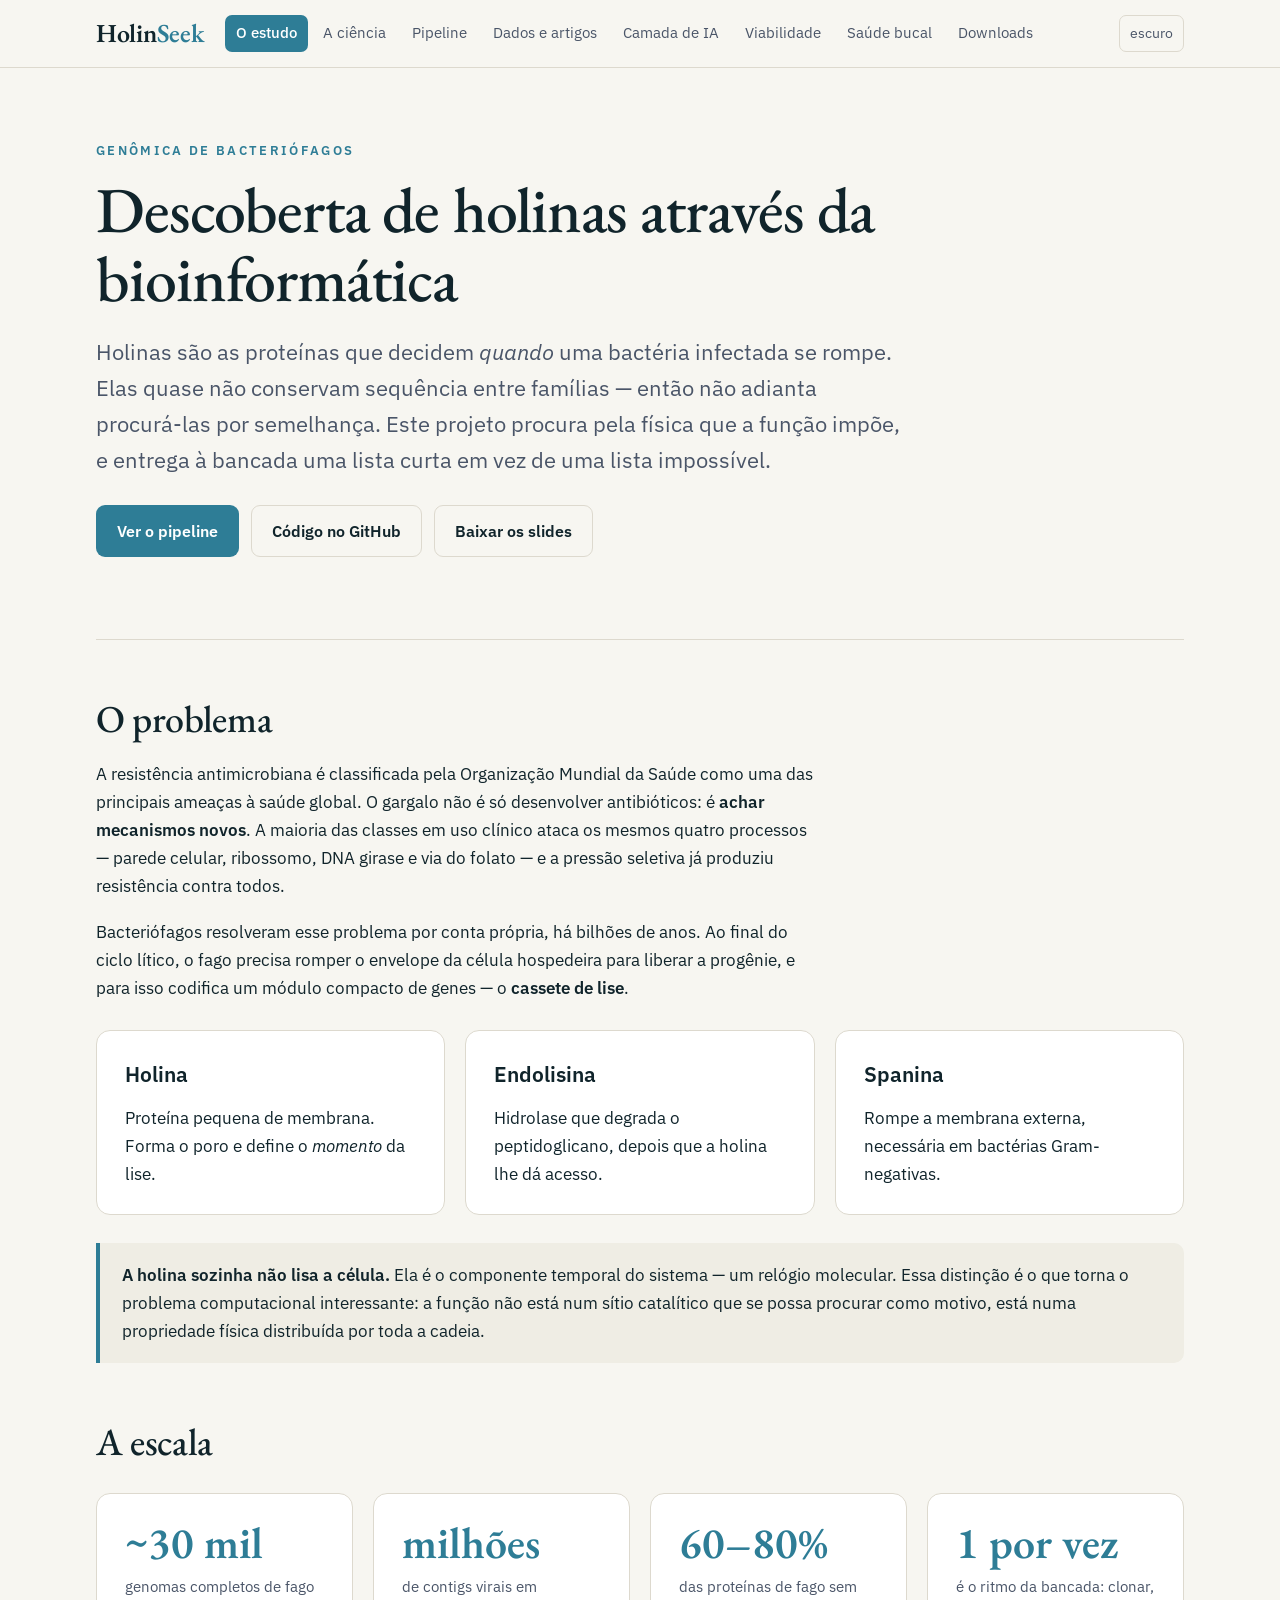
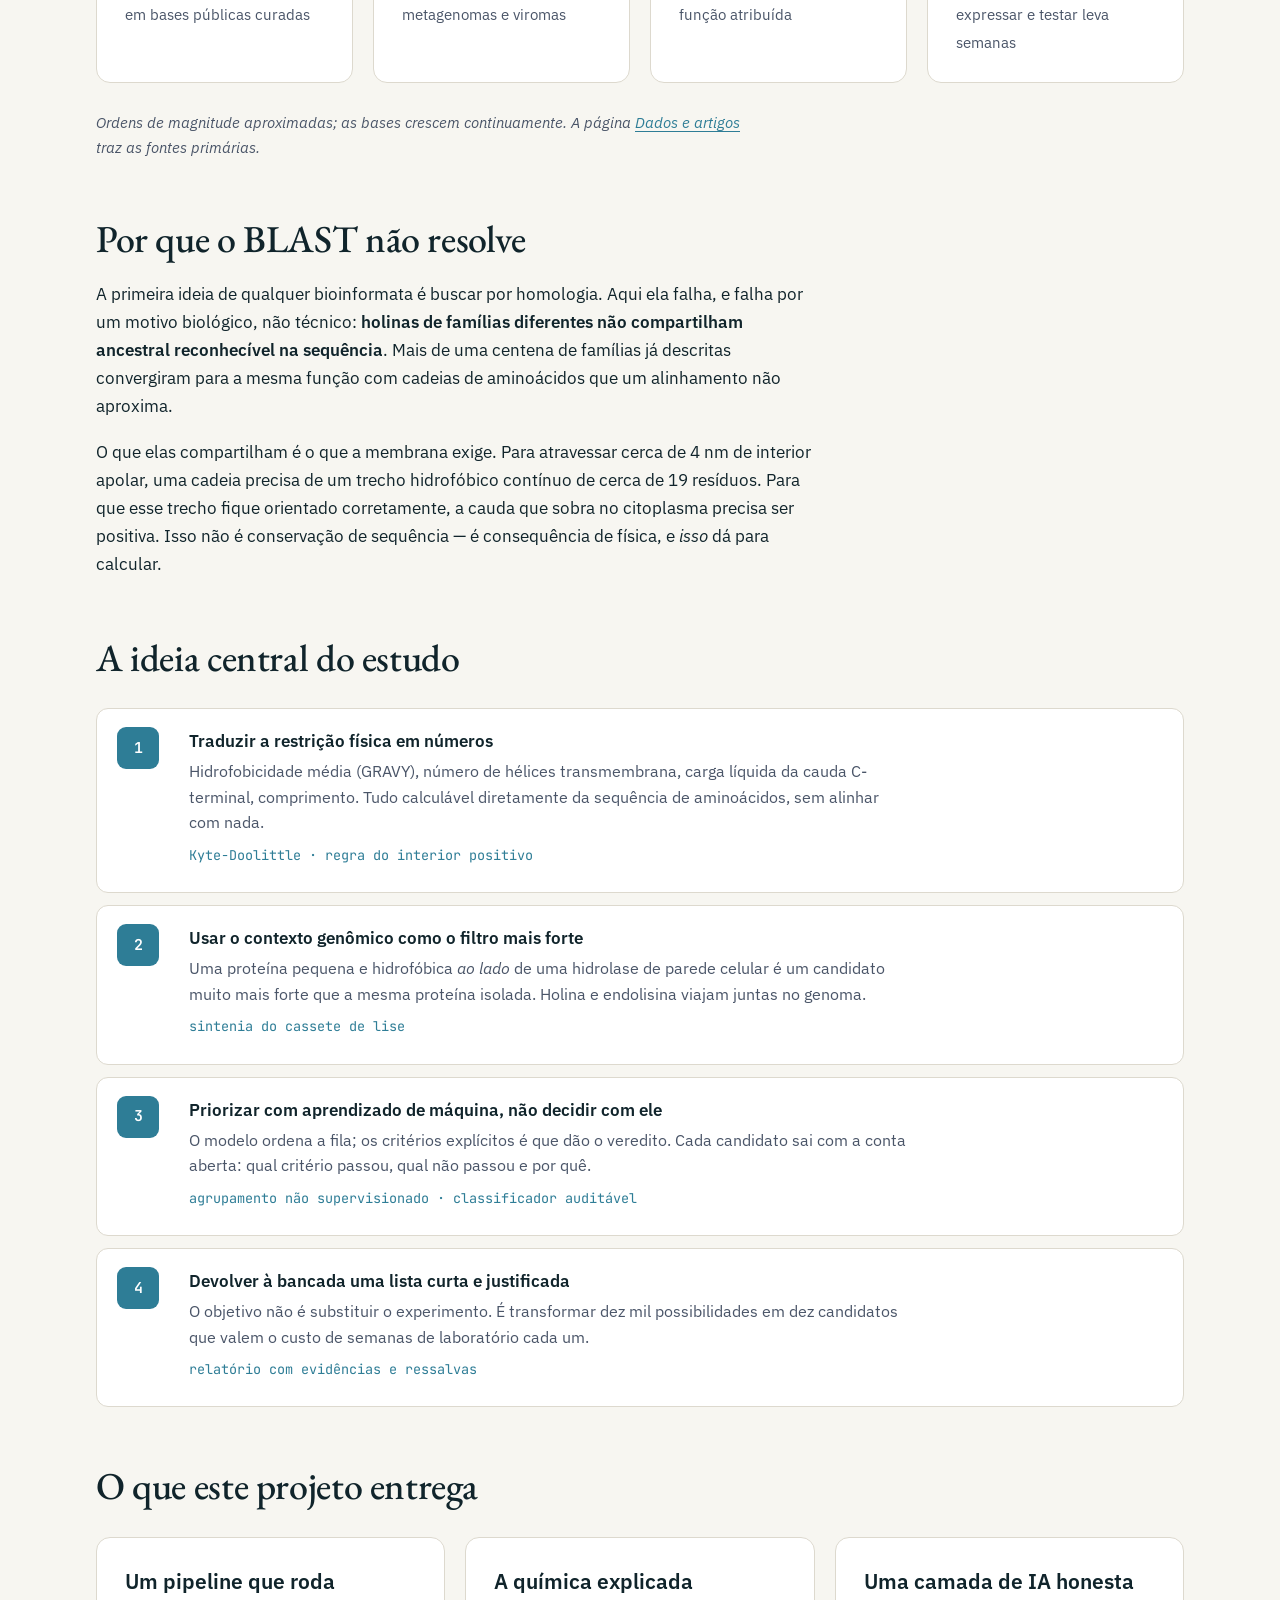
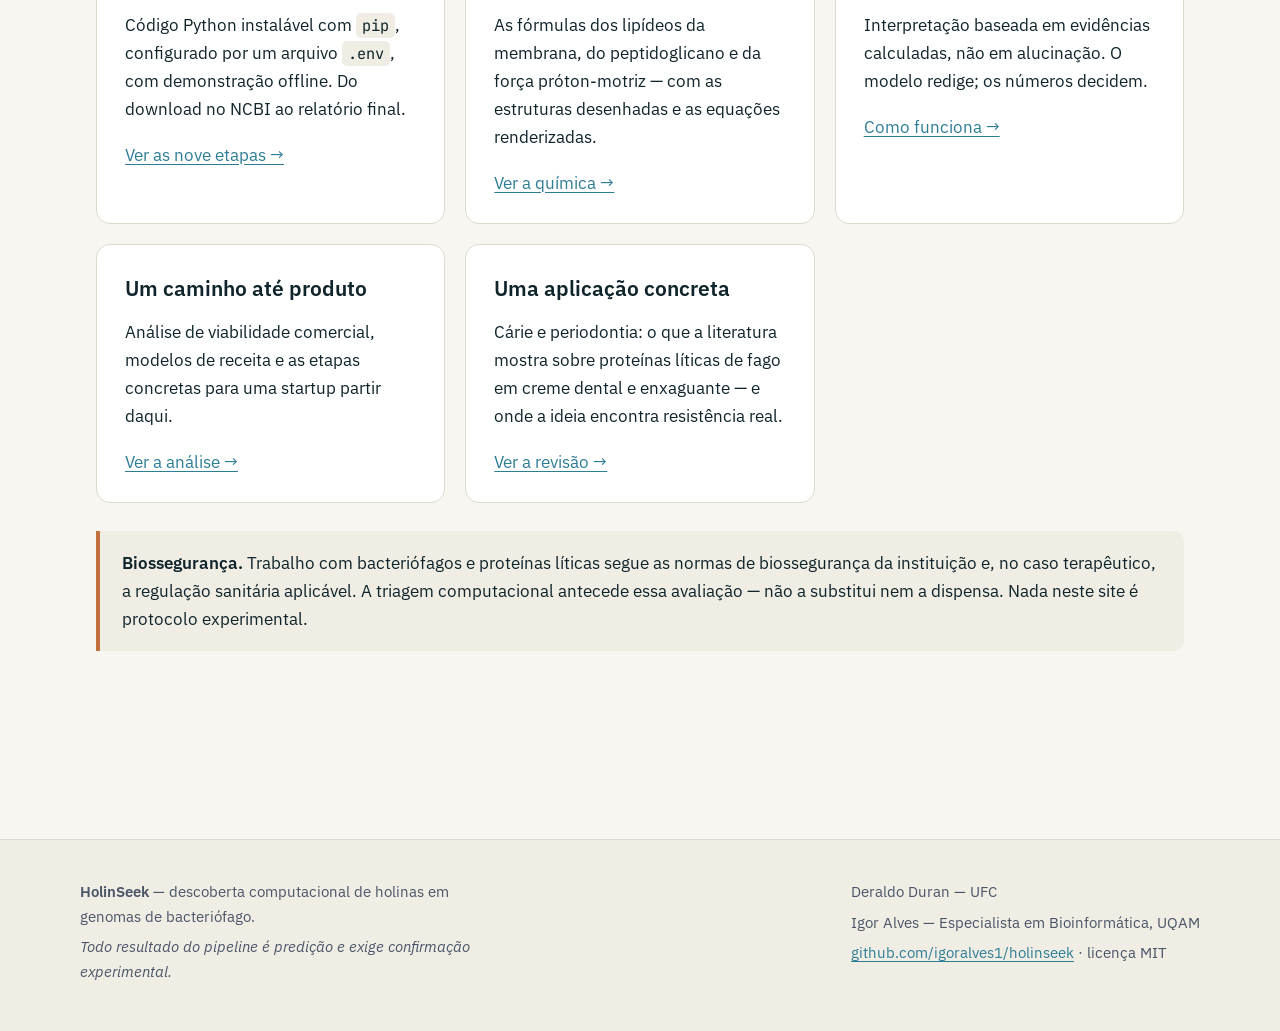
<file: docs/index.html>
<!doctype html>
<html lang="pt-BR">
<head>
<meta charset="utf-8">
<meta name="viewport" content="width=device-width, initial-scale=1">
<title>HolinSeek — Descoberta de holinas através da bioinformática</title>
<meta name="description" content="Como encontrar holinas, as proteínas que controlam o momento da lise bacteriana, em milhares de genomas de bacteriófago — química, pipeline de bioinformática, estaca tecnológica e caminho para produto.">
<link rel="preconnect" href="https://fonts.googleapis.com">
<link rel="preconnect" href="https://fonts.gstatic.com" crossorigin>
<link rel="stylesheet" href="https://fonts.googleapis.com/css2?family=EB+Garamond:wght@400;500;600&family=IBM+Plex+Sans:wght@400;500;600&family=JetBrains+Mono:wght@400;500&display=swap">
<link rel="stylesheet" href="assets/css/site.css">
<link rel="icon" href="data:image/svg+xml,<svg xmlns='http://www.w3.org/2000/svg' viewBox='0 0 100 100'><text y='.9em' font-size='90'>🧬</text></svg>">
</head>
<body>

<header class="topbar">
  <div class="topbar-inner">
    <a class="brand" href="index.html">Holin<span>Seek</span></a>
    <nav class="main">
      <a href="index.html">O estudo</a>
      <a href="ciencia.html">A ciência</a>
      <a href="pipeline.html">Pipeline</a>
      <a href="dados.html">Dados e artigos</a>
      <a href="ia.html">Camada de IA</a>
      <a href="negocio.html">Viabilidade</a>
      <a href="saude-bucal.html">Saúde bucal</a>
      <a href="downloads.html">Downloads</a>
    </nav>
    <button class="theme-toggle" type="button">escuro</button>
  </div>
</header>

<main>

<section class="hero">
  <p class="eyebrow">Genômica de bacteriófagos</p>
  <h1>Descoberta de holinas através da bioinformática</h1>
  <p class="lead">
    Holinas são as proteínas que decidem <em>quando</em> uma bactéria infectada
    se rompe. Elas quase não conservam sequência entre famílias — então não
    adianta procurá-las por semelhança. Este projeto procura pela física que a
    função impõe, e entrega à bancada uma lista curta em vez de uma lista
    impossível.
  </p>
  <div class="btn-row">
    <a class="btn" href="pipeline.html">Ver o pipeline</a>
    <a class="btn ghost" href="https://github.com/igoralves1/holinseek">Código no GitHub</a>
    <a class="btn ghost" href="downloads.html">Baixar os slides</a>
  </div>
</section>

<h2>O problema</h2>

<p>
  A resistência antimicrobiana é classificada pela Organização Mundial da Saúde
  como uma das principais ameaças à saúde global. O gargalo não é só
  desenvolver antibióticos: é <strong>achar mecanismos novos</strong>. A maioria
  das classes em uso clínico ataca os mesmos quatro processos — parede celular,
  ribossomo, DNA girase e via do folato — e a pressão seletiva já produziu
  resistência contra todos.
</p>

<p>
  Bacteriófagos resolveram esse problema por conta própria, há bilhões de anos.
  Ao final do ciclo lítico, o fago precisa romper o envelope da célula
  hospedeira para liberar a progênie, e para isso codifica um módulo compacto
  de genes — o <strong>cassete de lise</strong>.
</p>

<div class="grid three">
  <div class="card">
    <h3>Holina</h3>
    <p>Proteína pequena de membrana. Forma o poro e define o <em>momento</em> da lise.</p>
  </div>
  <div class="card">
    <h3>Endolisina</h3>
    <p>Hidrolase que degrada o peptidoglicano, depois que a holina lhe dá acesso.</p>
  </div>
  <div class="card">
    <h3>Spanina</h3>
    <p>Rompe a membrana externa, necessária em bactérias Gram-negativas.</p>
  </div>
</div>

<div class="callout">
  <p>
    <strong>A holina sozinha não lisa a célula.</strong> Ela é o componente
    temporal do sistema — um relógio molecular. Essa distinção é o que torna o
    problema computacional interessante: a função não está num sítio
    catalítico que se possa procurar como motivo, está numa propriedade física
    distribuída por toda a cadeia.
  </p>
</div>

<h2>A escala</h2>

<div class="grid four">
  <div class="card stat">
    <span class="num">~30 mil</span>
    <span class="lbl">genomas completos de fago em bases públicas curadas</span>
  </div>
  <div class="card stat">
    <span class="num">milhões</span>
    <span class="lbl">de contigs virais em metagenomas e viromas</span>
  </div>
  <div class="card stat">
    <span class="num">60–80%</span>
    <span class="lbl">das proteínas de fago sem função atribuída</span>
  </div>
  <div class="card stat">
    <span class="num">1 por vez</span>
    <span class="lbl">é o ritmo da bancada: clonar, expressar e testar leva semanas</span>
  </div>
</div>

<p class="note">
  Ordens de magnitude aproximadas; as bases crescem continuamente. A página
  <a href="dados.html">Dados e artigos</a> traz as fontes primárias.
</p>

<h2>Por que o BLAST não resolve</h2>

<p>
  A primeira ideia de qualquer bioinformata é buscar por homologia. Aqui ela
  falha, e falha por um motivo biológico, não técnico: <strong>holinas de
  famílias diferentes não compartilham ancestral reconhecível na
  sequência</strong>. Mais de uma centena de famílias já descritas convergiram
  para a mesma função com cadeias de aminoácidos que um alinhamento não
  aproxima.
</p>

<p>
  O que elas compartilham é o que a membrana exige. Para atravessar cerca de
  4 nm de interior apolar, uma cadeia precisa de um trecho hidrofóbico contínuo
  de cerca de 19 resíduos. Para que esse trecho fique orientado corretamente, a
  cauda que sobra no citoplasma precisa ser positiva. Isso não é conservação de
  sequência — é consequência de física, e <em>isso</em> dá para calcular.
</p>

<h2>A ideia central do estudo</h2>

<div class="flow">
  <div class="flow-step">
    <div class="n">1</div>
    <div>
      <h4>Traduzir a restrição física em números</h4>
      <p>
        Hidrofobicidade média (GRAVY), número de hélices transmembrana, carga
        líquida da cauda C-terminal, comprimento. Tudo calculável diretamente
        da sequência de aminoácidos, sem alinhar com nada.
      </p>
      <p class="tools">Kyte-Doolittle · regra do interior positivo</p>
    </div>
  </div>
  <div class="flow-step">
    <div class="n">2</div>
    <div>
      <h4>Usar o contexto genômico como o filtro mais forte</h4>
      <p>
        Uma proteína pequena e hidrofóbica <em>ao lado</em> de uma hidrolase de
        parede celular é um candidato muito mais forte que a mesma proteína
        isolada. Holina e endolisina viajam juntas no genoma.
      </p>
      <p class="tools">sintenia do cassete de lise</p>
    </div>
  </div>
  <div class="flow-step">
    <div class="n">3</div>
    <div>
      <h4>Priorizar com aprendizado de máquina, não decidir com ele</h4>
      <p>
        O modelo ordena a fila; os critérios explícitos é que dão o veredito.
        Cada candidato sai com a conta aberta: qual critério passou, qual não
        passou e por quê.
      </p>
      <p class="tools">agrupamento não supervisionado · classificador auditável</p>
    </div>
  </div>
  <div class="flow-step">
    <div class="n">4</div>
    <div>
      <h4>Devolver à bancada uma lista curta e justificada</h4>
      <p>
        O objetivo não é substituir o experimento. É transformar dez mil
        possibilidades em dez candidatos que valem o custo de semanas de
        laboratório cada um.
      </p>
      <p class="tools">relatório com evidências e ressalvas</p>
    </div>
  </div>
</div>

<h2>O que este projeto entrega</h2>

<div class="grid two">
  <div class="card">
    <h3>Um pipeline que roda</h3>
    <p>
      Código Python instalável com <code>pip</code>, configurado por um arquivo
      <code>.env</code>, com demonstração offline. Do download no NCBI ao
      relatório final.
    </p>
    <p><a href="pipeline.html">Ver as nove etapas →</a></p>
  </div>
  <div class="card">
    <h3>A química explicada</h3>
    <p>
      As fórmulas dos lipídeos da membrana, do peptidoglicano e da força
      próton-motriz — com as estruturas desenhadas e as equações renderizadas.
    </p>
    <p><a href="ciencia.html">Ver a química →</a></p>
  </div>
  <div class="card">
    <h3>Uma camada de IA honesta</h3>
    <p>
      Interpretação baseada em evidências calculadas, não em alucinação. O
      modelo redige; os números decidem.
    </p>
    <p><a href="ia.html">Como funciona →</a></p>
  </div>
  <div class="card">
    <h3>Um caminho até produto</h3>
    <p>
      Análise de viabilidade comercial, modelos de receita e as etapas
      concretas para uma startup partir daqui.
    </p>
    <p><a href="negocio.html">Ver a análise →</a></p>
  </div>
  <div class="card">
    <h3>Uma aplicação concreta</h3>
    <p>
      Cárie e periodontia: o que a literatura mostra sobre proteínas líticas
      de fago em creme dental e enxaguante — e onde a ideia encontra
      resistência real.
    </p>
    <p><a href="saude-bucal.html">Ver a revisão →</a></p>
  </div>
</div>

<div class="callout warn">
  <p>
    <strong>Biossegurança.</strong> Trabalho com bacteriófagos e proteínas
    líticas segue as normas de biossegurança da instituição e, no caso
    terapêutico, a regulação sanitária aplicável. A triagem computacional
    antecede essa avaliação — não a substitui nem a dispensa. Nada neste site é
    protocolo experimental.
  </p>
</div>

</main>

<footer>
  <div class="footer-inner">
    <div>
      <p><strong>HolinSeek</strong> — descoberta computacional de holinas em genomas de bacteriófago.</p>
      <p class="note">Todo resultado do pipeline é predição e exige confirmação experimental.</p>
    </div>
    <div>
      <p>Deraldo Duran — UFC</p>
      <p>Igor Alves — Especialista em Bioinformática, UQAM</p>
      <p><a href="https://github.com/igoralves1/holinseek">github.com/igoralves1/holinseek</a> · licença MIT</p>
    </div>
  </div>
</footer>

<script src="assets/js/site.js"></script>
</body>
</html>
</file>
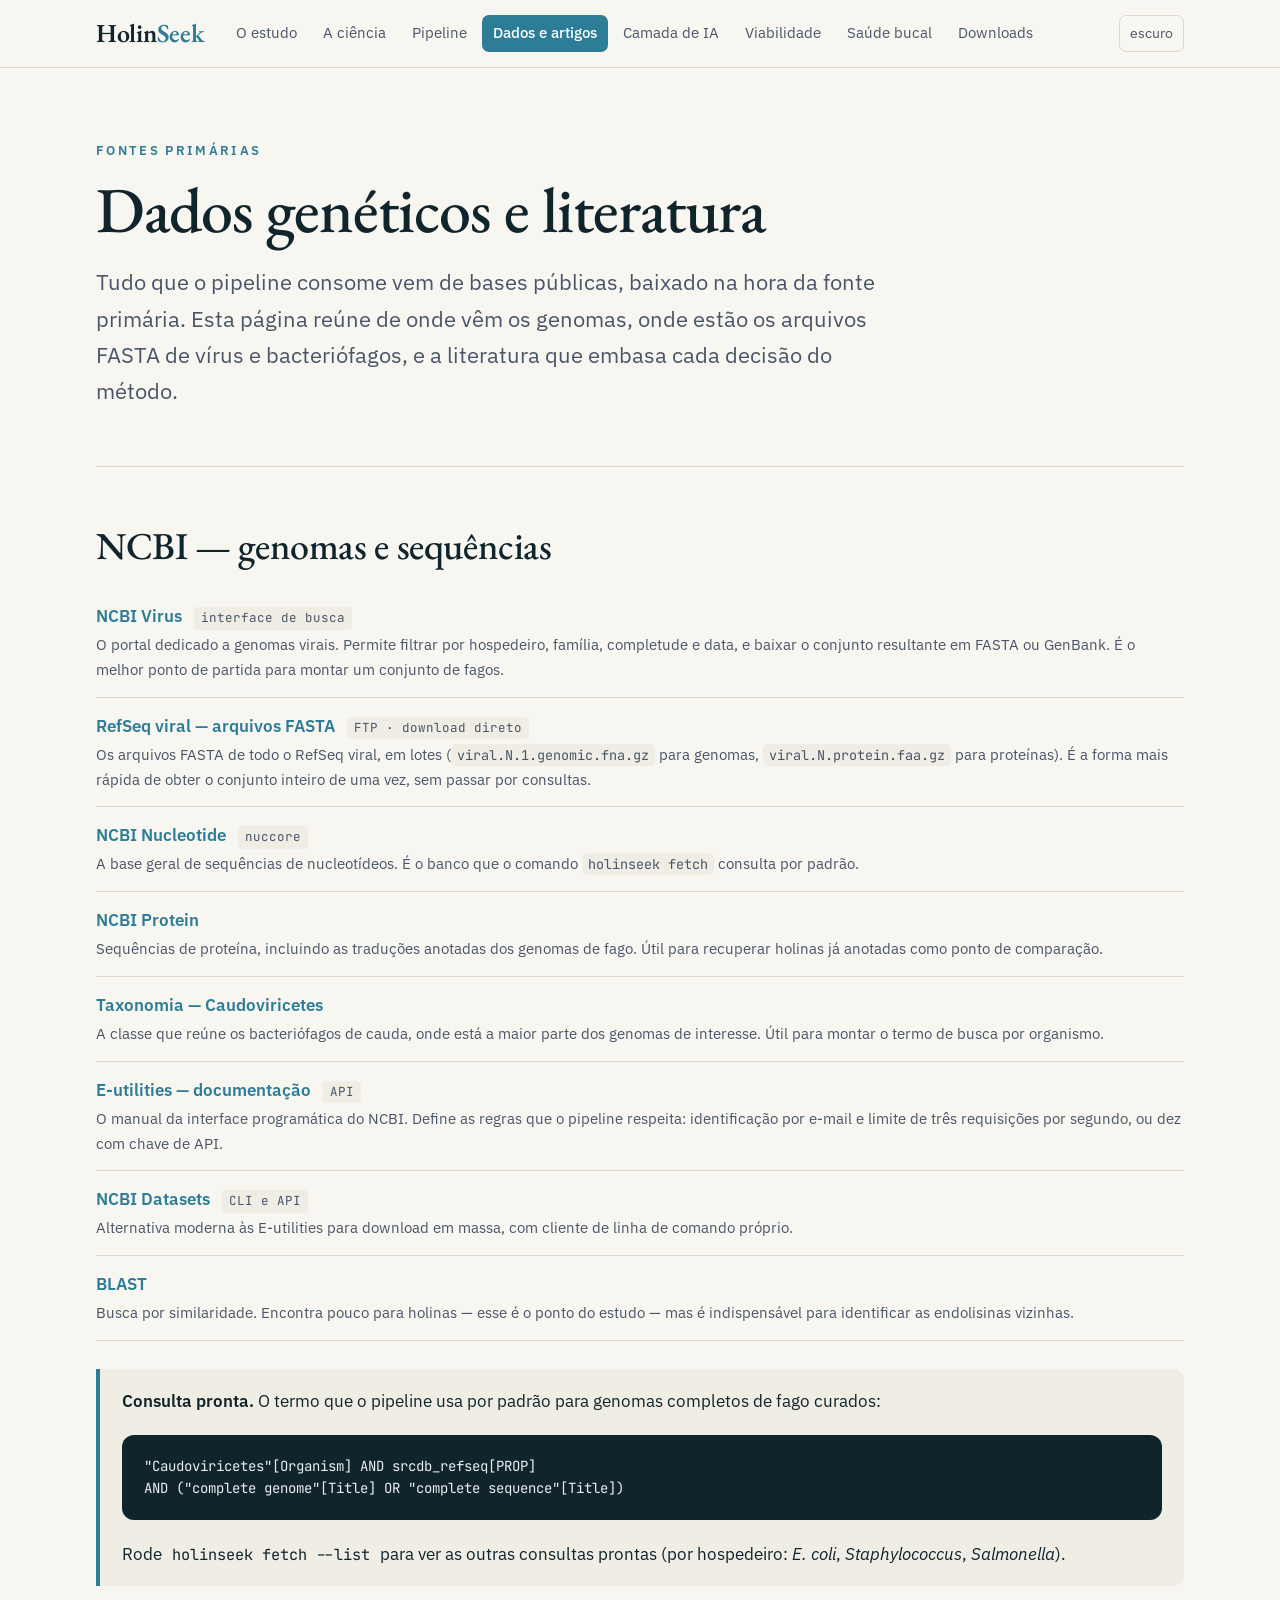
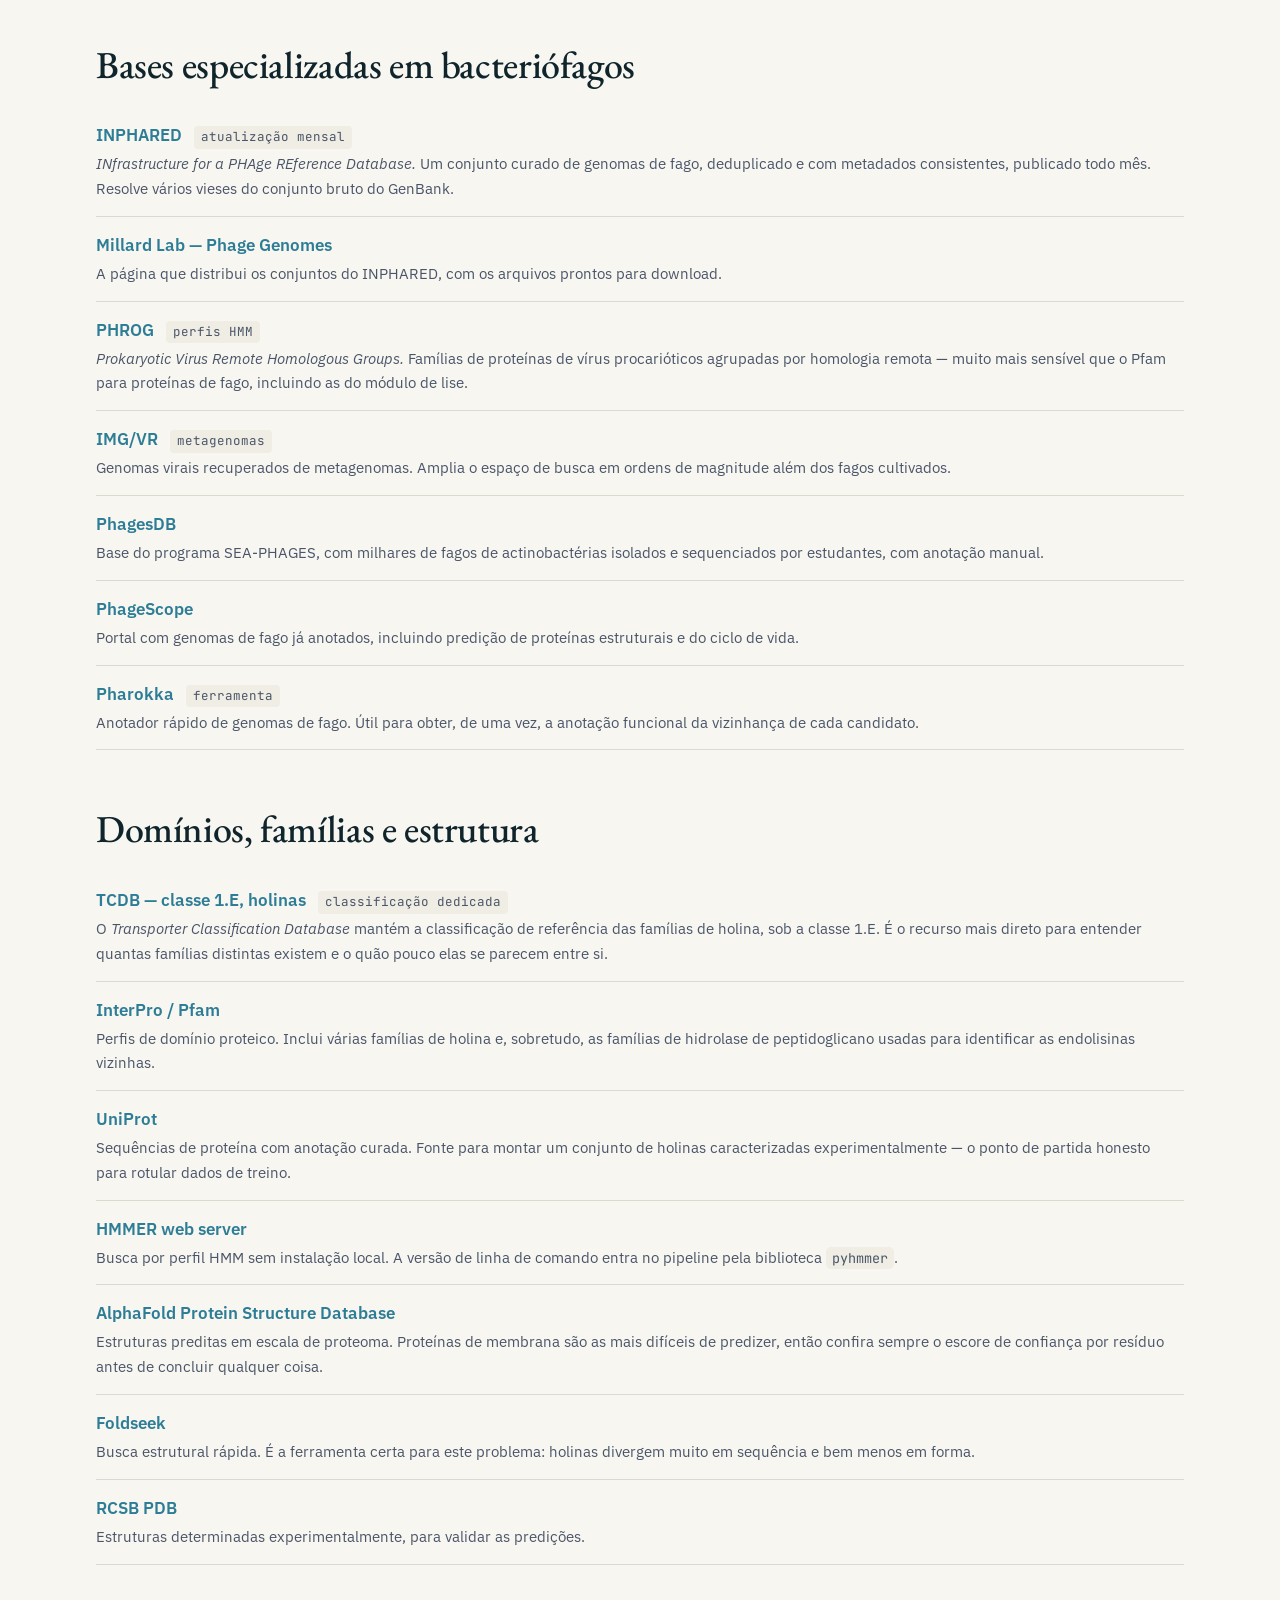
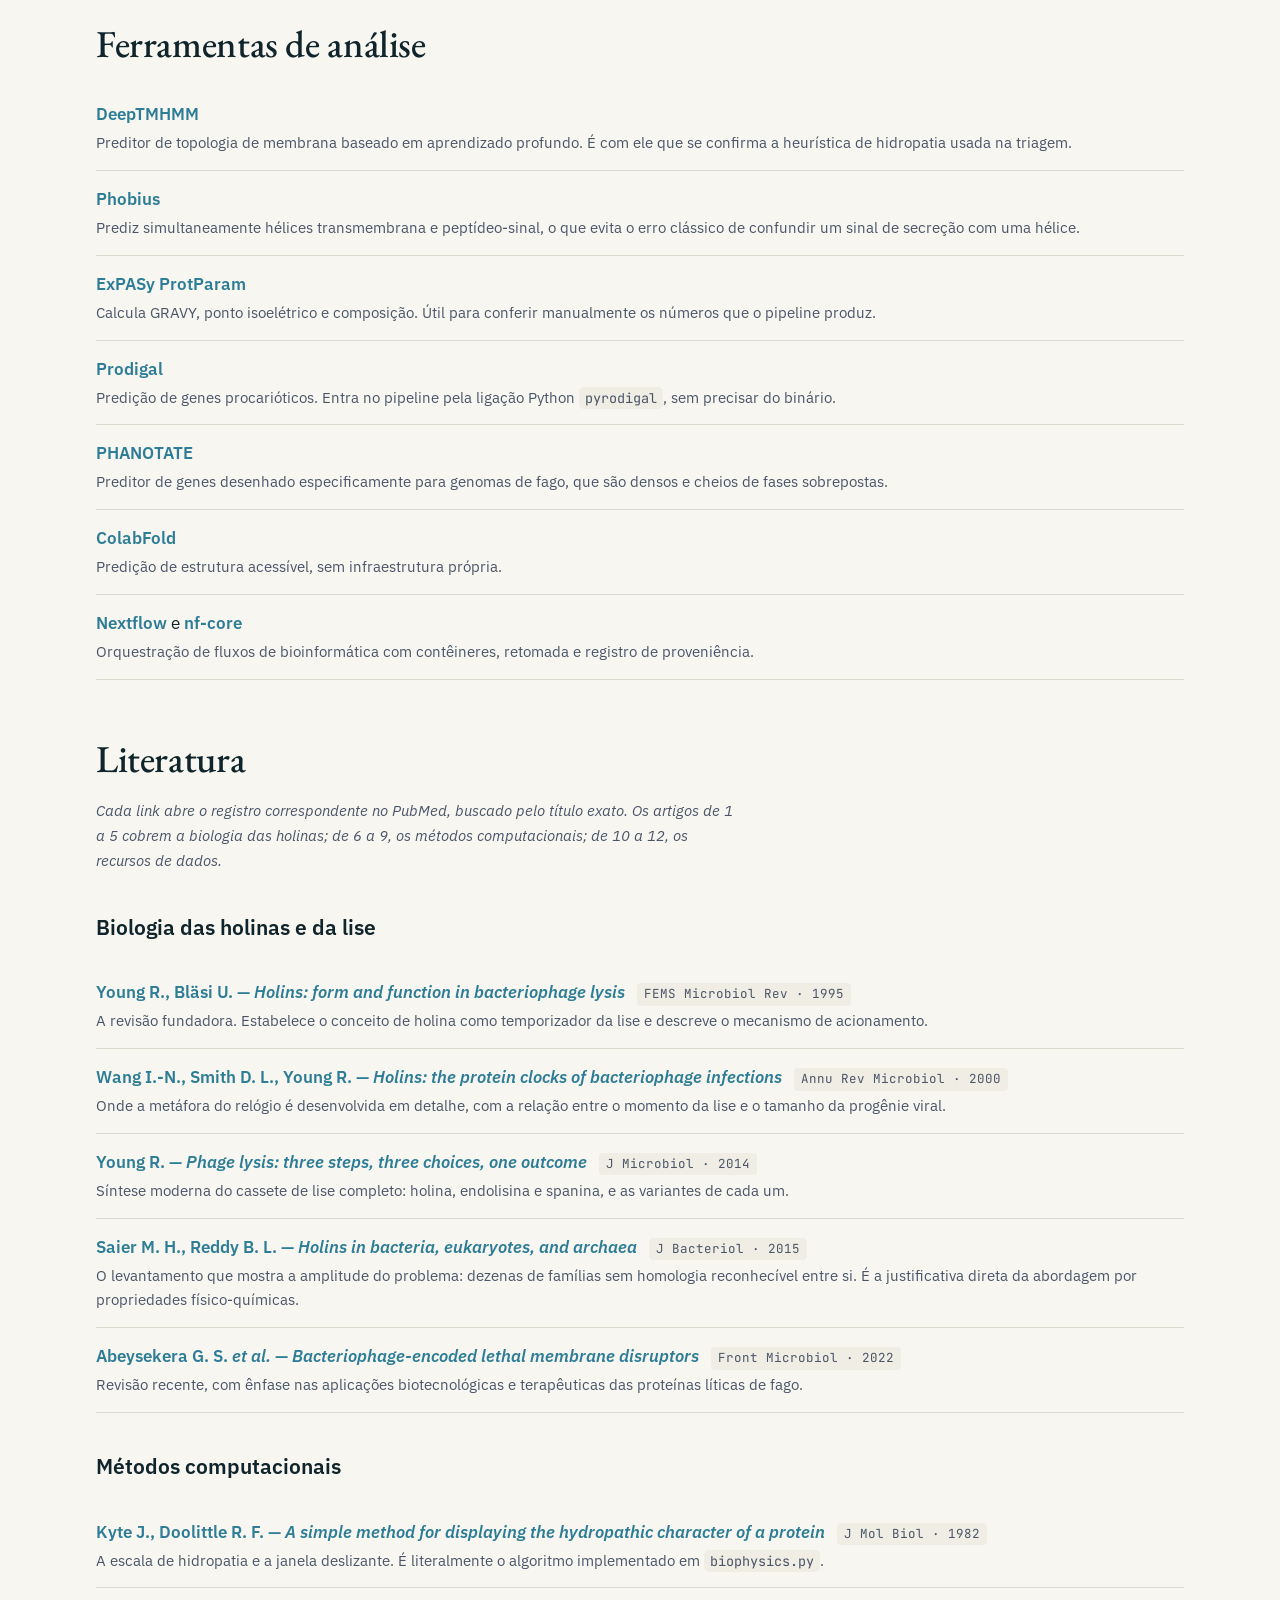
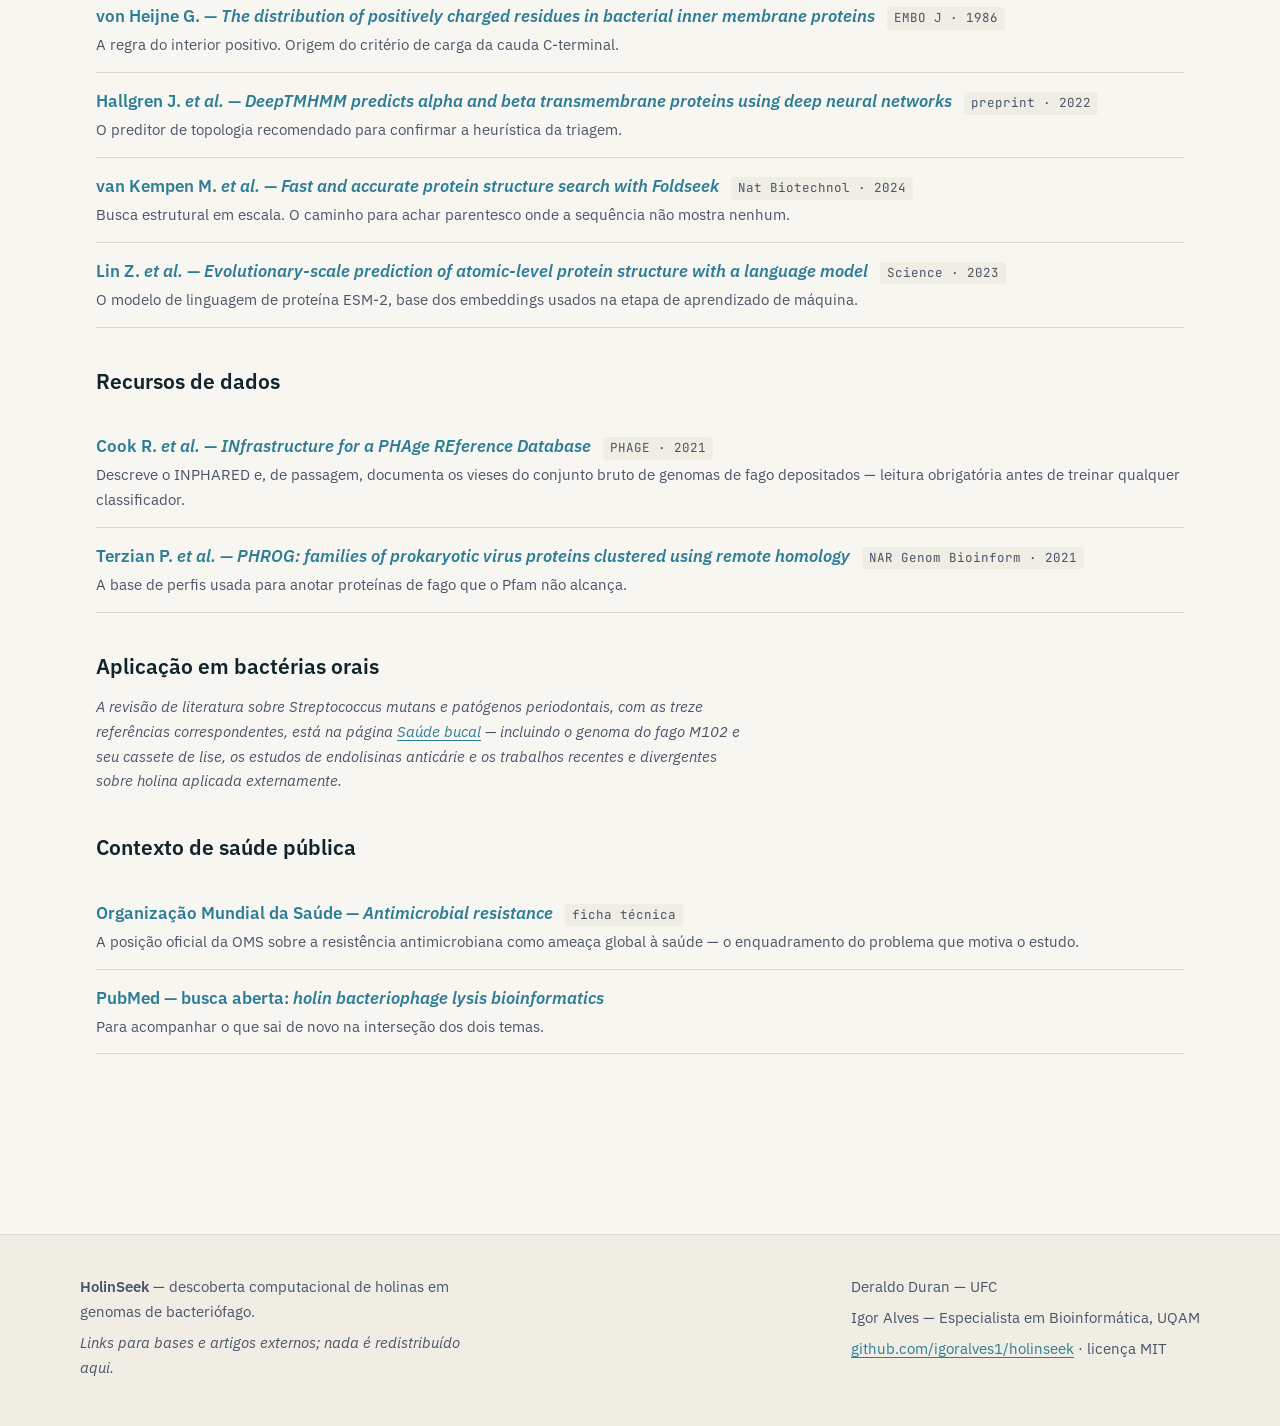
<file: docs/dados.html>
<!doctype html>
<html lang="pt-BR">
<head>
<meta charset="utf-8">
<meta name="viewport" content="width=device-width, initial-scale=1">
<title>Dados e artigos — HolinSeek</title>
<meta name="description" content="Bancos de dados genéticos do NCBI e outros, arquivos FASTA de vírus e bacteriófagos, bases de domínio e estrutura, e a literatura científica que embasa o estudo.">
<link rel="preconnect" href="https://fonts.googleapis.com">
<link rel="preconnect" href="https://fonts.gstatic.com" crossorigin>
<link rel="stylesheet" href="https://fonts.googleapis.com/css2?family=EB+Garamond:wght@400;500;600&family=IBM+Plex+Sans:wght@400;500;600&family=JetBrains+Mono:wght@400;500&display=swap">
<link rel="stylesheet" href="assets/css/site.css">
<link rel="icon" href="data:image/svg+xml,<svg xmlns='http://www.w3.org/2000/svg' viewBox='0 0 100 100'><text y='.9em' font-size='90'>🧬</text></svg>">
</head>
<body>

<header class="topbar">
  <div class="topbar-inner">
    <a class="brand" href="index.html">Holin<span>Seek</span></a>
    <nav class="main">
      <a href="index.html">O estudo</a>
      <a href="ciencia.html">A ciência</a>
      <a href="pipeline.html">Pipeline</a>
      <a href="dados.html">Dados e artigos</a>
      <a href="ia.html">Camada de IA</a>
      <a href="negocio.html">Viabilidade</a>
      <a href="saude-bucal.html">Saúde bucal</a>
      <a href="downloads.html">Downloads</a>
    </nav>
    <button class="theme-toggle" type="button">escuro</button>
  </div>
</header>

<main>

<section class="hero">
  <p class="eyebrow">Fontes primárias</p>
  <h1>Dados genéticos e literatura</h1>
  <p class="lead">
    Tudo que o pipeline consome vem de bases públicas, baixado na hora da
    fonte primária. Esta página reúne de onde vêm os genomas, onde estão os
    arquivos FASTA de vírus e bacteriófagos, e a literatura que embasa cada
    decisão do método.
  </p>
</section>

<h2>NCBI — genomas e sequências</h2>

<ul class="linklist">
  <li>
    <a href="https://www.ncbi.nlm.nih.gov/labs/virus/vssi/">NCBI Virus</a>
    <span class="meta">interface de busca</span>
    <span class="desc">
      O portal dedicado a genomas virais. Permite filtrar por hospedeiro,
      família, completude e data, e baixar o conjunto resultante em FASTA ou
      GenBank. É o melhor ponto de partida para montar um conjunto de fagos.
    </span>
  </li>
  <li>
    <a href="https://ftp.ncbi.nlm.nih.gov/refseq/release/viral/">RefSeq viral — arquivos FASTA</a>
    <span class="meta">FTP · download direto</span>
    <span class="desc">
      Os arquivos FASTA de todo o RefSeq viral, em lotes
      (<code>viral.N.1.genomic.fna.gz</code> para genomas,
      <code>viral.N.protein.faa.gz</code> para proteínas). É a forma mais
      rápida de obter o conjunto inteiro de uma vez, sem passar por consultas.
    </span>
  </li>
  <li>
    <a href="https://www.ncbi.nlm.nih.gov/nuccore">NCBI Nucleotide</a>
    <span class="meta">nuccore</span>
    <span class="desc">
      A base geral de sequências de nucleotídeos. É o banco que o comando
      <code>holinseek fetch</code> consulta por padrão.
    </span>
  </li>
  <li>
    <a href="https://www.ncbi.nlm.nih.gov/protein">NCBI Protein</a>
    <span class="desc">
      Sequências de proteína, incluindo as traduções anotadas dos genomas de
      fago. Útil para recuperar holinas já anotadas como ponto de comparação.
    </span>
  </li>
  <li>
    <a href="https://www.ncbi.nlm.nih.gov/Taxonomy/Browser/wwwtax.cgi?name=Caudoviricetes">Taxonomia — Caudoviricetes</a>
    <span class="desc">
      A classe que reúne os bacteriófagos de cauda, onde está a maior parte dos
      genomas de interesse. Útil para montar o termo de busca por organismo.
    </span>
  </li>
  <li>
    <a href="https://www.ncbi.nlm.nih.gov/books/NBK25501/">E-utilities — documentação</a>
    <span class="meta">API</span>
    <span class="desc">
      O manual da interface programática do NCBI. Define as regras que o
      pipeline respeita: identificação por e-mail e limite de três requisições
      por segundo, ou dez com chave de API.
    </span>
  </li>
  <li>
    <a href="https://www.ncbi.nlm.nih.gov/datasets/">NCBI Datasets</a>
    <span class="meta">CLI e API</span>
    <span class="desc">
      Alternativa moderna às E-utilities para download em massa, com cliente de
      linha de comando próprio.
    </span>
  </li>
  <li>
    <a href="https://blast.ncbi.nlm.nih.gov/Blast.cgi">BLAST</a>
    <span class="desc">
      Busca por similaridade. Encontra pouco para holinas — esse é o ponto do
      estudo — mas é indispensável para identificar as endolisinas vizinhas.
    </span>
  </li>
</ul>

<div class="callout">
  <p>
    <strong>Consulta pronta.</strong> O termo que o pipeline usa por padrão
    para genomas completos de fago curados:
  </p>
  <pre><code>"Caudoviricetes"[Organism] AND srcdb_refseq[PROP]
AND ("complete genome"[Title] OR "complete sequence"[Title])</code></pre>
  <p>
    Rode <code>holinseek fetch --list</code> para ver as outras consultas
    prontas (por hospedeiro: <em>E. coli</em>, <em>Staphylococcus</em>,
    <em>Salmonella</em>).
  </p>
</div>

<h2>Bases especializadas em bacteriófagos</h2>

<ul class="linklist">
  <li>
    <a href="https://github.com/RyanCook94/inphared">INPHARED</a>
    <span class="meta">atualização mensal</span>
    <span class="desc">
      <em>INfrastructure for a PHAge REference Database.</em> Um conjunto
      curado de genomas de fago, deduplicado e com metadados consistentes,
      publicado todo mês. Resolve vários vieses do conjunto bruto do GenBank.
    </span>
  </li>
  <li>
    <a href="https://millardlab.org/phage-genomes/">Millard Lab — Phage Genomes</a>
    <span class="desc">
      A página que distribui os conjuntos do INPHARED, com os arquivos prontos
      para download.
    </span>
  </li>
  <li>
    <a href="https://phrogs.lmge.uca.fr/">PHROG</a>
    <span class="meta">perfis HMM</span>
    <span class="desc">
      <em>Prokaryotic Virus Remote Homologous Groups.</em> Famílias de
      proteínas de vírus procarióticos agrupadas por homologia remota — muito
      mais sensível que o Pfam para proteínas de fago, incluindo as do módulo
      de lise.
    </span>
  </li>
  <li>
    <a href="https://img.jgi.doe.gov/vr/">IMG/VR</a>
    <span class="meta">metagenomas</span>
    <span class="desc">
      Genomas virais recuperados de metagenomas. Amplia o espaço de busca em
      ordens de magnitude além dos fagos cultivados.
    </span>
  </li>
  <li>
    <a href="https://phagesdb.org/">PhagesDB</a>
    <span class="desc">
      Base do programa SEA-PHAGES, com milhares de fagos de actinobactérias
      isolados e sequenciados por estudantes, com anotação manual.
    </span>
  </li>
  <li>
    <a href="https://phagescope.deepomics.org/">PhageScope</a>
    <span class="desc">
      Portal com genomas de fago já anotados, incluindo predição de proteínas
      estruturais e do ciclo de vida.
    </span>
  </li>
  <li>
    <a href="https://github.com/gbouras13/pharokka">Pharokka</a>
    <span class="meta">ferramenta</span>
    <span class="desc">
      Anotador rápido de genomas de fago. Útil para obter, de uma vez, a
      anotação funcional da vizinhança de cada candidato.
    </span>
  </li>
</ul>

<h2>Domínios, famílias e estrutura</h2>

<ul class="linklist">
  <li>
    <a href="https://www.tcdb.org/browse.php?tc=1.E">TCDB — classe 1.E, holinas</a>
    <span class="meta">classificação dedicada</span>
    <span class="desc">
      O <em>Transporter Classification Database</em> mantém a classificação de
      referência das famílias de holina, sob a classe 1.E. É o recurso mais
      direto para entender quantas famílias distintas existem e o quão pouco
      elas se parecem entre si.
    </span>
  </li>
  <li>
    <a href="https://www.ebi.ac.uk/interpro/">InterPro / Pfam</a>
    <span class="desc">
      Perfis de domínio proteico. Inclui várias famílias de holina e,
      sobretudo, as famílias de hidrolase de peptidoglicano usadas para
      identificar as endolisinas vizinhas.
    </span>
  </li>
  <li>
    <a href="https://www.uniprot.org/">UniProt</a>
    <span class="desc">
      Sequências de proteína com anotação curada. Fonte para montar um
      conjunto de holinas caracterizadas experimentalmente — o ponto de partida
      honesto para rotular dados de treino.
    </span>
  </li>
  <li>
    <a href="https://www.ebi.ac.uk/Tools/hmmer/">HMMER web server</a>
    <span class="desc">
      Busca por perfil HMM sem instalação local. A versão de linha de comando
      entra no pipeline pela biblioteca <code>pyhmmer</code>.
    </span>
  </li>
  <li>
    <a href="https://alphafold.ebi.ac.uk/">AlphaFold Protein Structure Database</a>
    <span class="desc">
      Estruturas preditas em escala de proteoma. Proteínas de membrana são as
      mais difíceis de predizer, então confira sempre o escore de confiança por
      resíduo antes de concluir qualquer coisa.
    </span>
  </li>
  <li>
    <a href="https://search.foldseek.com/search">Foldseek</a>
    <span class="desc">
      Busca estrutural rápida. É a ferramenta certa para este problema:
      holinas divergem muito em sequência e bem menos em forma.
    </span>
  </li>
  <li>
    <a href="https://www.rcsb.org/">RCSB PDB</a>
    <span class="desc">
      Estruturas determinadas experimentalmente, para validar as predições.
    </span>
  </li>
</ul>

<h2>Ferramentas de análise</h2>

<ul class="linklist">
  <li>
    <a href="https://dtu.biolib.com/DeepTMHMM">DeepTMHMM</a>
    <span class="desc">
      Preditor de topologia de membrana baseado em aprendizado profundo.
      É com ele que se confirma a heurística de hidropatia usada na triagem.
    </span>
  </li>
  <li>
    <a href="https://phobius.sbc.su.se/">Phobius</a>
    <span class="desc">
      Prediz simultaneamente hélices transmembrana e peptídeo-sinal, o que
      evita o erro clássico de confundir um sinal de secreção com uma hélice.
    </span>
  </li>
  <li>
    <a href="https://web.expasy.org/protparam/">ExPASy ProtParam</a>
    <span class="desc">
      Calcula GRAVY, ponto isoelétrico e composição. Útil para conferir
      manualmente os números que o pipeline produz.
    </span>
  </li>
  <li>
    <a href="https://github.com/hyattpd/Prodigal">Prodigal</a>
    <span class="desc">
      Predição de genes procarióticos. Entra no pipeline pela ligação Python
      <code>pyrodigal</code>, sem precisar do binário.
    </span>
  </li>
  <li>
    <a href="https://github.com/deprekate/PHANOTATE">PHANOTATE</a>
    <span class="desc">
      Preditor de genes desenhado especificamente para genomas de fago, que são
      densos e cheios de fases sobrepostas.
    </span>
  </li>
  <li>
    <a href="https://github.com/sokrypton/ColabFold">ColabFold</a>
    <span class="desc">
      Predição de estrutura acessível, sem infraestrutura própria.
    </span>
  </li>
  <li>
    <a href="https://www.nextflow.io/">Nextflow</a> e
    <a href="https://nf-co.re/">nf-core</a>
    <span class="desc">
      Orquestração de fluxos de bioinformática com contêineres, retomada e
      registro de proveniência.
    </span>
  </li>
</ul>

<h2>Literatura</h2>

<p class="note">
  Cada link abre o registro correspondente no PubMed, buscado pelo título
  exato. Os artigos de 1 a 5 cobrem a biologia das holinas; de 6 a 9, os
  métodos computacionais; de 10 a 12, os recursos de dados.
</p>

<h3>Biologia das holinas e da lise</h3>

<ol class="linklist">
  <li>
    <a href="https://pubmed.ncbi.nlm.nih.gov/?term=%22Holins%3A+form+and+function+in+bacteriophage+lysis%22">
      Young R., Bläsi U. — <em>Holins: form and function in bacteriophage lysis</em>
    </a>
    <span class="meta">FEMS Microbiol Rev · 1995</span>
    <span class="desc">
      A revisão fundadora. Estabelece o conceito de holina como temporizador da
      lise e descreve o mecanismo de acionamento.
    </span>
  </li>
  <li>
    <a href="https://pubmed.ncbi.nlm.nih.gov/?term=%22Holins%3A+the+protein+clocks+of+bacteriophage+infections%22">
      Wang I.-N., Smith D. L., Young R. — <em>Holins: the protein clocks of bacteriophage infections</em>
    </a>
    <span class="meta">Annu Rev Microbiol · 2000</span>
    <span class="desc">
      Onde a metáfora do relógio é desenvolvida em detalhe, com a relação entre
      o momento da lise e o tamanho da progênie viral.
    </span>
  </li>
  <li>
    <a href="https://pubmed.ncbi.nlm.nih.gov/?term=%22Phage+lysis%3A+three+steps%2C+three+choices%2C+one+outcome%22">
      Young R. — <em>Phage lysis: three steps, three choices, one outcome</em>
    </a>
    <span class="meta">J Microbiol · 2014</span>
    <span class="desc">
      Síntese moderna do cassete de lise completo: holina, endolisina e
      spanina, e as variantes de cada um.
    </span>
  </li>
  <li>
    <a href="https://pubmed.ncbi.nlm.nih.gov/?term=%22Holins+in+bacteria%2C+eukaryotes%2C+and+archaea%22">
      Saier M. H., Reddy B. L. — <em>Holins in bacteria, eukaryotes, and archaea</em>
    </a>
    <span class="meta">J Bacteriol · 2015</span>
    <span class="desc">
      O levantamento que mostra a amplitude do problema: dezenas de famílias
      sem homologia reconhecível entre si. É a justificativa direta da
      abordagem por propriedades físico-químicas.
    </span>
  </li>
  <li>
    <a href="https://pubmed.ncbi.nlm.nih.gov/?term=%22Bacteriophage-encoded+lethal+membrane+disruptors%22">
      Abeysekera G. S. <em>et al.</em> — <em>Bacteriophage-encoded lethal membrane disruptors</em>
    </a>
    <span class="meta">Front Microbiol · 2022</span>
    <span class="desc">
      Revisão recente, com ênfase nas aplicações biotecnológicas e
      terapêuticas das proteínas líticas de fago.
    </span>
  </li>
</ol>

<h3>Métodos computacionais</h3>

<ol class="linklist" start="6">
  <li>
    <a href="https://pubmed.ncbi.nlm.nih.gov/?term=%22A+simple+method+for+displaying+the+hydropathic+character+of+a+protein%22">
      Kyte J., Doolittle R. F. — <em>A simple method for displaying the hydropathic character of a protein</em>
    </a>
    <span class="meta">J Mol Biol · 1982</span>
    <span class="desc">
      A escala de hidropatia e a janela deslizante. É literalmente o algoritmo
      implementado em <code>biophysics.py</code>.
    </span>
  </li>
  <li>
    <a href="https://pubmed.ncbi.nlm.nih.gov/?term=%22The+distribution+of+positively+charged+residues+in+bacterial+inner+membrane+proteins%22">
      von Heijne G. — <em>The distribution of positively charged residues in bacterial inner membrane proteins</em>
    </a>
    <span class="meta">EMBO J · 1986</span>
    <span class="desc">
      A regra do interior positivo. Origem do critério de carga da cauda
      C-terminal.
    </span>
  </li>
  <li>
    <a href="https://pubmed.ncbi.nlm.nih.gov/?term=%22DeepTMHMM+predicts+alpha+and+beta+transmembrane+proteins%22">
      Hallgren J. <em>et al.</em> — <em>DeepTMHMM predicts alpha and beta transmembrane proteins using deep neural networks</em>
    </a>
    <span class="meta">preprint · 2022</span>
    <span class="desc">
      O preditor de topologia recomendado para confirmar a heurística da
      triagem.
    </span>
  </li>
  <li>
    <a href="https://pubmed.ncbi.nlm.nih.gov/?term=%22Fast+and+accurate+protein+structure+search+with+Foldseek%22">
      van Kempen M. <em>et al.</em> — <em>Fast and accurate protein structure search with Foldseek</em>
    </a>
    <span class="meta">Nat Biotechnol · 2024</span>
    <span class="desc">
      Busca estrutural em escala. O caminho para achar parentesco onde a
      sequência não mostra nenhum.
    </span>
  </li>
  <li>
    <a href="https://pubmed.ncbi.nlm.nih.gov/?term=%22Evolutionary-scale+prediction+of+atomic-level+protein+structure+with+a+language+model%22">
      Lin Z. <em>et al.</em> — <em>Evolutionary-scale prediction of atomic-level protein structure with a language model</em>
    </a>
    <span class="meta">Science · 2023</span>
    <span class="desc">
      O modelo de linguagem de proteína ESM-2, base dos embeddings usados na
      etapa de aprendizado de máquina.
    </span>
  </li>
</ol>

<h3>Recursos de dados</h3>

<ol class="linklist" start="11">
  <li>
    <a href="https://pubmed.ncbi.nlm.nih.gov/?term=%22INfrastructure+for+a+PHAge+REference+Database%22">
      Cook R. <em>et al.</em> — <em>INfrastructure for a PHAge REference Database</em>
    </a>
    <span class="meta">PHAGE · 2021</span>
    <span class="desc">
      Descreve o INPHARED e, de passagem, documenta os vieses do conjunto bruto
      de genomas de fago depositados — leitura obrigatória antes de treinar
      qualquer classificador.
    </span>
  </li>
  <li>
    <a href="https://pubmed.ncbi.nlm.nih.gov/?term=%22PHROG%3A+families+of+prokaryotic+virus+proteins+clustered+using+remote+homology%22">
      Terzian P. <em>et al.</em> — <em>PHROG: families of prokaryotic virus proteins clustered using remote homology</em>
    </a>
    <span class="meta">NAR Genom Bioinform · 2021</span>
    <span class="desc">
      A base de perfis usada para anotar proteínas de fago que o Pfam não
      alcança.
    </span>
  </li>
</ol>

<h3>Aplicação em bactérias orais</h3>

<p class="note">
  A revisão de literatura sobre <em>Streptococcus mutans</em> e patógenos
  periodontais, com as treze referências correspondentes, está na página
  <a href="saude-bucal.html">Saúde bucal</a> — incluindo o genoma do fago M102
  e seu cassete de lise, os estudos de endolisinas anticárie e os trabalhos
  recentes e divergentes sobre holina aplicada externamente.
</p>

<h3>Contexto de saúde pública</h3>

<ul class="linklist">
  <li>
    <a href="https://www.who.int/news-room/fact-sheets/detail/antimicrobial-resistance">
      Organização Mundial da Saúde — <em>Antimicrobial resistance</em>
    </a>
    <span class="meta">ficha técnica</span>
    <span class="desc">
      A posição oficial da OMS sobre a resistência antimicrobiana como ameaça
      global à saúde — o enquadramento do problema que motiva o estudo.
    </span>
  </li>
  <li>
    <a href="https://pubmed.ncbi.nlm.nih.gov/?term=holin+bacteriophage+lysis+bioinformatics">
      PubMed — busca aberta: <em>holin bacteriophage lysis bioinformatics</em>
    </a>
    <span class="desc">
      Para acompanhar o que sai de novo na interseção dos dois temas.
    </span>
  </li>
</ul>

</main>

<footer>
  <div class="footer-inner">
    <div>
      <p><strong>HolinSeek</strong> — descoberta computacional de holinas em genomas de bacteriófago.</p>
      <p class="note">Links para bases e artigos externos; nada é redistribuído aqui.</p>
    </div>
    <div>
      <p>Deraldo Duran — UFC</p>
      <p>Igor Alves — Especialista em Bioinformática, UQAM</p>
      <p><a href="https://github.com/igoralves1/holinseek">github.com/igoralves1/holinseek</a> · licença MIT</p>
    </div>
  </div>
</footer>

<script src="assets/js/site.js"></script>
</body>
</html>
</file>
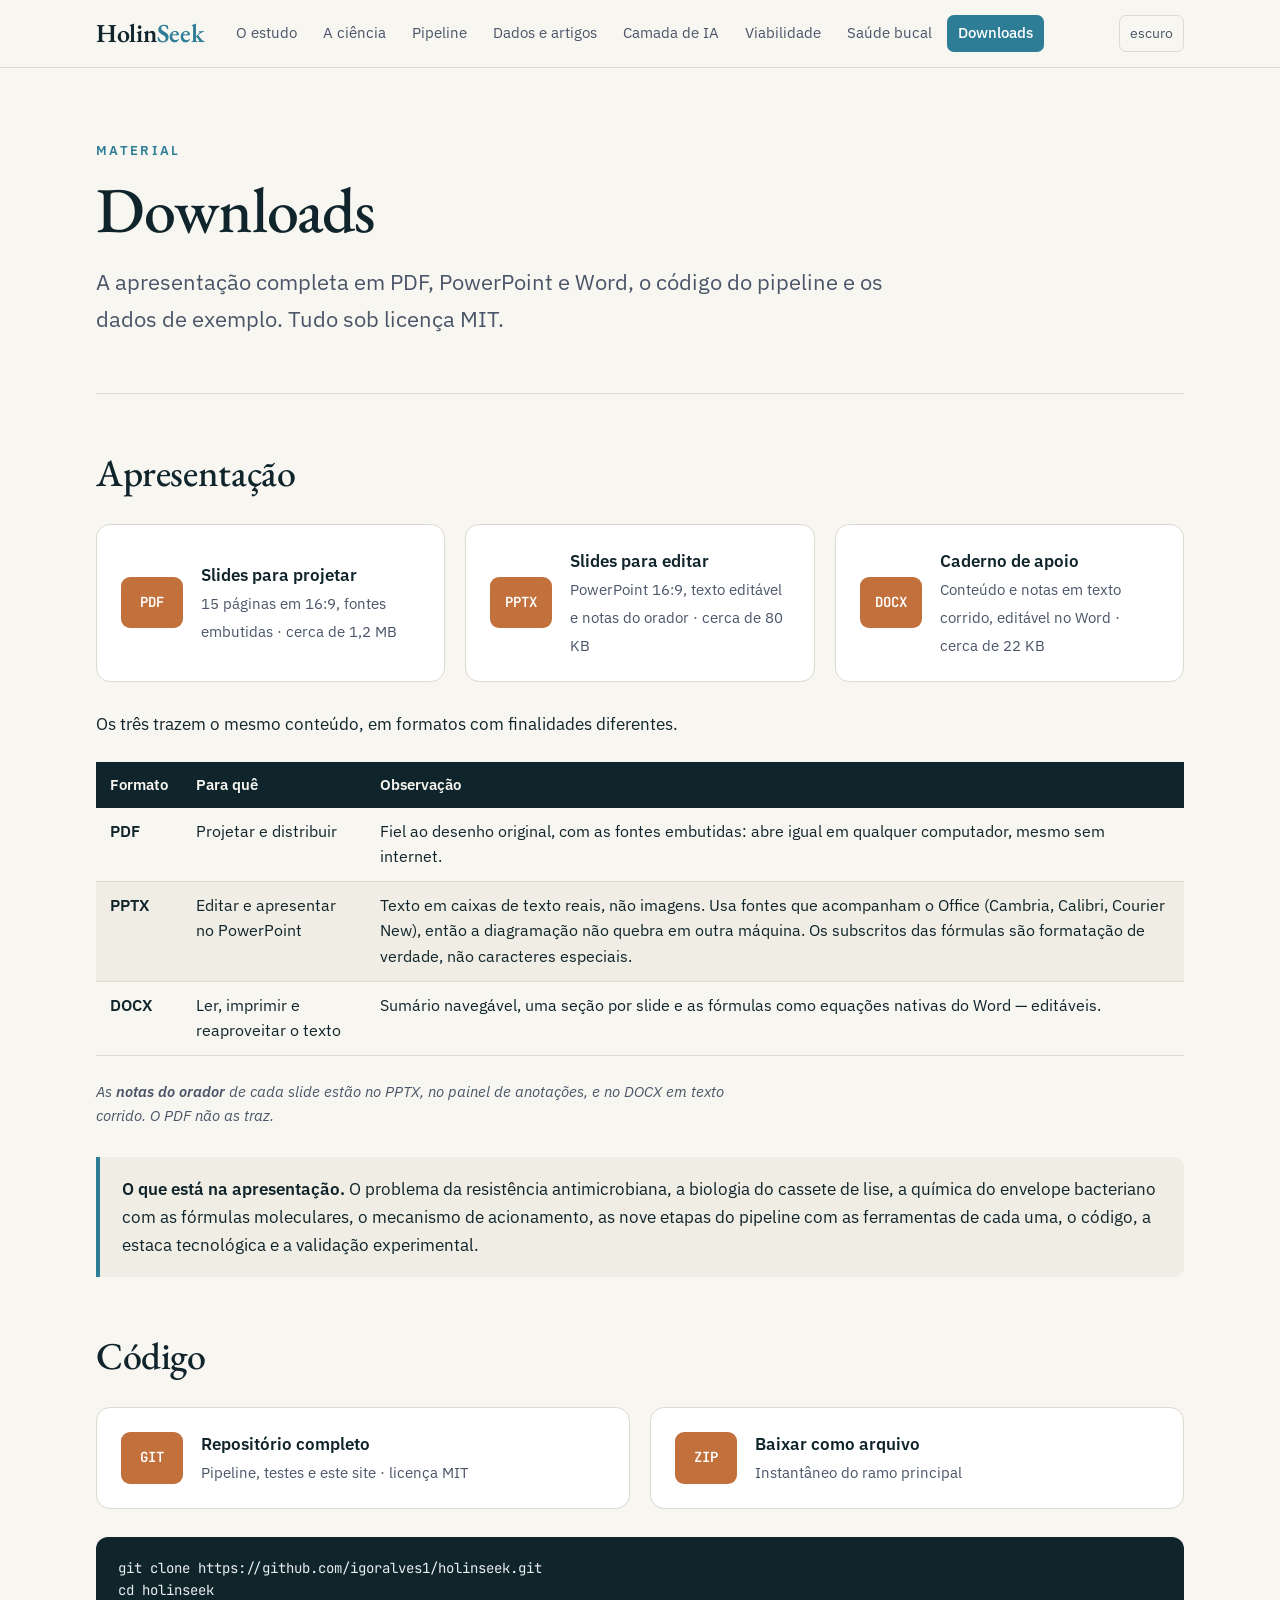
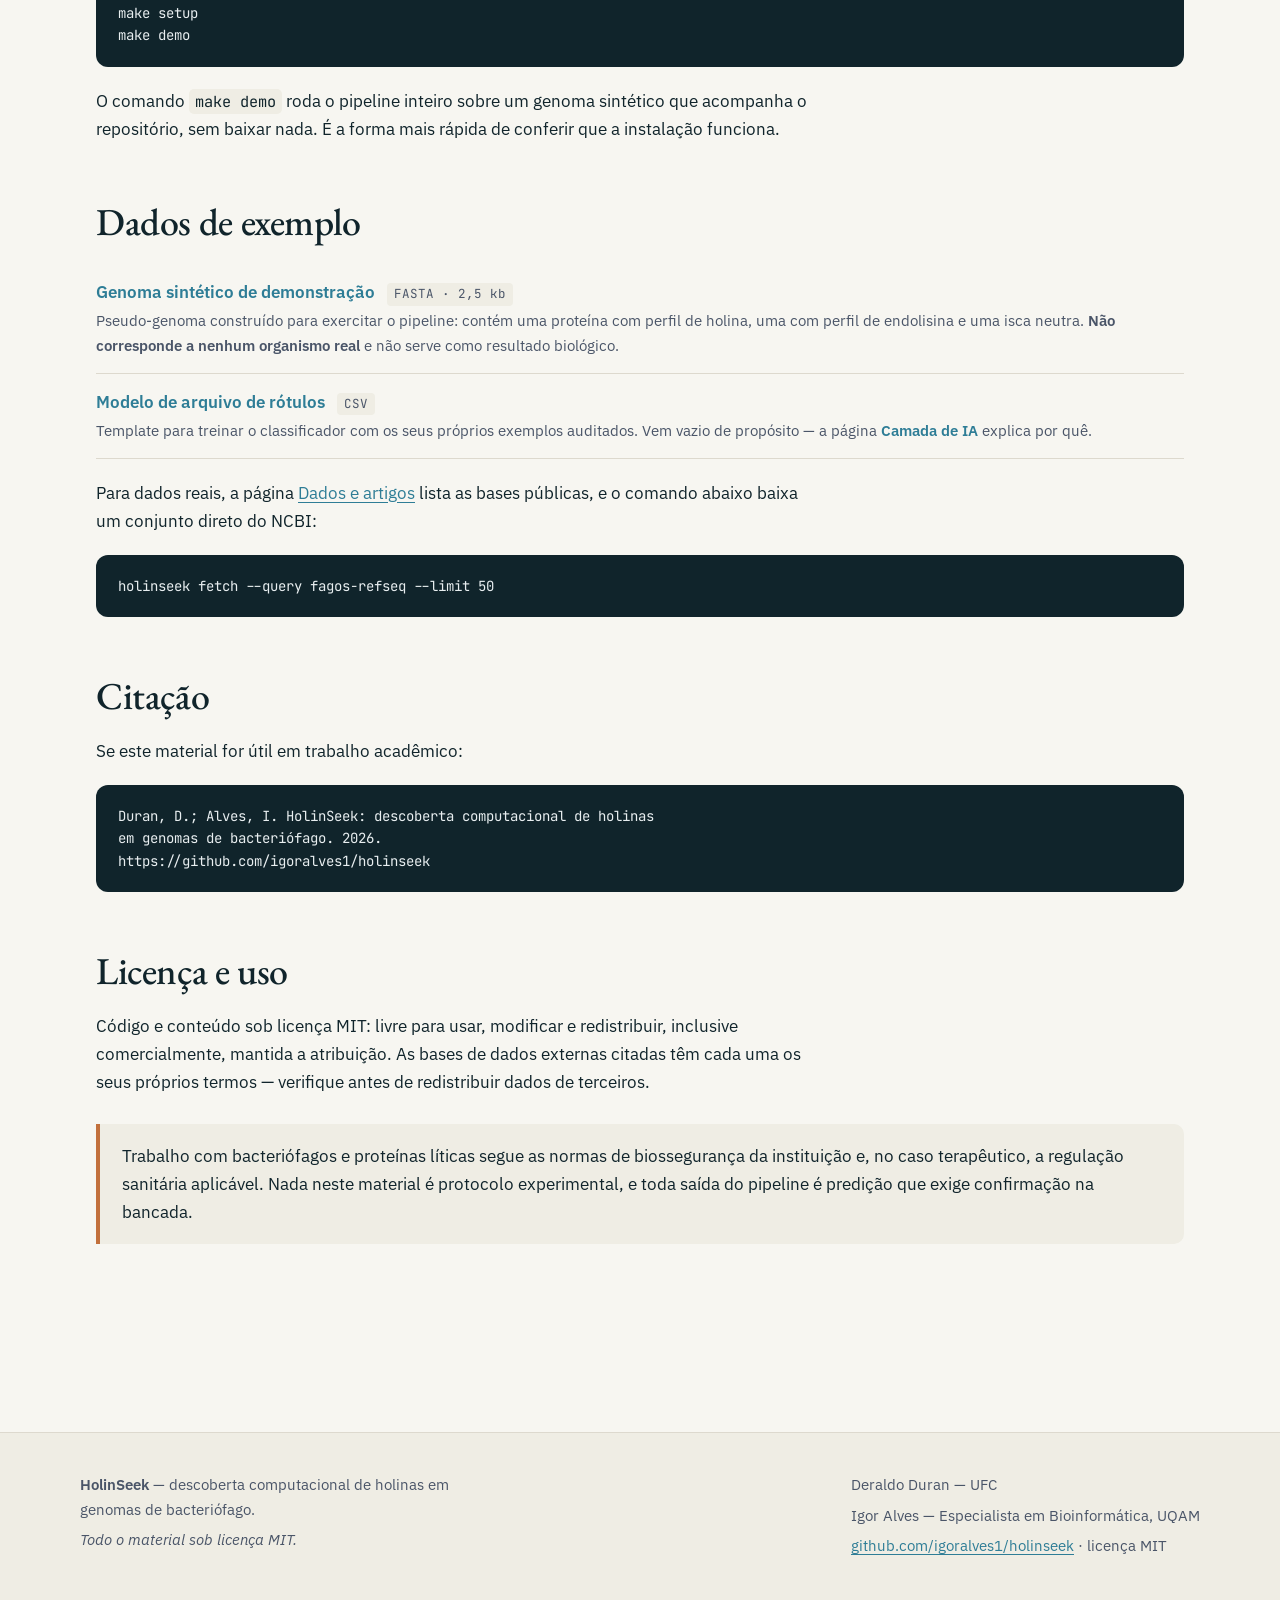
<file: docs/downloads.html>
<!doctype html>
<html lang="pt-BR">
<head>
<meta charset="utf-8">
<meta name="viewport" content="width=device-width, initial-scale=1">
<title>Downloads — HolinSeek</title>
<meta name="description" content="Baixe os slides da apresentação em PDF e PowerPoint, o caderno em Word, o código do pipeline e o genoma sintético de exemplo.">
<link rel="preconnect" href="https://fonts.googleapis.com">
<link rel="preconnect" href="https://fonts.gstatic.com" crossorigin>
<link rel="stylesheet" href="https://fonts.googleapis.com/css2?family=EB+Garamond:wght@400;500;600&family=IBM+Plex+Sans:wght@400;500;600&family=JetBrains+Mono:wght@400;500&display=swap">
<link rel="stylesheet" href="assets/css/site.css">
<link rel="icon" href="data:image/svg+xml,<svg xmlns='http://www.w3.org/2000/svg' viewBox='0 0 100 100'><text y='.9em' font-size='90'>🧬</text></svg>">
</head>
<body>

<header class="topbar">
  <div class="topbar-inner">
    <a class="brand" href="index.html">Holin<span>Seek</span></a>
    <nav class="main">
      <a href="index.html">O estudo</a>
      <a href="ciencia.html">A ciência</a>
      <a href="pipeline.html">Pipeline</a>
      <a href="dados.html">Dados e artigos</a>
      <a href="ia.html">Camada de IA</a>
      <a href="negocio.html">Viabilidade</a>
      <a href="saude-bucal.html">Saúde bucal</a>
      <a href="downloads.html">Downloads</a>
    </nav>
    <button class="theme-toggle" type="button">escuro</button>
  </div>
</header>

<main>

<section class="hero">
  <p class="eyebrow">Material</p>
  <h1>Downloads</h1>
  <p class="lead">
    A apresentação completa em PDF, PowerPoint e Word, o código do pipeline e
    os dados de exemplo. Tudo sob licença MIT.
  </p>
</section>

<h2>Apresentação</h2>

<div class="grid three">
  <a class="dl-card" href="files/holinseek-slides.pdf" download>
    <span class="ext">PDF</span>
    <span>
      <span class="t">Slides para projetar</span><br>
      <span class="s">15 páginas em 16:9, fontes embutidas · cerca de 1,2 MB</span>
    </span>
  </a>
  <a class="dl-card" href="files/holinseek-slides.pptx" download>
    <span class="ext">PPTX</span>
    <span>
      <span class="t">Slides para editar</span><br>
      <span class="s">PowerPoint 16:9, texto editável e notas do orador · cerca de 80 KB</span>
    </span>
  </a>
  <a class="dl-card" href="files/holinseek-caderno.docx" download>
    <span class="ext">DOCX</span>
    <span>
      <span class="t">Caderno de apoio</span><br>
      <span class="s">Conteúdo e notas em texto corrido, editável no Word · cerca de 22 KB</span>
    </span>
  </a>
</div>

<p>
  Os três trazem o mesmo conteúdo, em formatos com finalidades diferentes.
</p>

<div class="table-wrap">
<table>
  <thead>
    <tr><th>Formato</th><th>Para quê</th><th>Observação</th></tr>
  </thead>
  <tbody>
    <tr>
      <td><strong>PDF</strong></td>
      <td>Projetar e distribuir</td>
      <td>Fiel ao desenho original, com as fontes embutidas: abre igual em qualquer computador, mesmo sem internet.</td>
    </tr>
    <tr>
      <td><strong>PPTX</strong></td>
      <td>Editar e apresentar no PowerPoint</td>
      <td>Texto em caixas de texto reais, não imagens. Usa fontes que acompanham o Office (Cambria, Calibri, Courier New), então a diagramação não quebra em outra máquina. Os subscritos das fórmulas são formatação de verdade, não caracteres especiais.</td>
    </tr>
    <tr>
      <td><strong>DOCX</strong></td>
      <td>Ler, imprimir e reaproveitar o texto</td>
      <td>Sumário navegável, uma seção por slide e as fórmulas como equações nativas do Word — editáveis.</td>
    </tr>
  </tbody>
</table>
</div>

<p class="note">
  As <strong>notas do orador</strong> de cada slide estão no PPTX, no painel de
  anotações, e no DOCX em texto corrido. O PDF não as traz.
</p>

<div class="callout">
  <p>
    <strong>O que está na apresentação.</strong> O problema da resistência
    antimicrobiana, a biologia do cassete de lise, a química do envelope
    bacteriano com as fórmulas moleculares, o mecanismo de acionamento, as nove
    etapas do pipeline com as ferramentas de cada uma, o código, a estaca
    tecnológica e a validação experimental.
  </p>
</div>

<h2>Código</h2>

<div class="grid two">
  <a class="dl-card" href="https://github.com/igoralves1/holinseek">
    <span class="ext">GIT</span>
    <span>
      <span class="t">Repositório completo</span><br>
      <span class="s">Pipeline, testes e este site · licença MIT</span>
    </span>
  </a>
  <a class="dl-card" href="https://github.com/igoralves1/holinseek/archive/refs/heads/main.zip">
    <span class="ext">ZIP</span>
    <span>
      <span class="t">Baixar como arquivo</span><br>
      <span class="s">Instantâneo do ramo principal</span>
    </span>
  </a>
</div>

<pre><code>git clone https://github.com/igoralves1/holinseek.git
cd holinseek
make setup
make demo</code></pre>

<p>
  O comando <code>make demo</code> roda o pipeline inteiro sobre um genoma
  sintético que acompanha o repositório, sem baixar nada. É a forma mais
  rápida de conferir que a instalação funciona.
</p>

<h2>Dados de exemplo</h2>

<ul class="linklist">
  <li>
    <a href="https://github.com/igoralves1/holinseek/blob/main/data/exemplo/fago_sintetico.fasta">
      Genoma sintético de demonstração
    </a>
    <span class="meta">FASTA · 2,5 kb</span>
    <span class="desc">
      Pseudo-genoma construído para exercitar o pipeline: contém uma proteína
      com perfil de holina, uma com perfil de endolisina e uma isca neutra.
      <strong>Não corresponde a nenhum organismo real</strong> e não serve como
      resultado biológico.
    </span>
  </li>
  <li>
    <a href="https://github.com/igoralves1/holinseek/blob/main/data/exemplo/rotulos.example.csv">
      Modelo de arquivo de rótulos
    </a>
    <span class="meta">CSV</span>
    <span class="desc">
      Template para treinar o classificador com os seus próprios exemplos
      auditados. Vem vazio de propósito — a página
      <a href="ia.html">Camada de IA</a> explica por quê.
    </span>
  </li>
</ul>

<p>
  Para dados reais, a página <a href="dados.html">Dados e artigos</a> lista as
  bases públicas, e o comando abaixo baixa um conjunto direto do NCBI:
</p>

<pre><code>holinseek fetch --query fagos-refseq --limit 50</code></pre>

<h2>Citação</h2>

<p>Se este material for útil em trabalho acadêmico:</p>

<pre><code>Duran, D.; Alves, I. HolinSeek: descoberta computacional de holinas
em genomas de bacteriófago. 2026.
https://github.com/igoralves1/holinseek</code></pre>

<h2>Licença e uso</h2>

<p>
  Código e conteúdo sob licença MIT: livre para usar, modificar e
  redistribuir, inclusive comercialmente, mantida a atribuição. As bases de
  dados externas citadas têm cada uma os seus próprios termos — verifique
  antes de redistribuir dados de terceiros.
</p>

<div class="callout warn">
  <p>
    Trabalho com bacteriófagos e proteínas líticas segue as normas de
    biossegurança da instituição e, no caso terapêutico, a regulação sanitária
    aplicável. Nada neste material é protocolo experimental, e toda saída do
    pipeline é predição que exige confirmação na bancada.
  </p>
</div>

</main>

<footer>
  <div class="footer-inner">
    <div>
      <p><strong>HolinSeek</strong> — descoberta computacional de holinas em genomas de bacteriófago.</p>
      <p class="note">Todo o material sob licença MIT.</p>
    </div>
    <div>
      <p>Deraldo Duran — UFC</p>
      <p>Igor Alves — Especialista em Bioinformática, UQAM</p>
      <p><a href="https://github.com/igoralves1/holinseek">github.com/igoralves1/holinseek</a> · licença MIT</p>
    </div>
  </div>
</footer>

<script src="assets/js/site.js"></script>
</body>
</html>
</file>
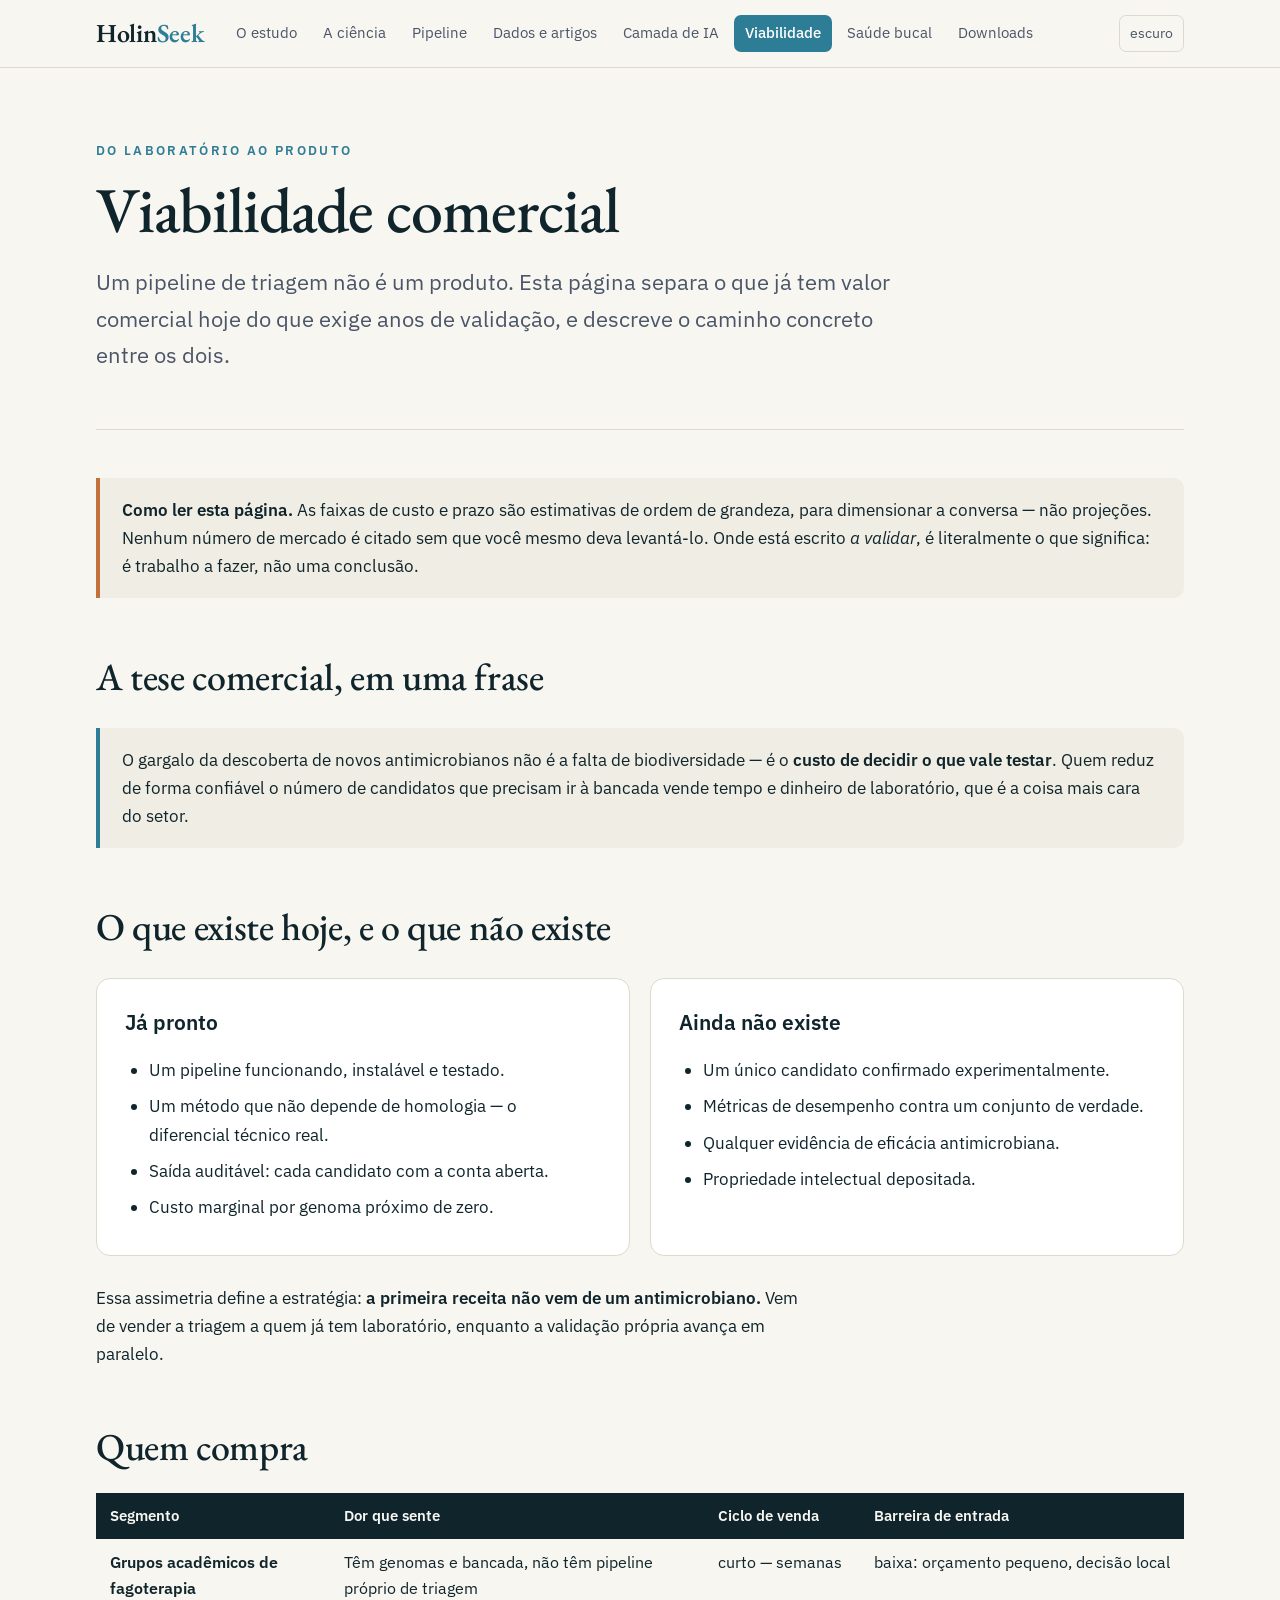
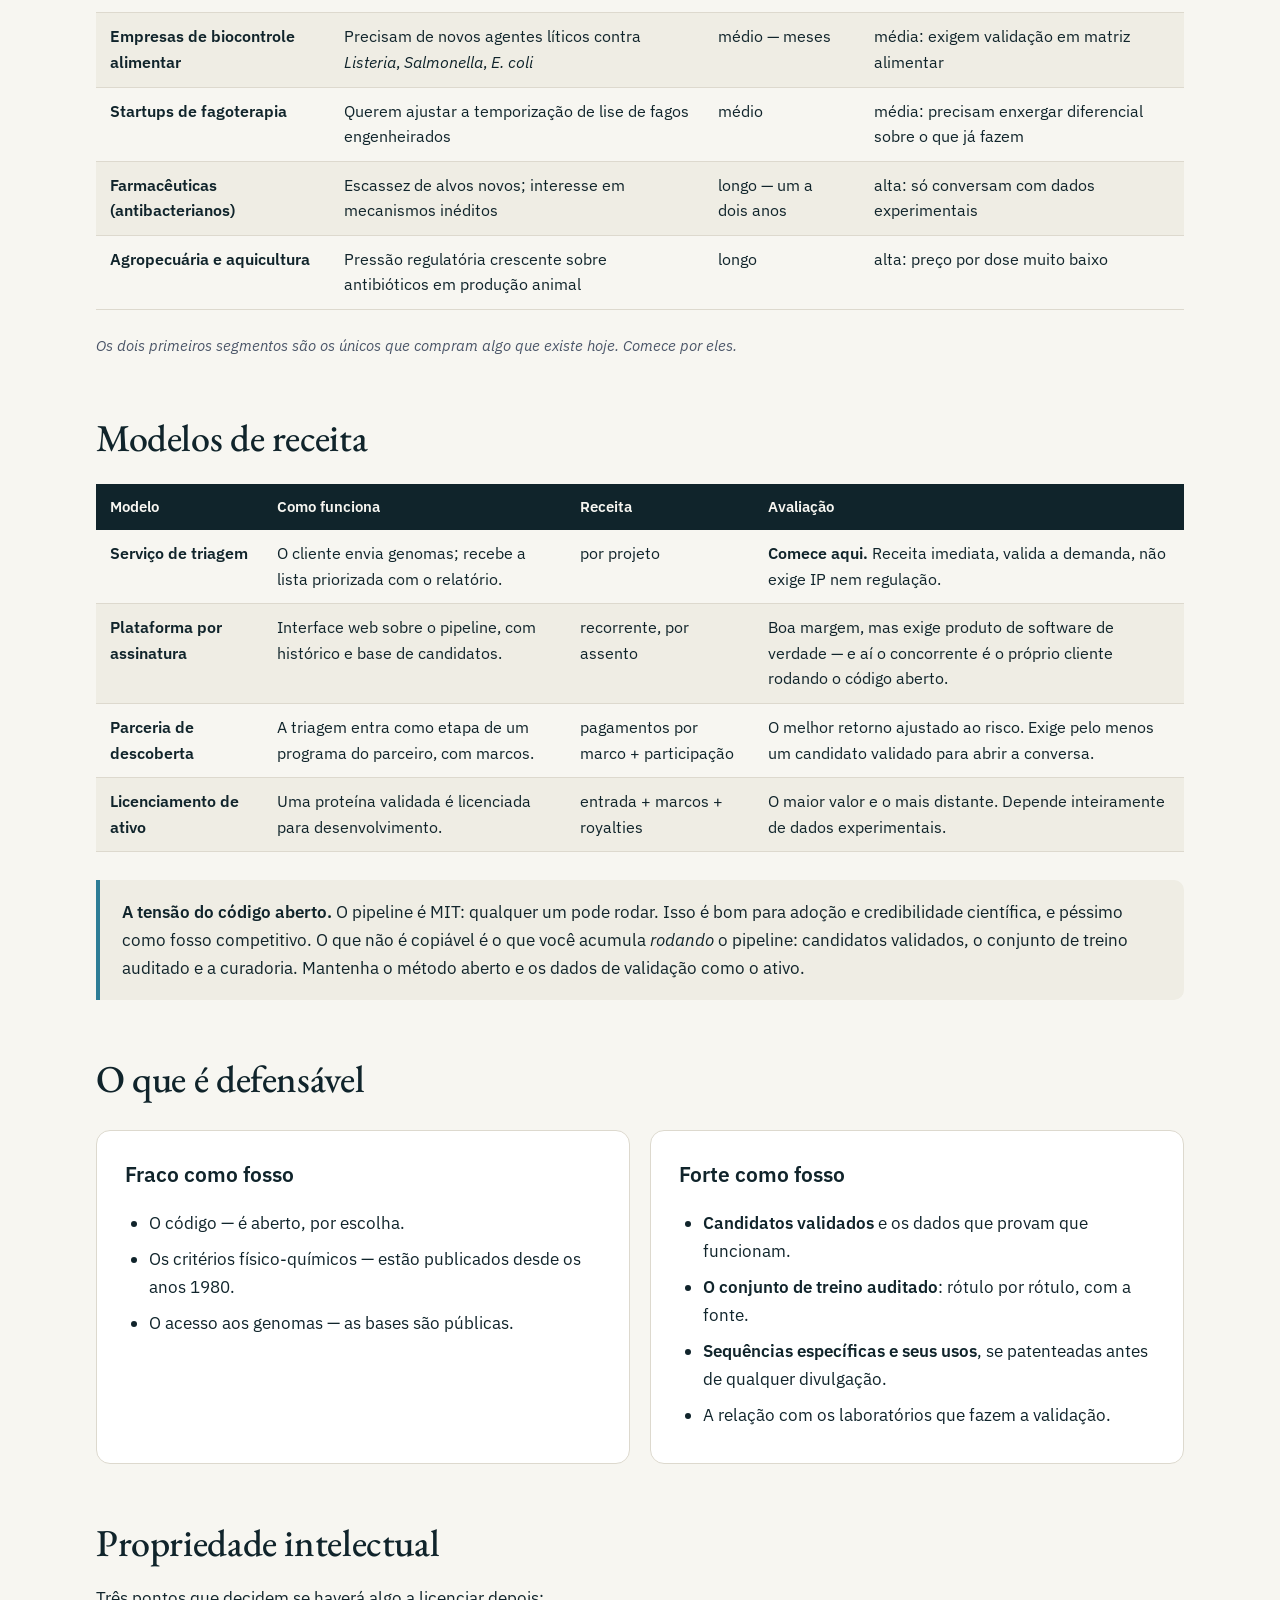
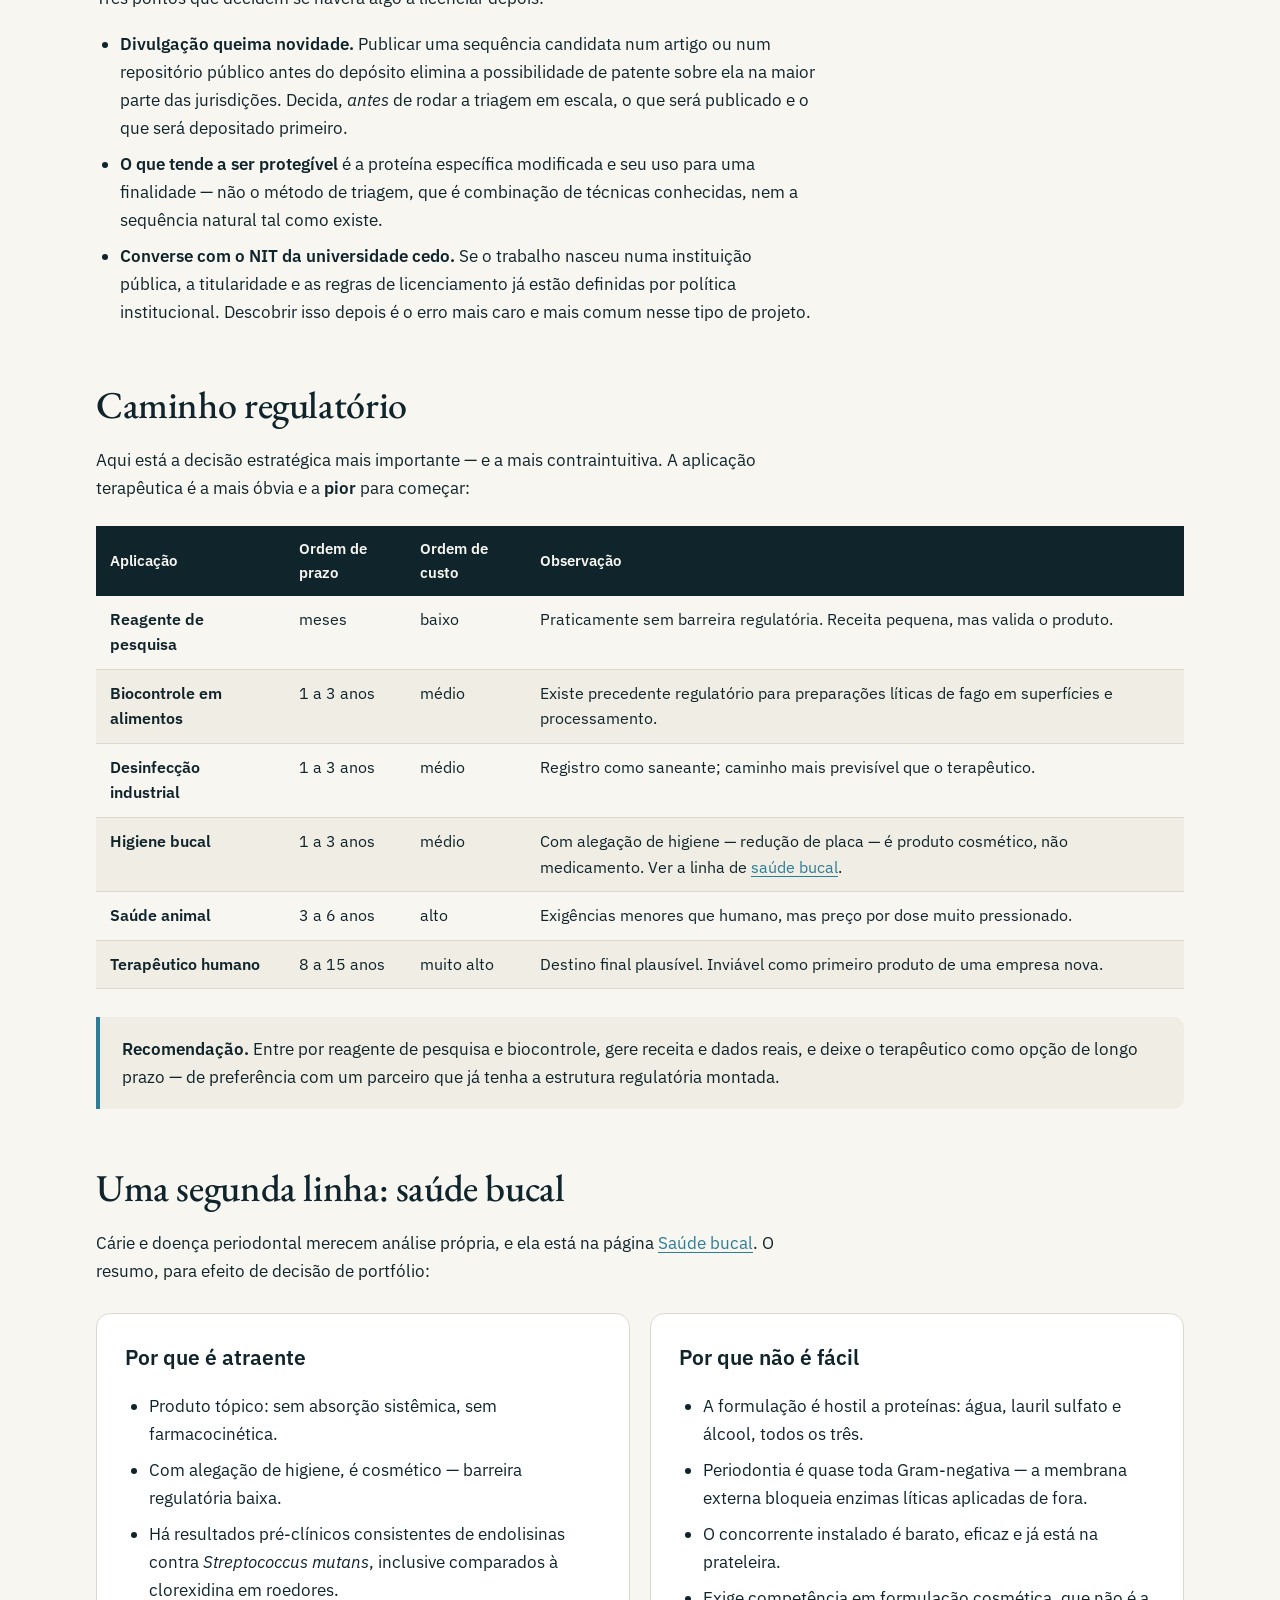
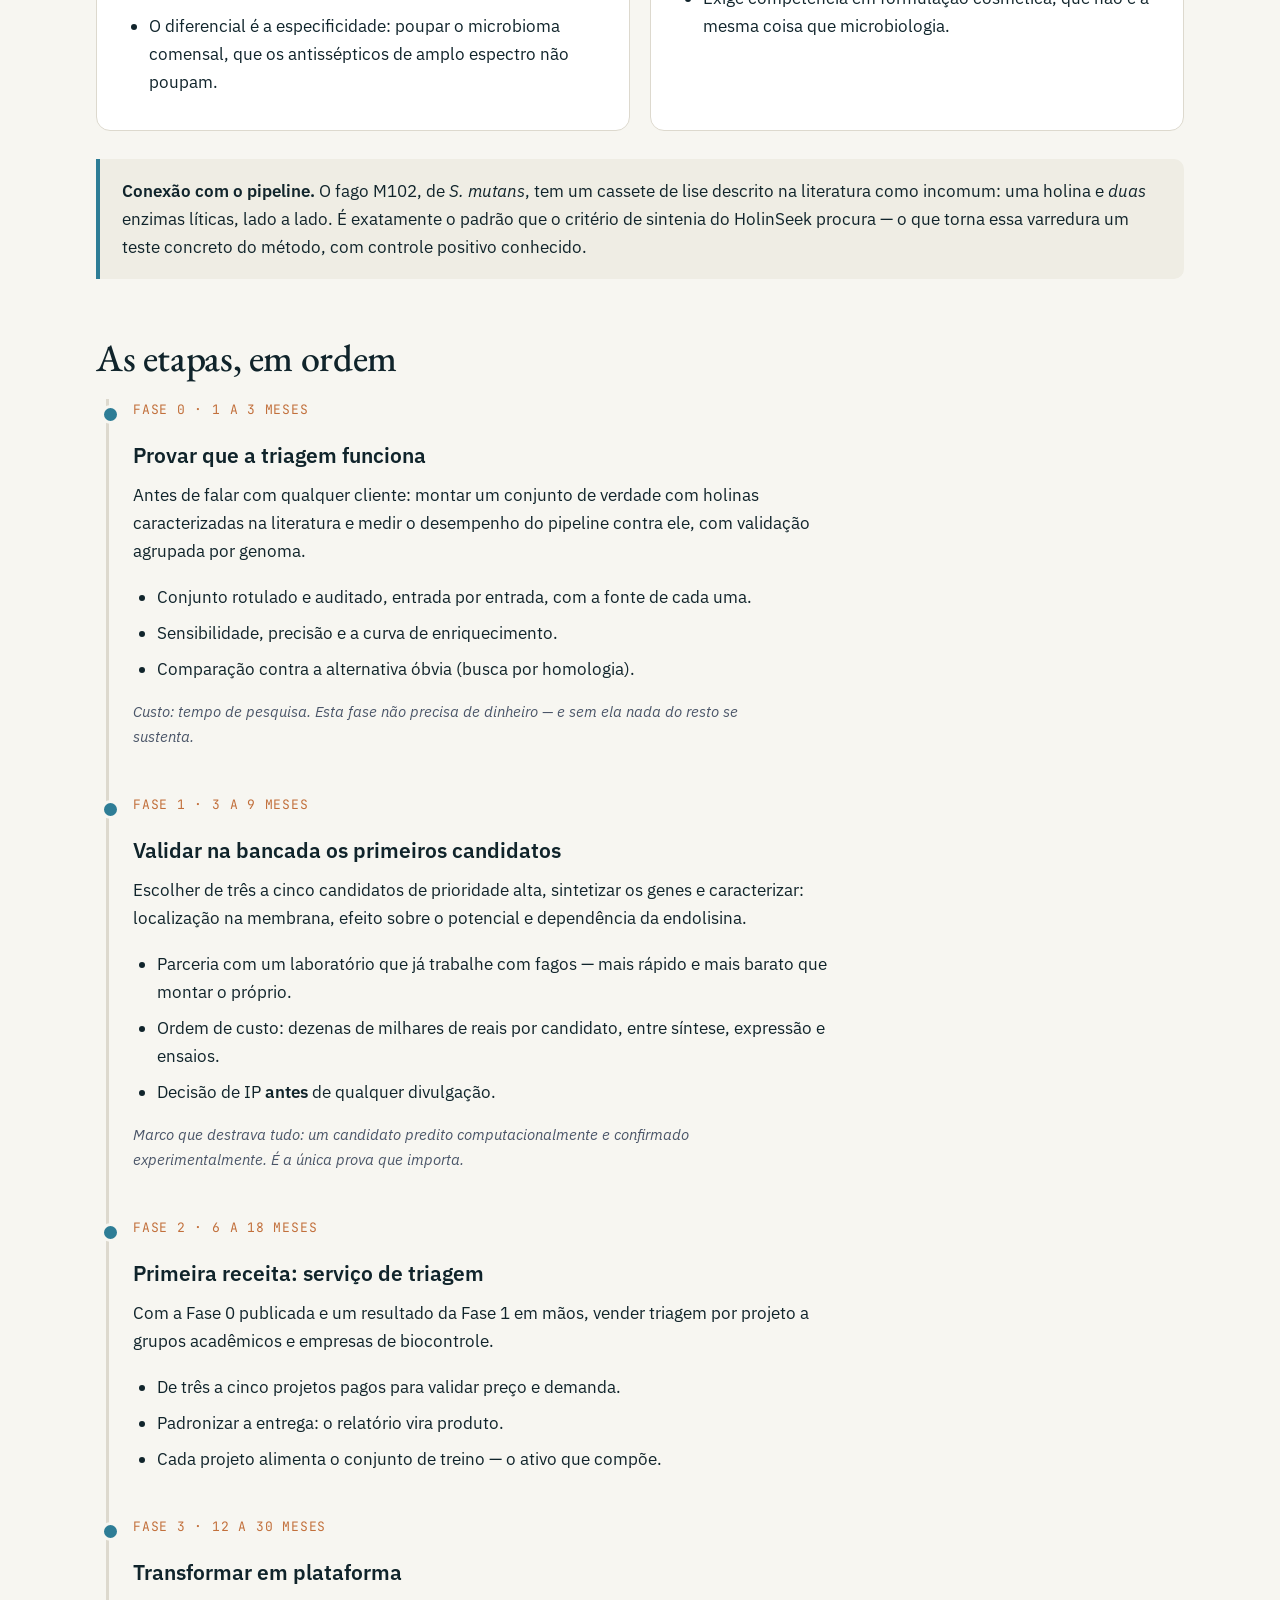
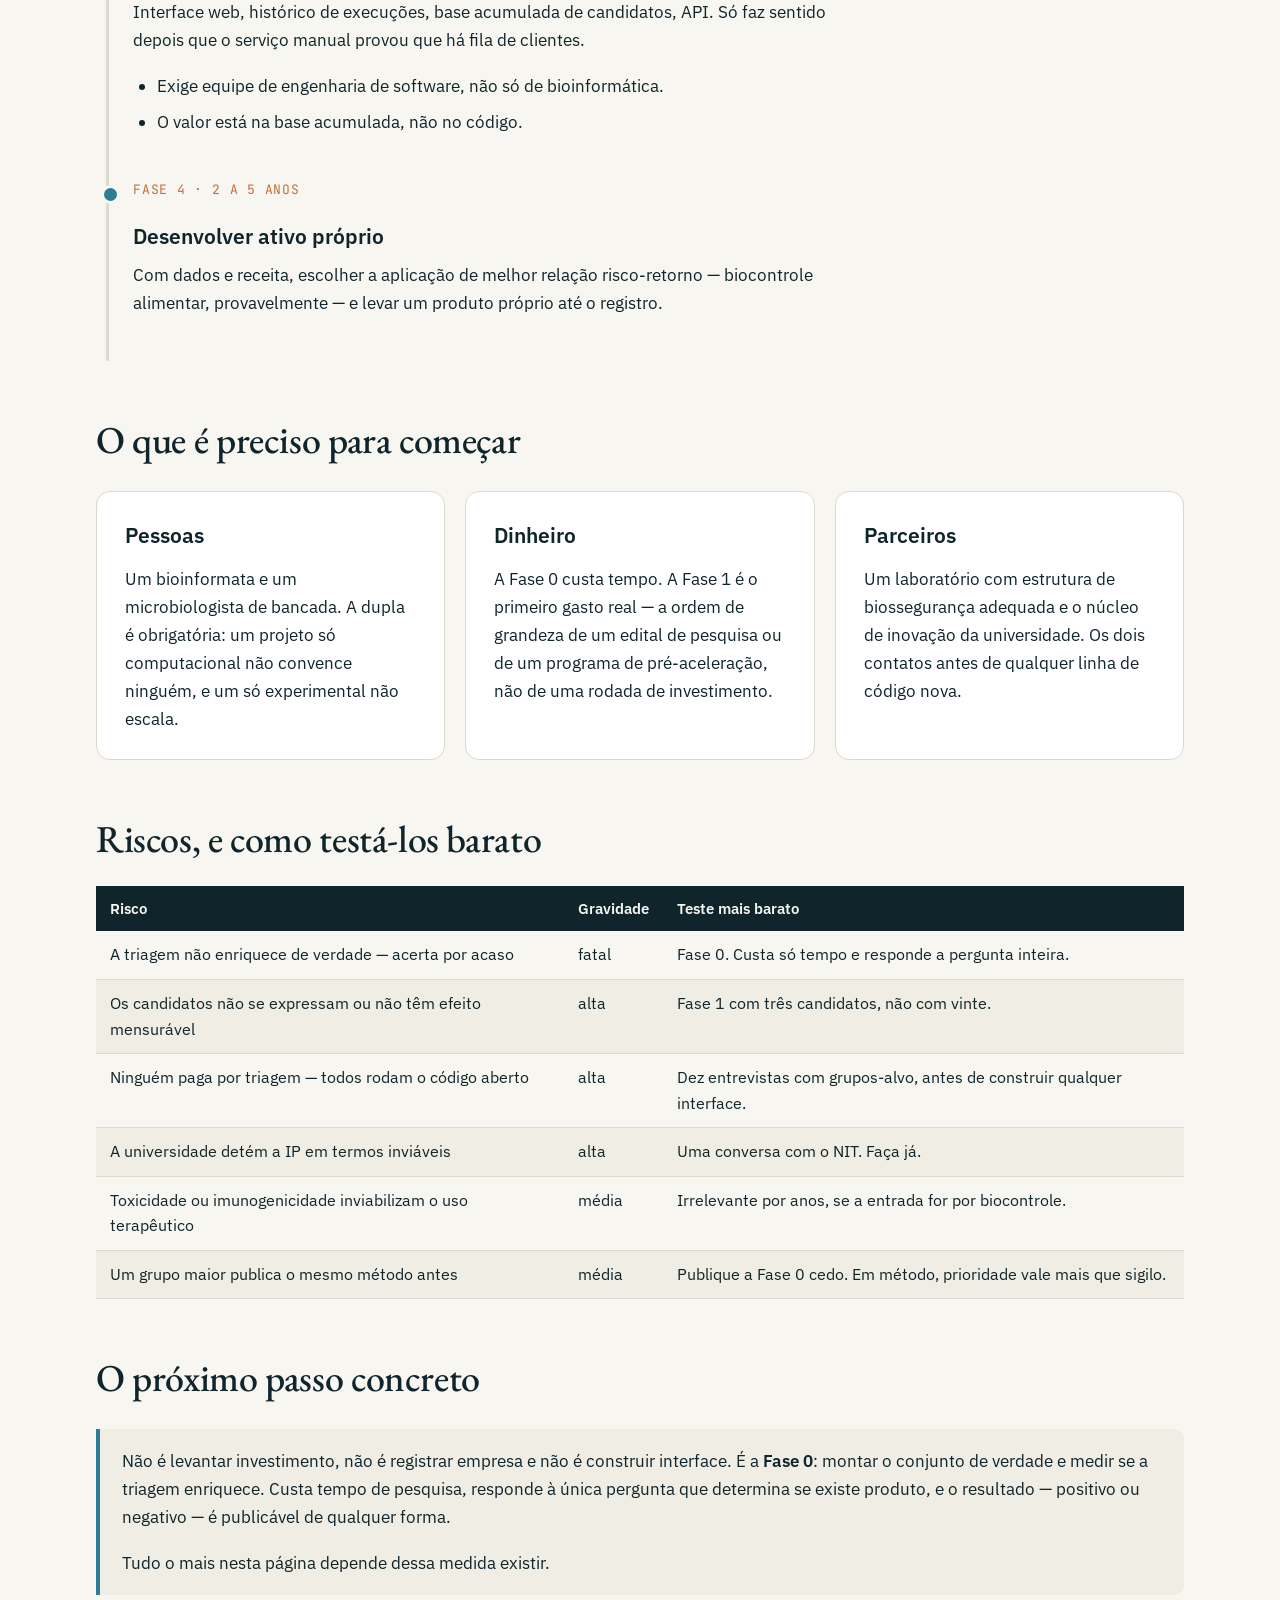
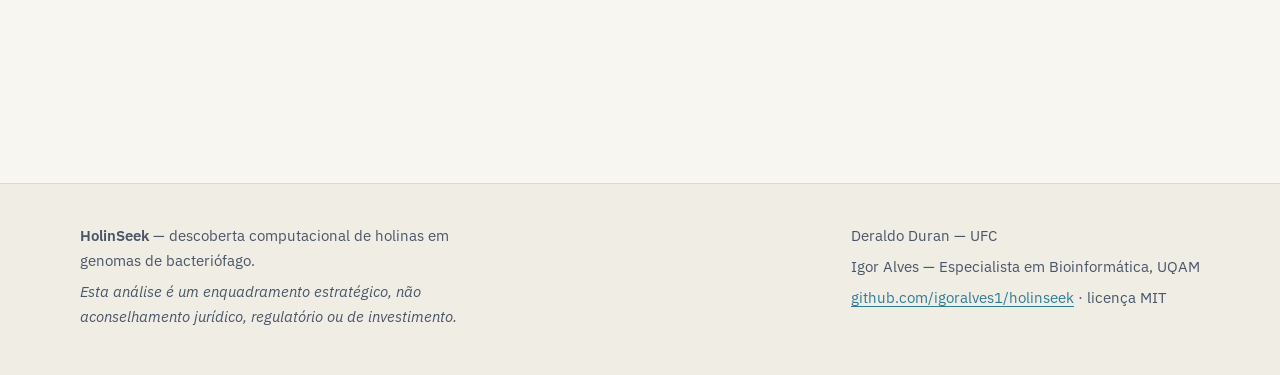
<file: docs/negocio.html>
<!doctype html>
<html lang="pt-BR">
<head>
<meta charset="utf-8">
<meta name="viewport" content="width=device-width, initial-scale=1">
<title>Viabilidade comercial — HolinSeek</title>
<meta name="description" content="Análise de viabilidade comercial da descoberta computacional de holinas: quem compra, modelos de receita, propriedade intelectual, caminho regulatório e as etapas concretas para uma startup.">
<link rel="preconnect" href="https://fonts.googleapis.com">
<link rel="preconnect" href="https://fonts.gstatic.com" crossorigin>
<link rel="stylesheet" href="https://fonts.googleapis.com/css2?family=EB+Garamond:wght@400;500;600&family=IBM+Plex+Sans:wght@400;500;600&family=JetBrains+Mono:wght@400;500&display=swap">
<link rel="stylesheet" href="assets/css/site.css">
<link rel="icon" href="data:image/svg+xml,<svg xmlns='http://www.w3.org/2000/svg' viewBox='0 0 100 100'><text y='.9em' font-size='90'>🧬</text></svg>">
</head>
<body>

<header class="topbar">
  <div class="topbar-inner">
    <a class="brand" href="index.html">Holin<span>Seek</span></a>
    <nav class="main">
      <a href="index.html">O estudo</a>
      <a href="ciencia.html">A ciência</a>
      <a href="pipeline.html">Pipeline</a>
      <a href="dados.html">Dados e artigos</a>
      <a href="ia.html">Camada de IA</a>
      <a href="negocio.html">Viabilidade</a>
      <a href="saude-bucal.html">Saúde bucal</a>
      <a href="downloads.html">Downloads</a>
    </nav>
    <button class="theme-toggle" type="button">escuro</button>
  </div>
</header>

<main>

<section class="hero">
  <p class="eyebrow">Do laboratório ao produto</p>
  <h1>Viabilidade comercial</h1>
  <p class="lead">
    Um pipeline de triagem não é um produto. Esta página separa o que já tem
    valor comercial hoje do que exige anos de validação, e descreve o caminho
    concreto entre os dois.
  </p>
</section>

<div class="callout warn">
  <p>
    <strong>Como ler esta página.</strong> As faixas de custo e prazo são
    estimativas de ordem de grandeza, para dimensionar a conversa — não
    projeções. Nenhum número de mercado é citado sem que você mesmo deva
    levantá-lo. Onde está escrito <em>a validar</em>, é literalmente o que
    significa: é trabalho a fazer, não uma conclusão.
  </p>
</div>

<h2>A tese comercial, em uma frase</h2>

<div class="callout">
  <p>
    O gargalo da descoberta de novos antimicrobianos não é a falta de
    biodiversidade — é o <strong>custo de decidir o que vale testar</strong>.
    Quem reduz de forma confiável o número de candidatos que precisam ir à
    bancada vende tempo e dinheiro de laboratório, que é a coisa mais cara do
    setor.
  </p>
</div>

<h2>O que existe hoje, e o que não existe</h2>

<div class="grid two">
  <div class="card">
    <h3>Já pronto</h3>
    <ul>
      <li>Um pipeline funcionando, instalável e testado.</li>
      <li>Um método que não depende de homologia — o diferencial técnico real.</li>
      <li>Saída auditável: cada candidato com a conta aberta.</li>
      <li>Custo marginal por genoma próximo de zero.</li>
    </ul>
  </div>
  <div class="card">
    <h3>Ainda não existe</h3>
    <ul>
      <li>Um único candidato confirmado experimentalmente.</li>
      <li>Métricas de desempenho contra um conjunto de verdade.</li>
      <li>Qualquer evidência de eficácia antimicrobiana.</li>
      <li>Propriedade intelectual depositada.</li>
    </ul>
  </div>
</div>

<p>
  Essa assimetria define a estratégia: <strong>a primeira receita não vem de
  um antimicrobiano.</strong> Vem de vender a triagem a quem já tem
  laboratório, enquanto a validação própria avança em paralelo.
</p>

<h2>Quem compra</h2>

<div class="table-wrap">
<table>
  <thead>
    <tr>
      <th>Segmento</th>
      <th>Dor que sente</th>
      <th>Ciclo de venda</th>
      <th>Barreira de entrada</th>
    </tr>
  </thead>
  <tbody>
    <tr>
      <td><strong>Grupos acadêmicos de fagoterapia</strong></td>
      <td>Têm genomas e bancada, não têm pipeline próprio de triagem</td>
      <td>curto — semanas</td>
      <td>baixa: orçamento pequeno, decisão local</td>
    </tr>
    <tr>
      <td><strong>Empresas de biocontrole alimentar</strong></td>
      <td>Precisam de novos agentes líticos contra <em>Listeria</em>, <em>Salmonella</em>, <em>E. coli</em></td>
      <td>médio — meses</td>
      <td>média: exigem validação em matriz alimentar</td>
    </tr>
    <tr>
      <td><strong>Startups de fagoterapia</strong></td>
      <td>Querem ajustar a temporização de lise de fagos engenheirados</td>
      <td>médio</td>
      <td>média: precisam enxergar diferencial sobre o que já fazem</td>
    </tr>
    <tr>
      <td><strong>Farmacêuticas (antibacterianos)</strong></td>
      <td>Escassez de alvos novos; interesse em mecanismos inéditos</td>
      <td>longo — um a dois anos</td>
      <td>alta: só conversam com dados experimentais</td>
    </tr>
    <tr>
      <td><strong>Agropecuária e aquicultura</strong></td>
      <td>Pressão regulatória crescente sobre antibióticos em produção animal</td>
      <td>longo</td>
      <td>alta: preço por dose muito baixo</td>
    </tr>
  </tbody>
</table>
</div>

<p class="note">
  Os dois primeiros segmentos são os únicos que compram algo que existe hoje.
  Comece por eles.
</p>

<h2>Modelos de receita</h2>

<div class="table-wrap">
<table>
  <thead>
    <tr><th>Modelo</th><th>Como funciona</th><th>Receita</th><th>Avaliação</th></tr>
  </thead>
  <tbody>
    <tr>
      <td><strong>Serviço de triagem</strong></td>
      <td>O cliente envia genomas; recebe a lista priorizada com o relatório.</td>
      <td>por projeto</td>
      <td><strong>Comece aqui.</strong> Receita imediata, valida a demanda, não exige IP nem regulação.</td>
    </tr>
    <tr>
      <td><strong>Plataforma por assinatura</strong></td>
      <td>Interface web sobre o pipeline, com histórico e base de candidatos.</td>
      <td>recorrente, por assento</td>
      <td>Boa margem, mas exige produto de software de verdade — e aí o concorrente é o próprio cliente rodando o código aberto.</td>
    </tr>
    <tr>
      <td><strong>Parceria de descoberta</strong></td>
      <td>A triagem entra como etapa de um programa do parceiro, com marcos.</td>
      <td>pagamentos por marco + participação</td>
      <td>O melhor retorno ajustado ao risco. Exige pelo menos um candidato validado para abrir a conversa.</td>
    </tr>
    <tr>
      <td><strong>Licenciamento de ativo</strong></td>
      <td>Uma proteína validada é licenciada para desenvolvimento.</td>
      <td>entrada + marcos + royalties</td>
      <td>O maior valor e o mais distante. Depende inteiramente de dados experimentais.</td>
    </tr>
  </tbody>
</table>
</div>

<div class="callout">
  <p>
    <strong>A tensão do código aberto.</strong> O pipeline é MIT: qualquer um
    pode rodar. Isso é bom para adoção e credibilidade científica, e péssimo
    como fosso competitivo. O que não é copiável é o que você acumula
    <em>rodando</em> o pipeline: candidatos validados, o conjunto de treino
    auditado e a curadoria. Mantenha o método aberto e os dados de validação
    como o ativo.
  </p>
</div>

<h2>O que é defensável</h2>

<div class="grid two">
  <div class="card">
    <h3>Fraco como fosso</h3>
    <ul>
      <li>O código — é aberto, por escolha.</li>
      <li>Os critérios físico-químicos — estão publicados desde os anos 1980.</li>
      <li>O acesso aos genomas — as bases são públicas.</li>
    </ul>
  </div>
  <div class="card">
    <h3>Forte como fosso</h3>
    <ul>
      <li><strong>Candidatos validados</strong> e os dados que provam que funcionam.</li>
      <li><strong>O conjunto de treino auditado</strong>: rótulo por rótulo, com a fonte.</li>
      <li><strong>Sequências específicas e seus usos</strong>, se patenteadas antes de qualquer divulgação.</li>
      <li>A relação com os laboratórios que fazem a validação.</li>
    </ul>
  </div>
</div>

<h2>Propriedade intelectual</h2>

<p>
  Três pontos que decidem se haverá algo a licenciar depois:
</p>

<ul>
  <li>
    <strong>Divulgação queima novidade.</strong> Publicar uma sequência
    candidata num artigo ou num repositório público antes do depósito elimina
    a possibilidade de patente sobre ela na maior parte das jurisdições.
    Decida, <em>antes</em> de rodar a triagem em escala, o que será publicado e
    o que será depositado primeiro.
  </li>
  <li>
    <strong>O que tende a ser protegível</strong> é a proteína específica
    modificada e seu uso para uma finalidade — não o método de triagem, que é
    combinação de técnicas conhecidas, nem a sequência natural tal como existe.
  </li>
  <li>
    <strong>Converse com o NIT da universidade cedo.</strong> Se o trabalho
    nasceu numa instituição pública, a titularidade e as regras de
    licenciamento já estão definidas por política institucional. Descobrir isso
    depois é o erro mais caro e mais comum nesse tipo de projeto.
  </li>
</ul>

<h2>Caminho regulatório</h2>

<p>
  Aqui está a decisão estratégica mais importante — e a mais contraintuitiva.
  A aplicação terapêutica é a mais óbvia e a <strong>pior</strong> para
  começar:
</p>

<div class="table-wrap">
<table>
  <thead>
    <tr><th>Aplicação</th><th>Ordem de prazo</th><th>Ordem de custo</th><th>Observação</th></tr>
  </thead>
  <tbody>
    <tr>
      <td><strong>Reagente de pesquisa</strong></td>
      <td>meses</td>
      <td>baixo</td>
      <td>Praticamente sem barreira regulatória. Receita pequena, mas valida o produto.</td>
    </tr>
    <tr>
      <td><strong>Biocontrole em alimentos</strong></td>
      <td>1 a 3 anos</td>
      <td>médio</td>
      <td>Existe precedente regulatório para preparações líticas de fago em superfícies e processamento.</td>
    </tr>
    <tr>
      <td><strong>Desinfecção industrial</strong></td>
      <td>1 a 3 anos</td>
      <td>médio</td>
      <td>Registro como saneante; caminho mais previsível que o terapêutico.</td>
    </tr>
    <tr>
      <td><strong>Higiene bucal</strong></td>
      <td>1 a 3 anos</td>
      <td>médio</td>
      <td>Com alegação de higiene — redução de placa — é produto cosmético, não medicamento. Ver a linha de <a href="saude-bucal.html">saúde bucal</a>.</td>
    </tr>
    <tr>
      <td><strong>Saúde animal</strong></td>
      <td>3 a 6 anos</td>
      <td>alto</td>
      <td>Exigências menores que humano, mas preço por dose muito pressionado.</td>
    </tr>
    <tr>
      <td><strong>Terapêutico humano</strong></td>
      <td>8 a 15 anos</td>
      <td>muito alto</td>
      <td>Destino final plausível. Inviável como primeiro produto de uma empresa nova.</td>
    </tr>
  </tbody>
</table>
</div>

<div class="callout">
  <p>
    <strong>Recomendação.</strong> Entre por reagente de pesquisa e biocontrole,
    gere receita e dados reais, e deixe o terapêutico como opção de longo prazo
    — de preferência com um parceiro que já tenha a estrutura regulatória
    montada.
  </p>
</div>

<h2>Uma segunda linha: saúde bucal</h2>

<p>
  Cárie e doença periodontal merecem análise própria, e ela está na página
  <a href="saude-bucal.html">Saúde bucal</a>. O resumo, para efeito de
  decisão de portfólio:
</p>

<div class="grid two">
  <div class="card">
    <h3>Por que é atraente</h3>
    <ul>
      <li>Produto tópico: sem absorção sistêmica, sem farmacocinética.</li>
      <li>Com alegação de higiene, é cosmético — barreira regulatória baixa.</li>
      <li>Há resultados pré-clínicos consistentes de endolisinas contra <em>Streptococcus mutans</em>, inclusive comparados à clorexidina em roedores.</li>
      <li>O diferencial é a especificidade: poupar o microbioma comensal, que os antissépticos de amplo espectro não poupam.</li>
    </ul>
  </div>
  <div class="card">
    <h3>Por que não é fácil</h3>
    <ul>
      <li>A formulação é hostil a proteínas: água, lauril sulfato e álcool, todos os três.</li>
      <li>Periodontia é quase toda Gram-negativa — a membrana externa bloqueia enzimas líticas aplicadas de fora.</li>
      <li>O concorrente instalado é barato, eficaz e já está na prateleira.</li>
      <li>Exige competência em formulação cosmética, que não é a mesma coisa que microbiologia.</li>
    </ul>
  </div>
</div>

<div class="callout">
  <p>
    <strong>Conexão com o pipeline.</strong> O fago M102, de
    <em>S. mutans</em>, tem um cassete de lise descrito na literatura como
    incomum: uma holina e <em>duas</em> enzimas líticas, lado a lado. É
    exatamente o padrão que o critério de sintenia do HolinSeek procura — o
    que torna essa varredura um teste concreto do método, com controle
    positivo conhecido.
  </p>
</div>

<h2>As etapas, em ordem</h2>

<div class="phase">
  <p class="when">Fase 0 · 1 a 3 meses</p>
  <h3>Provar que a triagem funciona</h3>
  <p>
    Antes de falar com qualquer cliente: montar um conjunto de verdade com
    holinas caracterizadas na literatura e medir o desempenho do pipeline
    contra ele, com validação agrupada por genoma.
  </p>
  <ul>
    <li>Conjunto rotulado e auditado, entrada por entrada, com a fonte de cada uma.</li>
    <li>Sensibilidade, precisão e a curva de enriquecimento.</li>
    <li>Comparação contra a alternativa óbvia (busca por homologia).</li>
  </ul>
  <p class="note">
    Custo: tempo de pesquisa. Esta fase não precisa de dinheiro — e sem ela
    nada do resto se sustenta.
  </p>
</div>

<div class="phase">
  <p class="when">Fase 1 · 3 a 9 meses</p>
  <h3>Validar na bancada os primeiros candidatos</h3>
  <p>
    Escolher de três a cinco candidatos de prioridade alta, sintetizar os genes
    e caracterizar: localização na membrana, efeito sobre o potencial e
    dependência da endolisina.
  </p>
  <ul>
    <li>Parceria com um laboratório que já trabalhe com fagos — mais rápido e mais barato que montar o próprio.</li>
    <li>Ordem de custo: dezenas de milhares de reais por candidato, entre síntese, expressão e ensaios.</li>
    <li>Decisão de IP <strong>antes</strong> de qualquer divulgação.</li>
  </ul>
  <p class="note">
    Marco que destrava tudo: um candidato predito computacionalmente e
    confirmado experimentalmente. É a única prova que importa.
  </p>
</div>

<div class="phase">
  <p class="when">Fase 2 · 6 a 18 meses</p>
  <h3>Primeira receita: serviço de triagem</h3>
  <p>
    Com a Fase 0 publicada e um resultado da Fase 1 em mãos, vender triagem
    por projeto a grupos acadêmicos e empresas de biocontrole.
  </p>
  <ul>
    <li>De três a cinco projetos pagos para validar preço e demanda.</li>
    <li>Padronizar a entrega: o relatório vira produto.</li>
    <li>Cada projeto alimenta o conjunto de treino — o ativo que compõe.</li>
  </ul>
</div>

<div class="phase">
  <p class="when">Fase 3 · 12 a 30 meses</p>
  <h3>Transformar em plataforma</h3>
  <p>
    Interface web, histórico de execuções, base acumulada de candidatos, API.
    Só faz sentido depois que o serviço manual provou que há fila de clientes.
  </p>
  <ul>
    <li>Exige equipe de engenharia de software, não só de bioinformática.</li>
    <li>O valor está na base acumulada, não no código.</li>
  </ul>
</div>

<div class="phase">
  <p class="when">Fase 4 · 2 a 5 anos</p>
  <h3>Desenvolver ativo próprio</h3>
  <p>
    Com dados e receita, escolher a aplicação de melhor relação risco-retorno
    — biocontrole alimentar, provavelmente — e levar um produto próprio até o
    registro.
  </p>
</div>

<h2>O que é preciso para começar</h2>

<div class="grid three">
  <div class="card">
    <h3>Pessoas</h3>
    <p>
      Um bioinformata e um microbiologista de bancada. A dupla é obrigatória:
      um projeto só computacional não convence ninguém, e um só experimental
      não escala.
    </p>
  </div>
  <div class="card">
    <h3>Dinheiro</h3>
    <p>
      A Fase 0 custa tempo. A Fase 1 é o primeiro gasto real — a ordem de
      grandeza de um edital de pesquisa ou de um programa de pré-aceleração,
      não de uma rodada de investimento.
    </p>
  </div>
  <div class="card">
    <h3>Parceiros</h3>
    <p>
      Um laboratório com estrutura de biossegurança adequada e o núcleo de
      inovação da universidade. Os dois contatos antes de qualquer linha de
      código nova.
    </p>
  </div>
</div>

<h2>Riscos, e como testá-los barato</h2>

<div class="table-wrap">
<table>
  <thead>
    <tr><th>Risco</th><th>Gravidade</th><th>Teste mais barato</th></tr>
  </thead>
  <tbody>
    <tr>
      <td>A triagem não enriquece de verdade — acerta por acaso</td>
      <td>fatal</td>
      <td>Fase 0. Custa só tempo e responde a pergunta inteira.</td>
    </tr>
    <tr>
      <td>Os candidatos não se expressam ou não têm efeito mensurável</td>
      <td>alta</td>
      <td>Fase 1 com três candidatos, não com vinte.</td>
    </tr>
    <tr>
      <td>Ninguém paga por triagem — todos rodam o código aberto</td>
      <td>alta</td>
      <td>Dez entrevistas com grupos-alvo, antes de construir qualquer interface.</td>
    </tr>
    <tr>
      <td>A universidade detém a IP em termos inviáveis</td>
      <td>alta</td>
      <td>Uma conversa com o NIT. Faça já.</td>
    </tr>
    <tr>
      <td>Toxicidade ou imunogenicidade inviabilizam o uso terapêutico</td>
      <td>média</td>
      <td>Irrelevante por anos, se a entrada for por biocontrole.</td>
    </tr>
    <tr>
      <td>Um grupo maior publica o mesmo método antes</td>
      <td>média</td>
      <td>Publique a Fase 0 cedo. Em método, prioridade vale mais que sigilo.</td>
    </tr>
  </tbody>
</table>
</div>

<h2>O próximo passo concreto</h2>

<div class="callout">
  <p>
    Não é levantar investimento, não é registrar empresa e não é construir
    interface. É a <strong>Fase 0</strong>: montar o conjunto de verdade e
    medir se a triagem enriquece. Custa tempo de pesquisa, responde à única
    pergunta que determina se existe produto, e o resultado — positivo ou
    negativo — é publicável de qualquer forma.
  </p>
  <p>
    Tudo o mais nesta página depende dessa medida existir.
  </p>
</div>

</main>

<footer>
  <div class="footer-inner">
    <div>
      <p><strong>HolinSeek</strong> — descoberta computacional de holinas em genomas de bacteriófago.</p>
      <p class="note">Esta análise é um enquadramento estratégico, não aconselhamento jurídico, regulatório ou de investimento.</p>
    </div>
    <div>
      <p>Deraldo Duran — UFC</p>
      <p>Igor Alves — Especialista em Bioinformática, UQAM</p>
      <p><a href="https://github.com/igoralves1/holinseek">github.com/igoralves1/holinseek</a> · licença MIT</p>
    </div>
  </div>
</footer>

<script src="assets/js/site.js"></script>
</body>
</html>
</file>
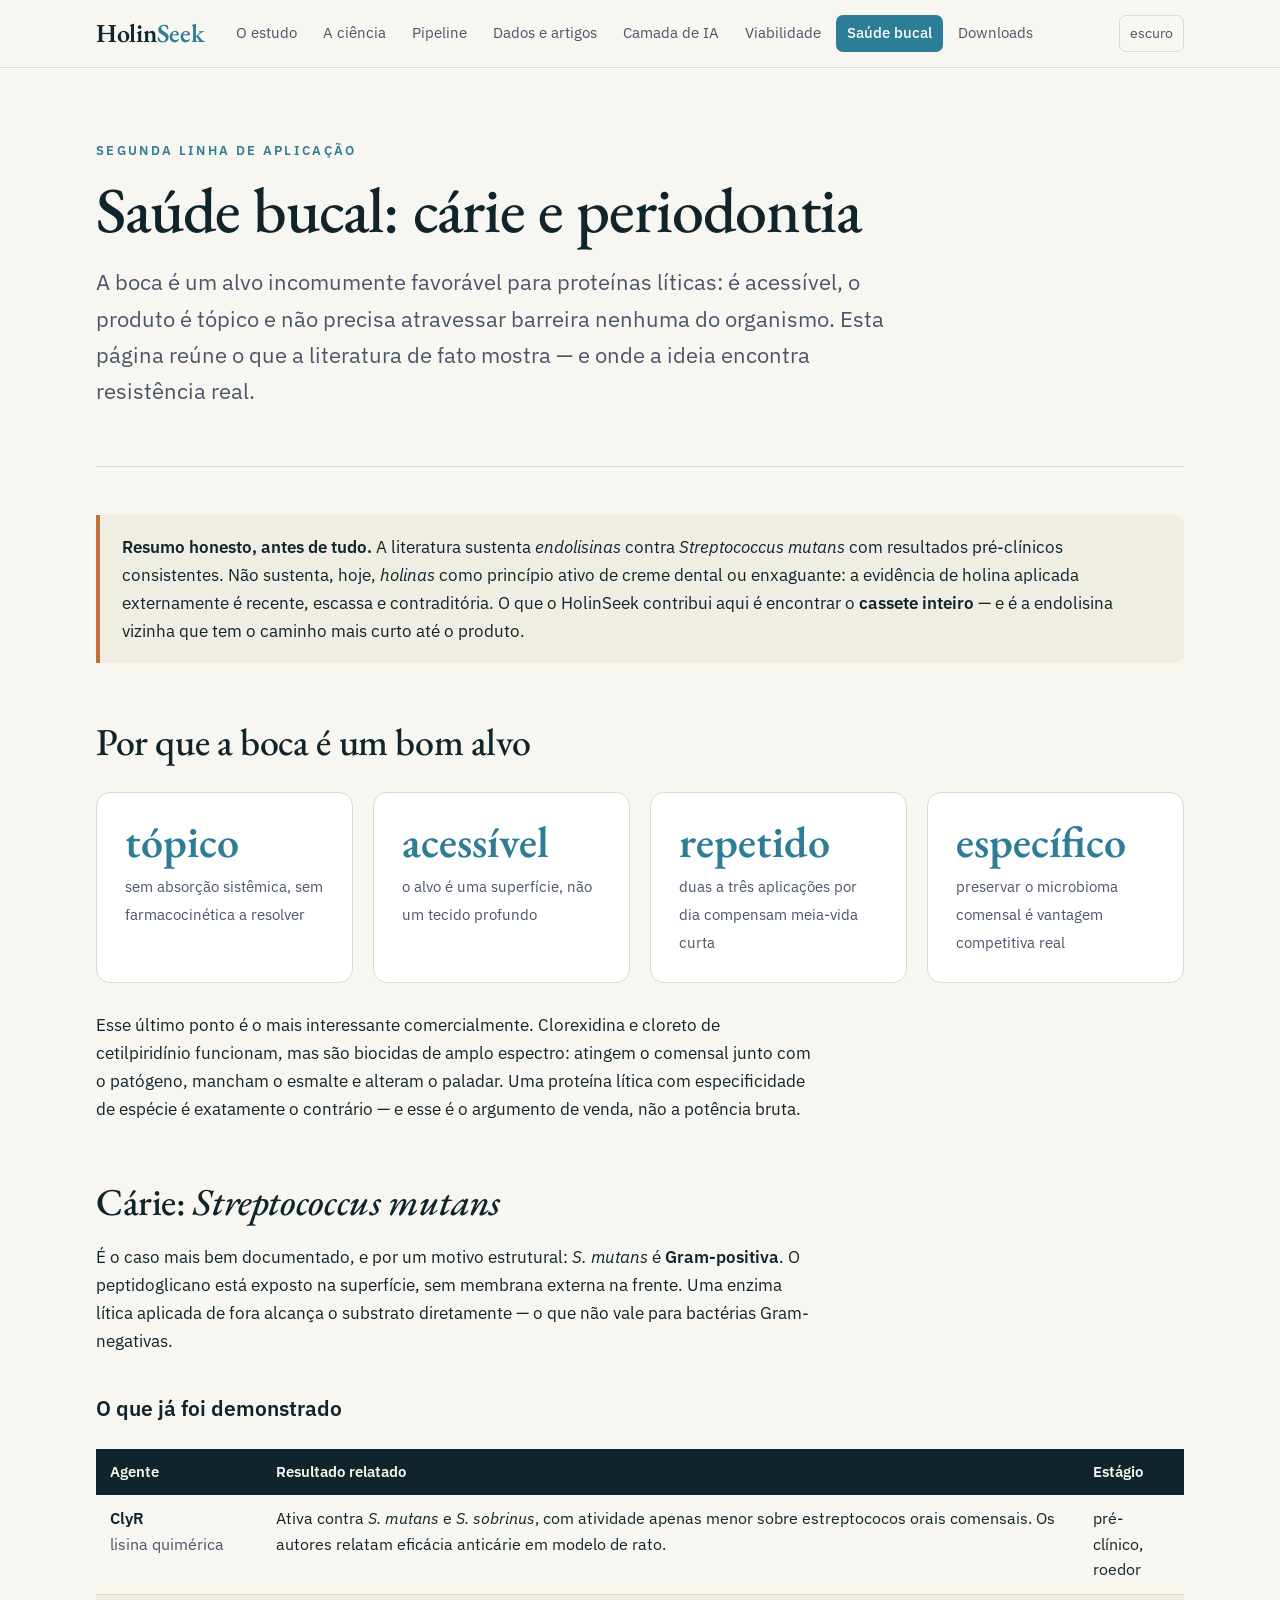
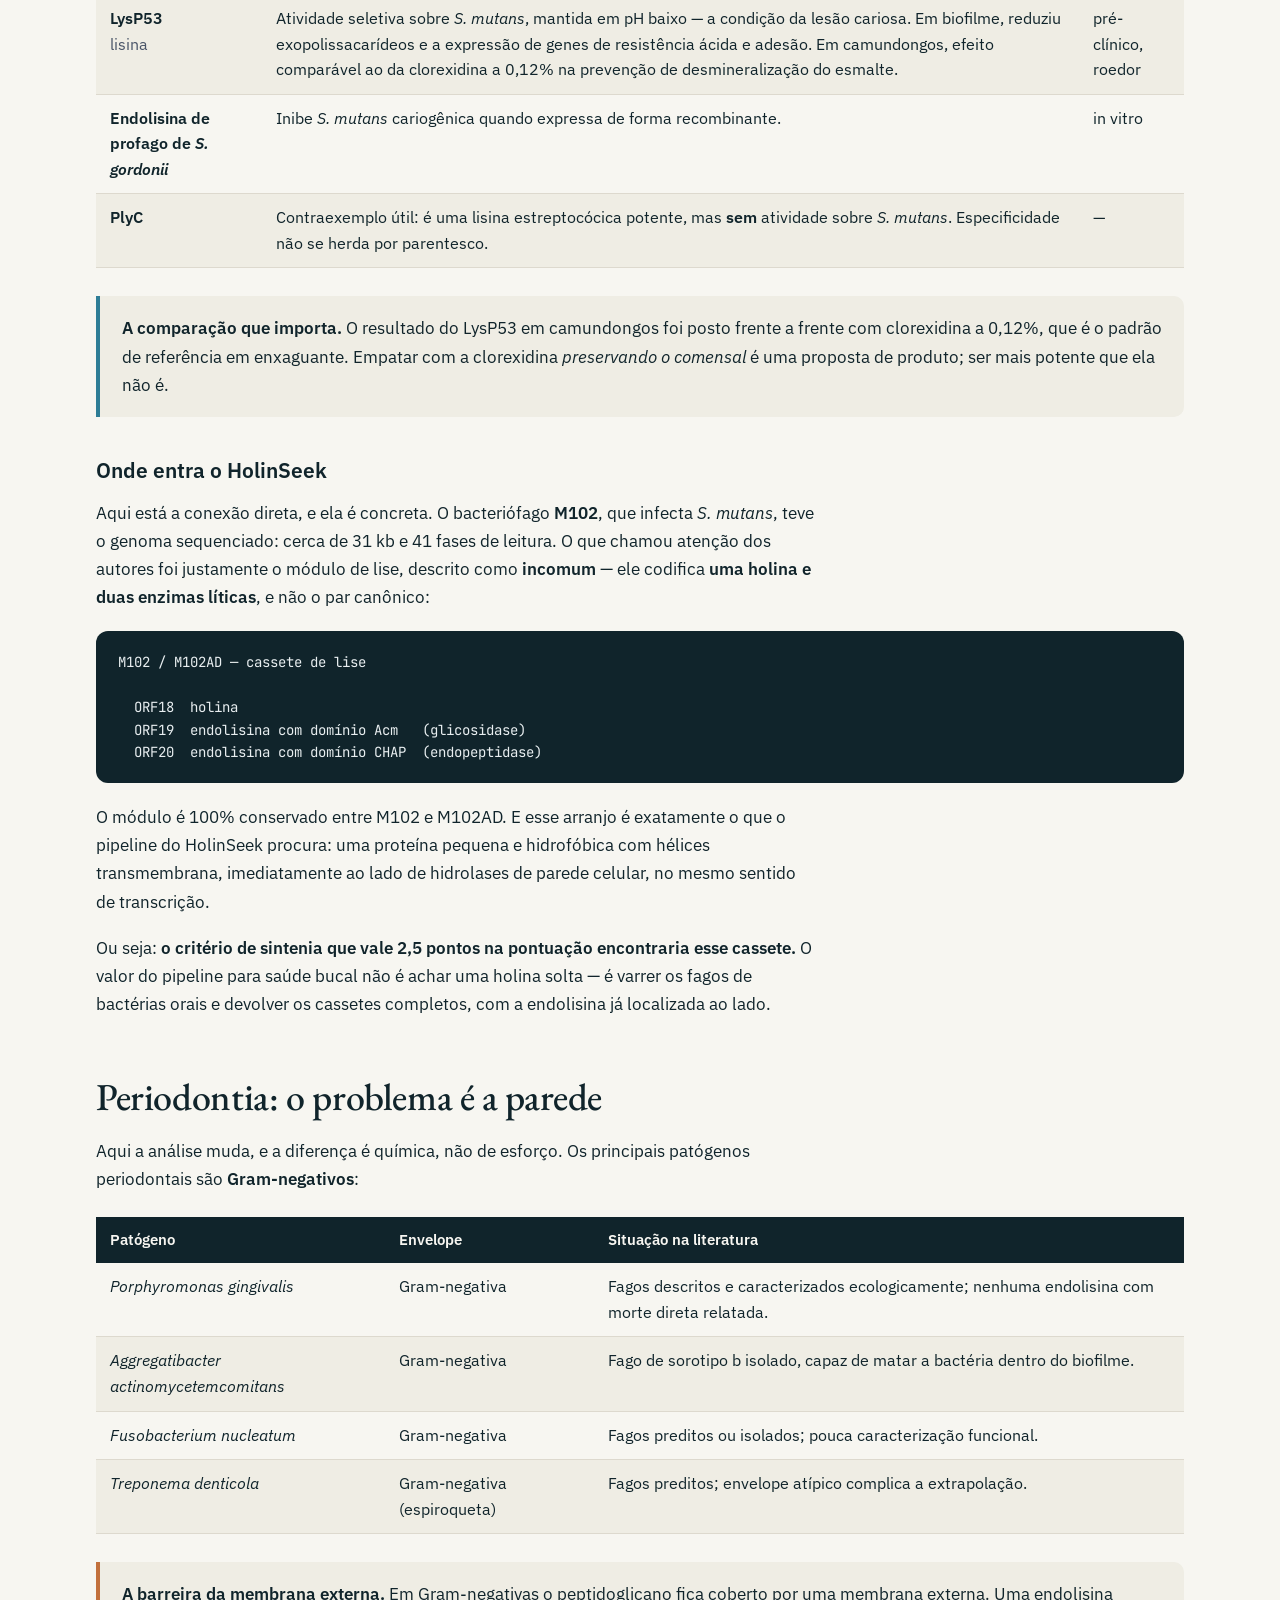
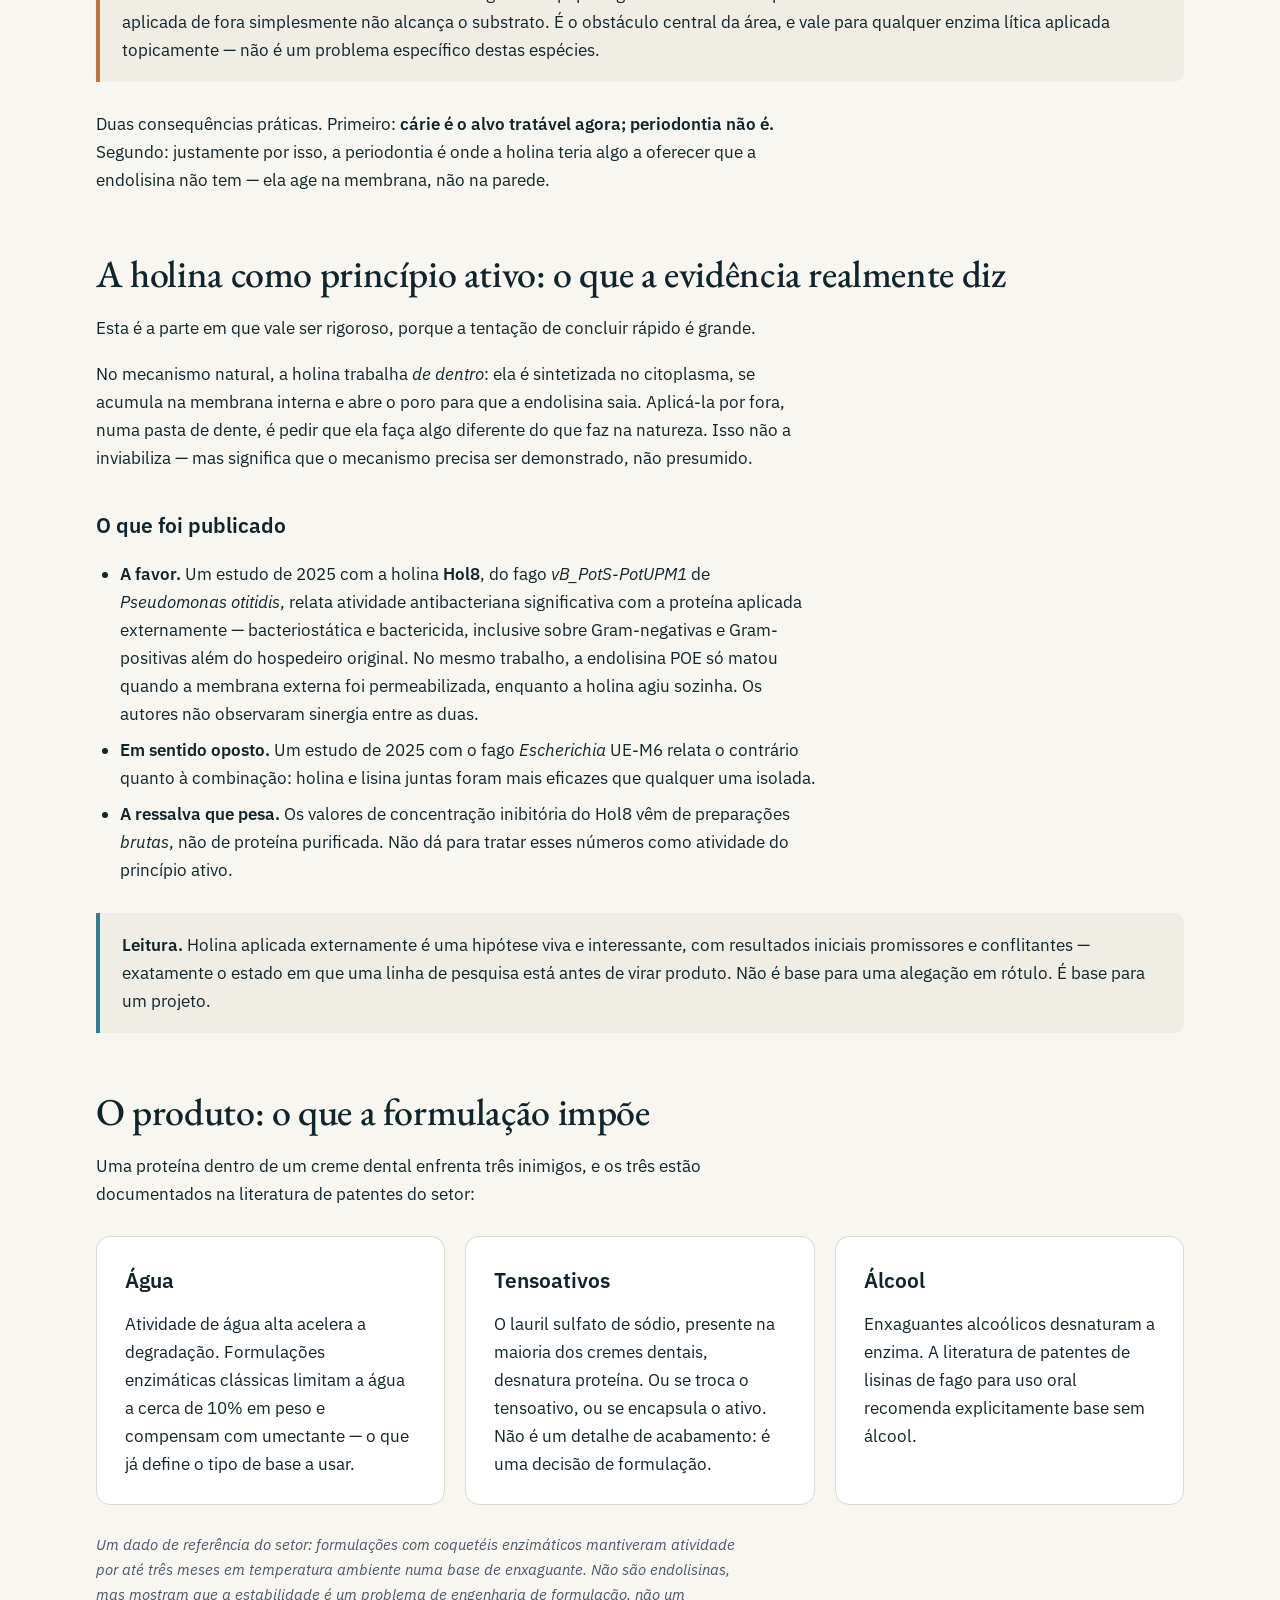
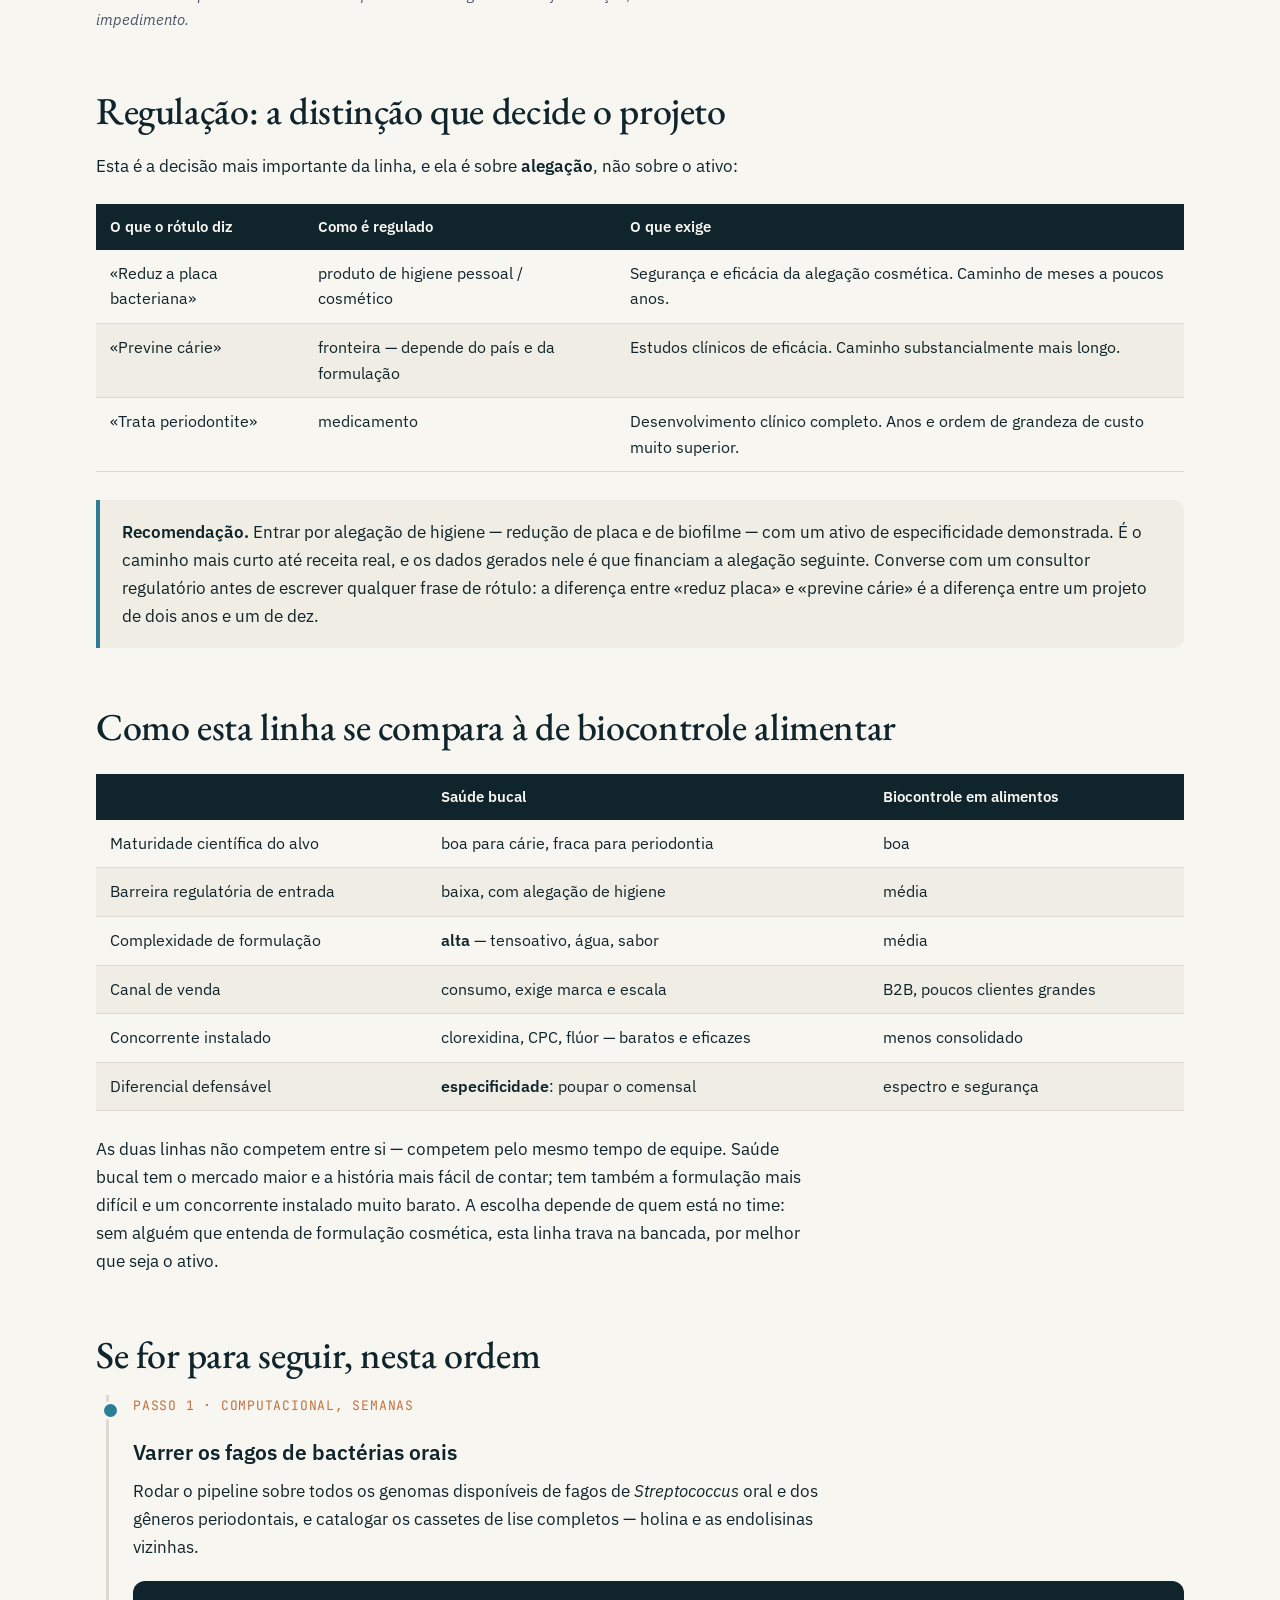
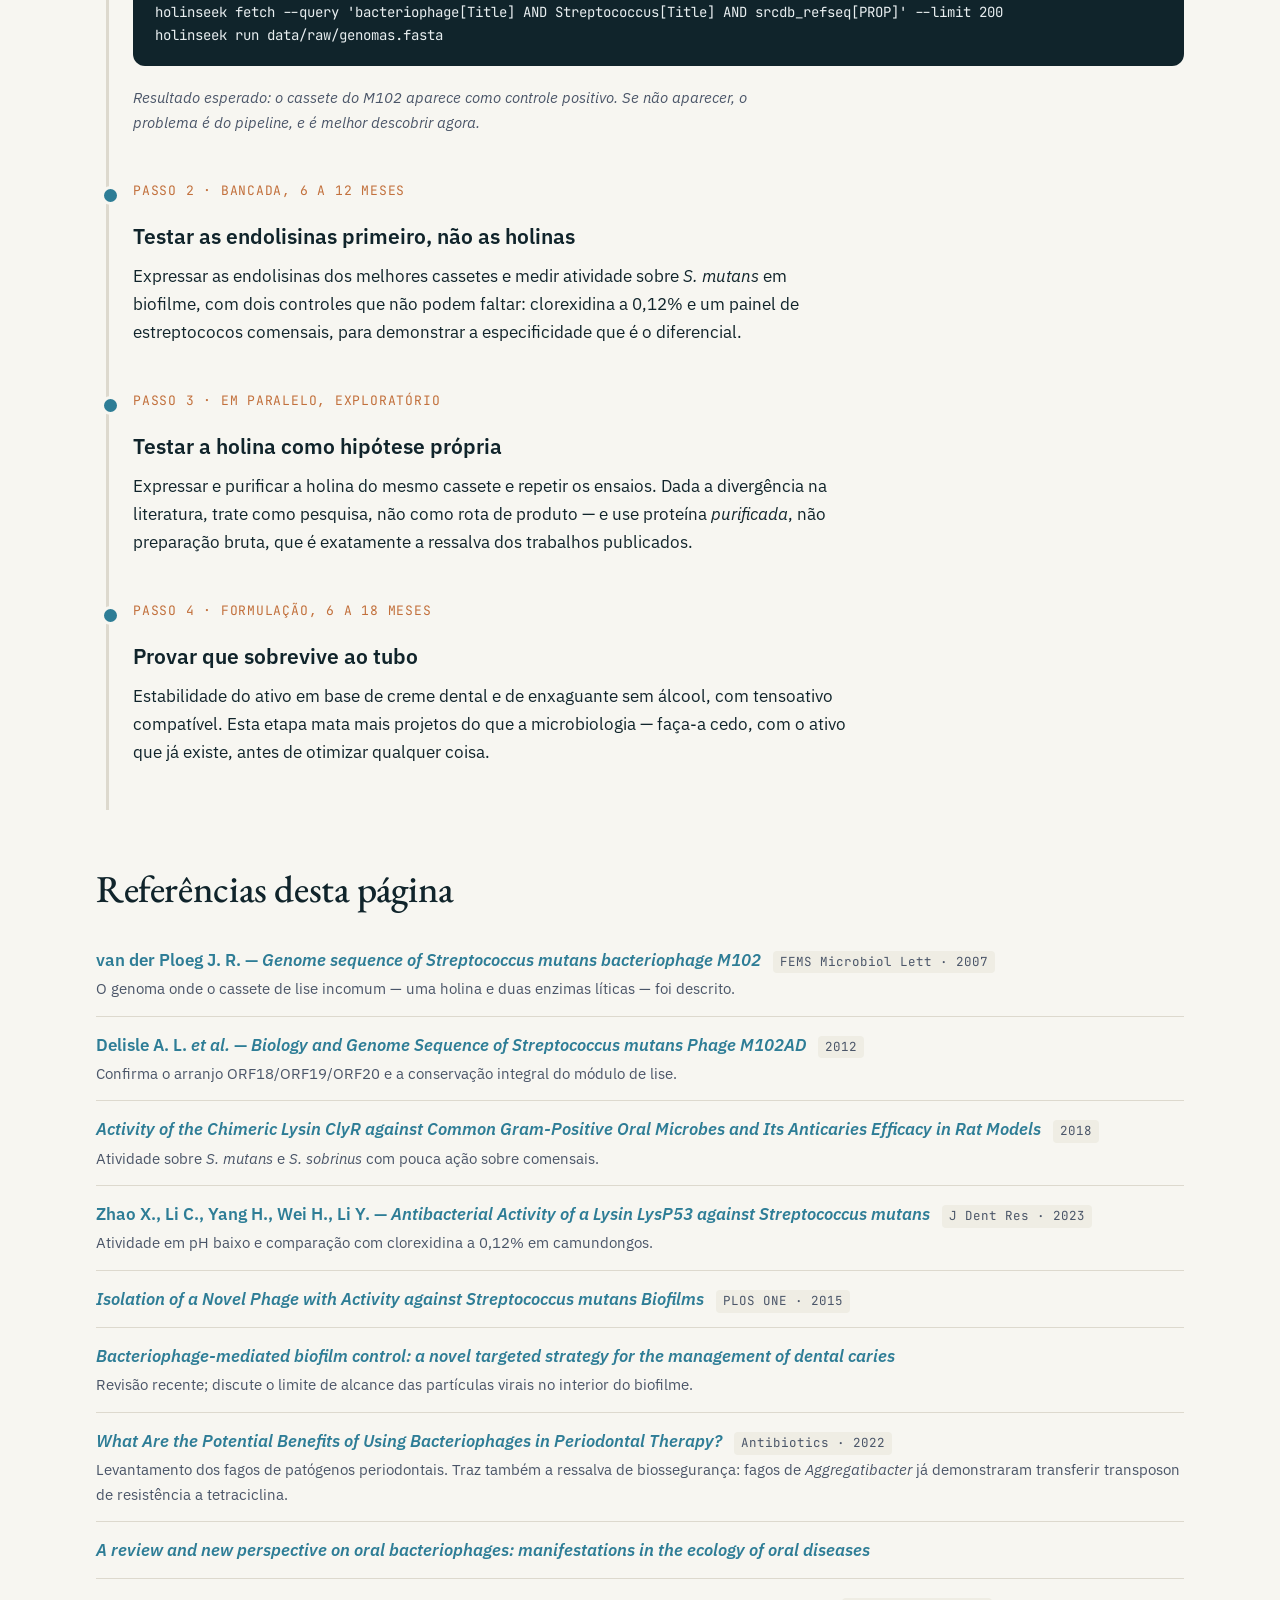
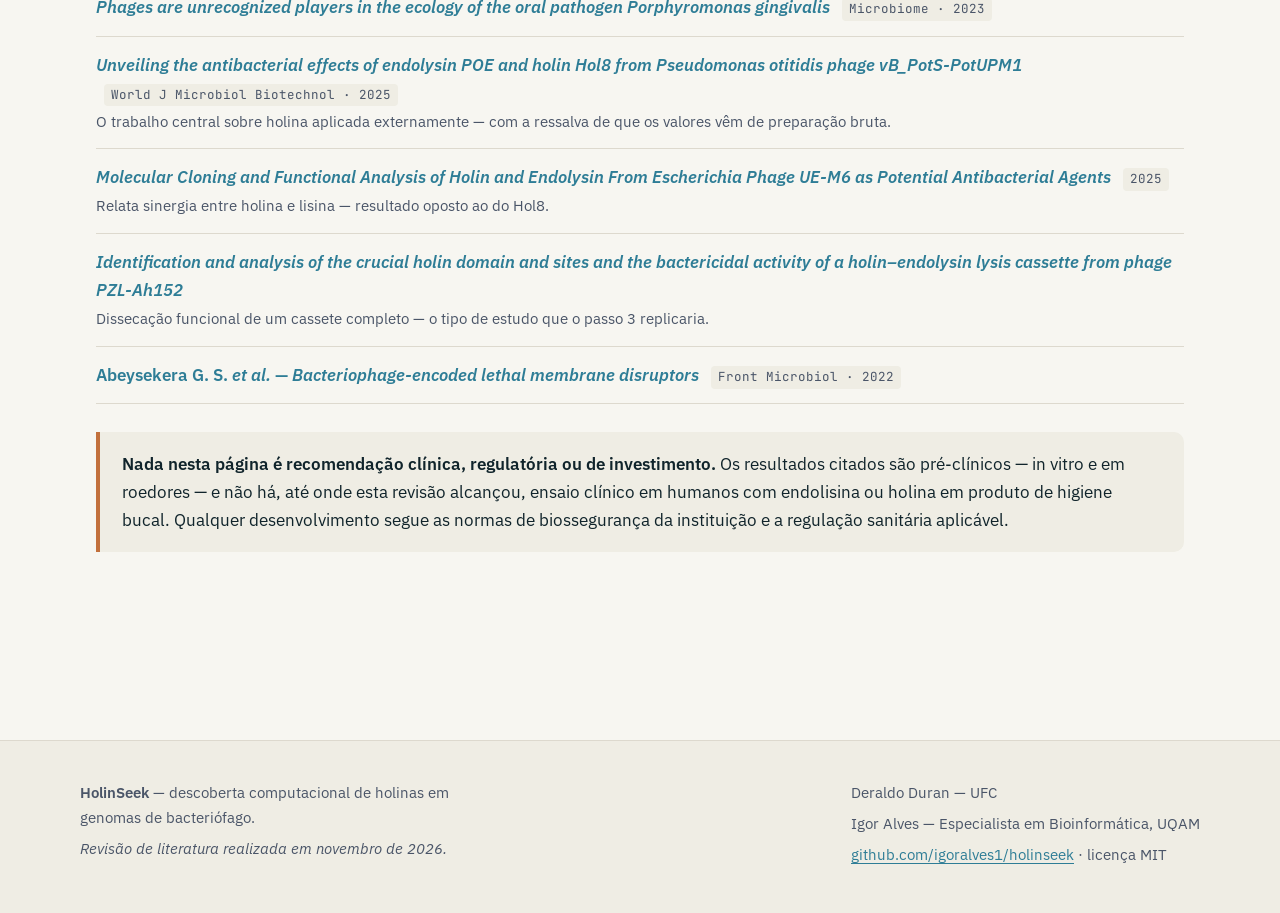
<file: docs/saude-bucal.html>
<!doctype html>
<html lang="pt-BR">
<head>
<meta charset="utf-8">
<meta name="viewport" content="width=device-width, initial-scale=1">
<title>Saúde bucal — HolinSeek</title>
<meta name="description" content="O que a literatura mostra sobre proteínas líticas de fago contra Streptococcus mutans e patógenos periodontais, e o que isso significa para cremes dentais e enxaguantes bucais.">
<link rel="preconnect" href="https://fonts.googleapis.com">
<link rel="preconnect" href="https://fonts.gstatic.com" crossorigin>
<link rel="stylesheet" href="https://fonts.googleapis.com/css2?family=EB+Garamond:wght@400;500;600&family=IBM+Plex+Sans:wght@400;500;600&family=JetBrains+Mono:wght@400;500&display=swap">
<link rel="stylesheet" href="assets/css/site.css">
<link rel="icon" href="data:image/svg+xml,<svg xmlns='http://www.w3.org/2000/svg' viewBox='0 0 100 100'><text y='.9em' font-size='90'>🧬</text></svg>">
</head>
<body>

<header class="topbar">
  <div class="topbar-inner">
    <a class="brand" href="index.html">Holin<span>Seek</span></a>
    <nav class="main">
      <a href="index.html">O estudo</a>
      <a href="ciencia.html">A ciência</a>
      <a href="pipeline.html">Pipeline</a>
      <a href="dados.html">Dados e artigos</a>
      <a href="ia.html">Camada de IA</a>
      <a href="negocio.html">Viabilidade</a>
      <a href="saude-bucal.html">Saúde bucal</a>
      <a href="downloads.html">Downloads</a>
    </nav>
    <button class="theme-toggle" type="button">escuro</button>
  </div>
</header>

<main>

<section class="hero">
  <p class="eyebrow">Segunda linha de aplicação</p>
  <h1>Saúde bucal: cárie e periodontia</h1>
  <p class="lead">
    A boca é um alvo incomumente favorável para proteínas líticas: é
    acessível, o produto é tópico e não precisa atravessar barreira nenhuma
    do organismo. Esta página reúne o que a literatura de fato mostra — e
    onde a ideia encontra resistência real.
  </p>
</section>

<div class="callout warn">
  <p>
    <strong>Resumo honesto, antes de tudo.</strong> A literatura sustenta
    <em>endolisinas</em> contra <em>Streptococcus mutans</em> com resultados
    pré-clínicos consistentes. Não sustenta, hoje, <em>holinas</em> como
    princípio ativo de creme dental ou enxaguante: a evidência de holina
    aplicada externamente é recente, escassa e contraditória. O que o
    HolinSeek contribui aqui é encontrar o <strong>cassete inteiro</strong> —
    e é a endolisina vizinha que tem o caminho mais curto até o produto.
  </p>
</div>

<h2>Por que a boca é um bom alvo</h2>

<div class="grid four">
  <div class="card stat">
    <span class="num">tópico</span>
    <span class="lbl">sem absorção sistêmica, sem farmacocinética a resolver</span>
  </div>
  <div class="card stat">
    <span class="num">acessível</span>
    <span class="lbl">o alvo é uma superfície, não um tecido profundo</span>
  </div>
  <div class="card stat">
    <span class="num">repetido</span>
    <span class="lbl">duas a três aplicações por dia compensam meia-vida curta</span>
  </div>
  <div class="card stat">
    <span class="num">específico</span>
    <span class="lbl">preservar o microbioma comensal é vantagem competitiva real</span>
  </div>
</div>

<p>
  Esse último ponto é o mais interessante comercialmente. Clorexidina e
  cloreto de cetilpiridínio funcionam, mas são biocidas de amplo espectro:
  atingem o comensal junto com o patógeno, mancham o esmalte e alteram o
  paladar. Uma proteína lítica com especificidade de espécie é exatamente o
  contrário — e esse é o argumento de venda, não a potência bruta.
</p>

<h2>Cárie: <em>Streptococcus mutans</em></h2>

<p>
  É o caso mais bem documentado, e por um motivo estrutural:
  <em>S. mutans</em> é <strong>Gram-positiva</strong>. O peptidoglicano está
  exposto na superfície, sem membrana externa na frente. Uma enzima lítica
  aplicada de fora alcança o substrato diretamente — o que não vale para
  bactérias Gram-negativas.
</p>

<h3>O que já foi demonstrado</h3>

<div class="table-wrap">
<table>
  <thead>
    <tr><th>Agente</th><th>Resultado relatado</th><th>Estágio</th></tr>
  </thead>
  <tbody>
    <tr>
      <td><strong>ClyR</strong><br><span class="muted">lisina quimérica</span></td>
      <td>
        Ativa contra <em>S. mutans</em> e <em>S. sobrinus</em>, com atividade
        apenas menor sobre estreptococos orais comensais. Os autores relatam
        eficácia anticárie em modelo de rato.
      </td>
      <td>pré-clínico, roedor</td>
    </tr>
    <tr>
      <td><strong>LysP53</strong><br><span class="muted">lisina</span></td>
      <td>
        Atividade seletiva sobre <em>S. mutans</em>, mantida em pH baixo — a
        condição da lesão cariosa. Em biofilme, reduziu exopolissacarídeos e
        a expressão de genes de resistência ácida e adesão. Em camundongos,
        efeito comparável ao da clorexidina a 0,12% na prevenção de
        desmineralização do esmalte.
      </td>
      <td>pré-clínico, roedor</td>
    </tr>
    <tr>
      <td><strong>Endolisina de profago de <em>S. gordonii</em></strong></td>
      <td>Inibe <em>S. mutans</em> cariogênica quando expressa de forma recombinante.</td>
      <td>in vitro</td>
    </tr>
    <tr>
      <td><strong>PlyC</strong></td>
      <td>
        Contraexemplo útil: é uma lisina estreptocócica potente, mas
        <strong>sem</strong> atividade sobre <em>S. mutans</em>. Especificidade
        não se herda por parentesco.
      </td>
      <td>—</td>
    </tr>
  </tbody>
</table>
</div>

<div class="callout">
  <p>
    <strong>A comparação que importa.</strong> O resultado do LysP53 em
    camundongos foi posto frente a frente com clorexidina a 0,12%, que é o
    padrão de referência em enxaguante. Empatar com a clorexidina
    <em>preservando o comensal</em> é uma proposta de produto; ser mais potente
    que ela não é.
  </p>
</div>

<h3>Onde entra o HolinSeek</h3>

<p>
  Aqui está a conexão direta, e ela é concreta. O bacteriófago
  <strong>M102</strong>, que infecta <em>S. mutans</em>, teve o genoma
  sequenciado: cerca de 31 kb e 41 fases de leitura. O que chamou atenção dos
  autores foi justamente o módulo de lise, descrito como
  <strong>incomum</strong> — ele codifica <strong>uma holina e duas enzimas
  líticas</strong>, e não o par canônico:
</p>

<pre><code>M102 / M102AD — cassete de lise

  ORF18  holina
  ORF19  endolisina com domínio Acm   (glicosidase)
  ORF20  endolisina com domínio CHAP  (endopeptidase)</code></pre>

<p>
  O módulo é 100% conservado entre M102 e M102AD. E esse arranjo é
  exatamente o que o pipeline do HolinSeek procura: uma proteína pequena e
  hidrofóbica com hélices transmembrana, imediatamente ao lado de hidrolases
  de parede celular, no mesmo sentido de transcrição.
</p>

<p>
  Ou seja: <strong>o critério de sintenia que vale 2,5 pontos na pontuação
  encontraria esse cassete.</strong> O valor do pipeline para saúde bucal não
  é achar uma holina solta — é varrer os fagos de bactérias orais e devolver
  os cassetes completos, com a endolisina já localizada ao lado.
</p>

<h2>Periodontia: o problema é a parede</h2>

<p>
  Aqui a análise muda, e a diferença é química, não de esforço. Os principais
  patógenos periodontais são <strong>Gram-negativos</strong>:
</p>

<div class="table-wrap">
<table>
  <thead>
    <tr><th>Patógeno</th><th>Envelope</th><th>Situação na literatura</th></tr>
  </thead>
  <tbody>
    <tr>
      <td><em>Porphyromonas gingivalis</em></td>
      <td>Gram-negativa</td>
      <td>Fagos descritos e caracterizados ecologicamente; nenhuma endolisina com morte direta relatada.</td>
    </tr>
    <tr>
      <td><em>Aggregatibacter actinomycetemcomitans</em></td>
      <td>Gram-negativa</td>
      <td>Fago de sorotipo b isolado, capaz de matar a bactéria dentro do biofilme.</td>
    </tr>
    <tr>
      <td><em>Fusobacterium nucleatum</em></td>
      <td>Gram-negativa</td>
      <td>Fagos preditos ou isolados; pouca caracterização funcional.</td>
    </tr>
    <tr>
      <td><em>Treponema denticola</em></td>
      <td>Gram-negativa (espiroqueta)</td>
      <td>Fagos preditos; envelope atípico complica a extrapolação.</td>
    </tr>
  </tbody>
</table>
</div>

<div class="callout warn">
  <p>
    <strong>A barreira da membrana externa.</strong> Em Gram-negativas o
    peptidoglicano fica coberto por uma membrana externa. Uma endolisina
    aplicada de fora simplesmente não alcança o substrato. É o obstáculo
    central da área, e vale para qualquer enzima lítica aplicada topicamente —
    não é um problema específico destas espécies.
  </p>
</div>

<p>
  Duas consequências práticas. Primeiro: <strong>cárie é o alvo tratável
  agora; periodontia não é.</strong> Segundo: justamente por isso, a
  periodontia é onde a holina teria algo a oferecer que a endolisina não
  tem — ela age na membrana, não na parede.
</p>

<h2>A holina como princípio ativo: o que a evidência realmente diz</h2>

<p>
  Esta é a parte em que vale ser rigoroso, porque a tentação de concluir
  rápido é grande.
</p>

<p>
  No mecanismo natural, a holina trabalha <em>de dentro</em>: ela é
  sintetizada no citoplasma, se acumula na membrana interna e abre o poro
  para que a endolisina saia. Aplicá-la por fora, numa pasta de dente, é
  pedir que ela faça algo diferente do que faz na natureza. Isso não a
  inviabiliza — mas significa que o mecanismo precisa ser demonstrado, não
  presumido.
</p>

<h3>O que foi publicado</h3>

<ul>
  <li>
    <strong>A favor.</strong> Um estudo de 2025 com a holina <strong>Hol8</strong>,
    do fago <em>vB_PotS-PotUPM1</em> de <em>Pseudomonas otitidis</em>, relata
    atividade antibacteriana significativa com a proteína aplicada
    externamente — bacteriostática e bactericida, inclusive sobre
    Gram-negativas e Gram-positivas além do hospedeiro original. No mesmo
    trabalho, a endolisina POE só matou quando a membrana externa foi
    permeabilizada, enquanto a holina agiu sozinha. Os autores não observaram
    sinergia entre as duas.
  </li>
  <li>
    <strong>Em sentido oposto.</strong> Um estudo de 2025 com o fago
    <em>Escherichia</em> UE-M6 relata o contrário quanto à combinação: holina
    e lisina juntas foram mais eficazes que qualquer uma isolada.
  </li>
  <li>
    <strong>A ressalva que pesa.</strong> Os valores de concentração inibitória
    do Hol8 vêm de preparações <em>brutas</em>, não de proteína purificada.
    Não dá para tratar esses números como atividade do princípio ativo.
  </li>
</ul>

<div class="callout">
  <p>
    <strong>Leitura.</strong> Holina aplicada externamente é uma hipótese
    viva e interessante, com resultados iniciais promissores e conflitantes —
    exatamente o estado em que uma linha de pesquisa está antes de virar
    produto. Não é base para uma alegação em rótulo. É base para um projeto.
  </p>
</div>

<h2>O produto: o que a formulação impõe</h2>

<p>
  Uma proteína dentro de um creme dental enfrenta três inimigos, e os três
  estão documentados na literatura de patentes do setor:
</p>

<div class="grid three">
  <div class="card">
    <h3>Água</h3>
    <p>
      Atividade de água alta acelera a degradação. Formulações enzimáticas
      clássicas limitam a água a cerca de 10% em peso e compensam com
      umectante — o que já define o tipo de base a usar.
    </p>
  </div>
  <div class="card">
    <h3>Tensoativos</h3>
    <p>
      O lauril sulfato de sódio, presente na maioria dos cremes dentais,
      desnatura proteína. Ou se troca o tensoativo, ou se encapsula o ativo.
      Não é um detalhe de acabamento: é uma decisão de formulação.
    </p>
  </div>
  <div class="card">
    <h3>Álcool</h3>
    <p>
      Enxaguantes alcoólicos desnaturam a enzima. A literatura de patentes de
      lisinas de fago para uso oral recomenda explicitamente base sem álcool.
    </p>
  </div>
</div>

<p class="note">
  Um dado de referência do setor: formulações com coquetéis enzimáticos
  mantiveram atividade por até três meses em temperatura ambiente numa base
  de enxaguante. Não são endolisinas, mas mostram que a estabilidade é um
  problema de engenharia de formulação, não um impedimento.
</p>

<h2>Regulação: a distinção que decide o projeto</h2>

<p>
  Esta é a decisão mais importante da linha, e ela é sobre
  <strong>alegação</strong>, não sobre o ativo:
</p>

<div class="table-wrap">
<table>
  <thead>
    <tr><th>O que o rótulo diz</th><th>Como é regulado</th><th>O que exige</th></tr>
  </thead>
  <tbody>
    <tr>
      <td>«Reduz a placa bacteriana»</td>
      <td>produto de higiene pessoal / cosmético</td>
      <td>Segurança e eficácia da alegação cosmética. Caminho de meses a poucos anos.</td>
    </tr>
    <tr>
      <td>«Previne cárie»</td>
      <td>fronteira — depende do país e da formulação</td>
      <td>Estudos clínicos de eficácia. Caminho substancialmente mais longo.</td>
    </tr>
    <tr>
      <td>«Trata periodontite»</td>
      <td>medicamento</td>
      <td>Desenvolvimento clínico completo. Anos e ordem de grandeza de custo muito superior.</td>
    </tr>
  </tbody>
</table>
</div>

<div class="callout">
  <p>
    <strong>Recomendação.</strong> Entrar por alegação de higiene — redução de
    placa e de biofilme — com um ativo de especificidade demonstrada. É o
    caminho mais curto até receita real, e os dados gerados nele é que
    financiam a alegação seguinte. Converse com um consultor regulatório antes
    de escrever qualquer frase de rótulo: a diferença entre «reduz placa» e
    «previne cárie» é a diferença entre um projeto de dois anos e um de dez.
  </p>
</div>

<h2>Como esta linha se compara à de biocontrole alimentar</h2>

<div class="table-wrap">
<table>
  <thead>
    <tr><th></th><th>Saúde bucal</th><th>Biocontrole em alimentos</th></tr>
  </thead>
  <tbody>
    <tr><td>Maturidade científica do alvo</td><td>boa para cárie, fraca para periodontia</td><td>boa</td></tr>
    <tr><td>Barreira regulatória de entrada</td><td>baixa, com alegação de higiene</td><td>média</td></tr>
    <tr><td>Complexidade de formulação</td><td><strong>alta</strong> — tensoativo, água, sabor</td><td>média</td></tr>
    <tr><td>Canal de venda</td><td>consumo, exige marca e escala</td><td>B2B, poucos clientes grandes</td></tr>
    <tr><td>Concorrente instalado</td><td>clorexidina, CPC, flúor — baratos e eficazes</td><td>menos consolidado</td></tr>
    <tr><td>Diferencial defensável</td><td><strong>especificidade</strong>: poupar o comensal</td><td>espectro e segurança</td></tr>
  </tbody>
</table>
</div>

<p>
  As duas linhas não competem entre si — competem pelo mesmo tempo de equipe.
  Saúde bucal tem o mercado maior e a história mais fácil de contar; tem
  também a formulação mais difícil e um concorrente instalado muito barato.
  A escolha depende de quem está no time: sem alguém que entenda de
  formulação cosmética, esta linha trava na bancada, por melhor que seja o
  ativo.
</p>

<h2>Se for para seguir, nesta ordem</h2>

<div class="phase">
  <p class="when">Passo 1 · computacional, semanas</p>
  <h3>Varrer os fagos de bactérias orais</h3>
  <p>
    Rodar o pipeline sobre todos os genomas disponíveis de fagos de
    <em>Streptococcus</em> oral e dos gêneros periodontais, e catalogar os
    cassetes de lise completos — holina e as endolisinas vizinhas.
  </p>
  <pre><code>holinseek fetch --query 'bacteriophage[Title] AND Streptococcus[Title] AND srcdb_refseq[PROP]' --limit 200
holinseek run data/raw/genomas.fasta</code></pre>
  <p class="note">
    Resultado esperado: o cassete do M102 aparece como controle positivo. Se
    não aparecer, o problema é do pipeline, e é melhor descobrir agora.
  </p>
</div>

<div class="phase">
  <p class="when">Passo 2 · bancada, 6 a 12 meses</p>
  <h3>Testar as endolisinas primeiro, não as holinas</h3>
  <p>
    Expressar as endolisinas dos melhores cassetes e medir atividade sobre
    <em>S. mutans</em> em biofilme, com dois controles que não podem faltar:
    clorexidina a 0,12% e um painel de estreptococos comensais, para
    demonstrar a especificidade que é o diferencial.
  </p>
</div>

<div class="phase">
  <p class="when">Passo 3 · em paralelo, exploratório</p>
  <h3>Testar a holina como hipótese própria</h3>
  <p>
    Expressar e purificar a holina do mesmo cassete e repetir os ensaios.
    Dada a divergência na literatura, trate como pesquisa, não como rota de
    produto — e use proteína <em>purificada</em>, não preparação bruta, que é
    exatamente a ressalva dos trabalhos publicados.
  </p>
</div>

<div class="phase">
  <p class="when">Passo 4 · formulação, 6 a 18 meses</p>
  <h3>Provar que sobrevive ao tubo</h3>
  <p>
    Estabilidade do ativo em base de creme dental e de enxaguante sem álcool,
    com tensoativo compatível. Esta etapa mata mais projetos do que a
    microbiologia — faça-a cedo, com o ativo que já existe, antes de otimizar
    qualquer coisa.
  </p>
</div>

<h2>Referências desta página</h2>

<ul class="linklist">
  <li>
    <a href="https://academic.oup.com/femsle/article/275/1/130/499564">
      van der Ploeg J. R. — <em>Genome sequence of Streptococcus mutans bacteriophage M102</em>
    </a>
    <span class="meta">FEMS Microbiol Lett · 2007</span>
    <span class="desc">O genoma onde o cassete de lise incomum — uma holina e duas enzimas líticas — foi descrito.</span>
  </li>
  <li>
    <a href="https://pmc.ncbi.nlm.nih.gov/articles/PMC3302630/">
      Delisle A. L. <em>et al.</em> — <em>Biology and Genome Sequence of Streptococcus mutans Phage M102AD</em>
    </a>
    <span class="meta">2012</span>
    <span class="desc">Confirma o arranjo ORF18/ORF19/ORF20 e a conservação integral do módulo de lise.</span>
  </li>
  <li>
    <a href="https://www.ncbi.nlm.nih.gov/pmc/articles/PMC6070986/">
      <em>Activity of the Chimeric Lysin ClyR against Common Gram-Positive Oral Microbes and Its Anticaries Efficacy in Rat Models</em>
    </a>
    <span class="meta">2018</span>
    <span class="desc">Atividade sobre <em>S. mutans</em> e <em>S. sobrinus</em> com pouca ação sobre comensais.</span>
  </li>
  <li>
    <a href="https://doi.org/10.1177/00220345231182675">
      Zhao X., Li C., Yang H., Wei H., Li Y. — <em>Antibacterial Activity of a Lysin LysP53 against Streptococcus mutans</em>
    </a>
    <span class="meta">J Dent Res · 2023</span>
    <span class="desc">Atividade em pH baixo e comparação com clorexidina a 0,12% em camundongos.</span>
  </li>
  <li>
    <a href="https://journals.plos.org/plosone/article?id=10.1371%2Fjournal.pone.0138651">
      <em>Isolation of a Novel Phage with Activity against Streptococcus mutans Biofilms</em>
    </a>
    <span class="meta">PLOS ONE · 2015</span>
  </li>
  <li>
    <a href="https://pmc.ncbi.nlm.nih.gov/articles/PMC13457017/">
      <em>Bacteriophage-mediated biofilm control: a novel targeted strategy for the management of dental caries</em>
    </a>
    <span class="desc">Revisão recente; discute o limite de alcance das partículas virais no interior do biofilme.</span>
  </li>
  <li>
    <a href="https://www.mdpi.com/2079-6382/11/4/446">
      <em>What Are the Potential Benefits of Using Bacteriophages in Periodontal Therapy?</em>
    </a>
    <span class="meta">Antibiotics · 2022</span>
    <span class="desc">
      Levantamento dos fagos de patógenos periodontais. Traz também a ressalva
      de biossegurança: fagos de <em>Aggregatibacter</em> já demonstraram
      transferir transposon de resistência a tetraciclina.
    </span>
  </li>
  <li>
    <a href="https://pmc.ncbi.nlm.nih.gov/articles/PMC11064738/">
      <em>A review and new perspective on oral bacteriophages: manifestations in the ecology of oral diseases</em>
    </a>
  </li>
  <li>
    <a href="https://microbiomejournal.biomedcentral.com/articles/10.1186/s40168-023-01607-w">
      <em>Phages are unrecognized players in the ecology of the oral pathogen Porphyromonas gingivalis</em>
    </a>
    <span class="meta">Microbiome · 2023</span>
  </li>
  <li>
    <a href="https://link.springer.com/article/10.1007/s11274-025-04754-4">
      <em>Unveiling the antibacterial effects of endolysin POE and holin Hol8 from Pseudomonas otitidis phage vB_PotS-PotUPM1</em>
    </a>
    <span class="meta">World J Microbiol Biotechnol · 2025</span>
    <span class="desc">
      O trabalho central sobre holina aplicada externamente — com a ressalva
      de que os valores vêm de preparação bruta.
    </span>
  </li>
  <li>
    <a href="https://www.ncbi.nlm.nih.gov/pmc/articles/PMC12661215/">
      <em>Molecular Cloning and Functional Analysis of Holin and Endolysin From Escherichia Phage UE-M6 as Potential Antibacterial Agents</em>
    </a>
    <span class="meta">2025</span>
    <span class="desc">Relata sinergia entre holina e lisina — resultado oposto ao do Hol8.</span>
  </li>
  <li>
    <a href="https://www.ncbi.nlm.nih.gov/pmc/articles/PMC12817945/">
      <em>Identification and analysis of the crucial holin domain and sites and the bactericidal activity of a holin–endolysin lysis cassette from phage PZL-Ah152</em>
    </a>
    <span class="desc">Dissecação funcional de um cassete completo — o tipo de estudo que o passo 3 replicaria.</span>
  </li>
  <li>
    <a href="https://www.ncbi.nlm.nih.gov/pmc/articles/PMC9636201/">
      Abeysekera G. S. <em>et al.</em> — <em>Bacteriophage-encoded lethal membrane disruptors</em>
    </a>
    <span class="meta">Front Microbiol · 2022</span>
  </li>
</ul>

<div class="callout warn">
  <p>
    <strong>Nada nesta página é recomendação clínica, regulatória ou de
    investimento.</strong> Os resultados citados são pré-clínicos — in vitro e
    em roedores — e não há, até onde esta revisão alcançou, ensaio clínico em
    humanos com endolisina ou holina em produto de higiene bucal. Qualquer
    desenvolvimento segue as normas de biossegurança da instituição e a
    regulação sanitária aplicável.
  </p>
</div>

</main>

<footer>
  <div class="footer-inner">
    <div>
      <p><strong>HolinSeek</strong> — descoberta computacional de holinas em genomas de bacteriófago.</p>
      <p class="note">Revisão de literatura realizada em novembro de 2026.</p>
    </div>
    <div>
      <p>Deraldo Duran — UFC</p>
      <p>Igor Alves — Especialista em Bioinformática, UQAM</p>
      <p><a href="https://github.com/igoralves1/holinseek">github.com/igoralves1/holinseek</a> · licença MIT</p>
    </div>
  </div>
</footer>

<script src="assets/js/site.js"></script>
</body>
</html>
</file>
<file: docs/assets/css/site.css>
/* HolinSeek — folha de estilo do site. */

:root {
  --ink: #10242B;
  --ink-soft: #4A5568;
  --paper: #F7F6F1;
  --paper-2: #EFEDE4;
  --card: #FFFFFF;
  --line: #DDD9CE;
  --teal: #2E7D96;
  --teal-deep: #1B3F4A;
  --rust: #C2703C;
  --code-bg: #10242B;
  --code-ink: #E8EEF0;
  --serif: "EB Garamond", Georgia, serif;
  --sans: "IBM Plex Sans", system-ui, -apple-system, Segoe UI, sans-serif;
  --mono: "JetBrains Mono", ui-monospace, SFMono-Regular, Menlo, monospace;
  --wrap: 1120px;
}

@media (prefers-color-scheme: dark) {
  :root:not([data-theme="light"]) {
    --ink: #ECF1F2;
    --ink-soft: #AFC2C8;
    --paper: #0C1A1F;
    --paper-2: #122A32;
    --card: #15323B;
    --line: #27474F;
    --teal: #7FC3D6;
    --teal-deep: #BFD8D5;
    --rust: #E29464;
    --code-bg: #081418;
  }
}

:root[data-theme="dark"] {
  --ink: #ECF1F2;
  --ink-soft: #AFC2C8;
  --paper: #0C1A1F;
  --paper-2: #122A32;
  --card: #15323B;
  --line: #27474F;
  --teal: #7FC3D6;
  --teal-deep: #BFD8D5;
  --rust: #E29464;
  --code-bg: #081418;
}

* { box-sizing: border-box; }

html { scroll-behavior: smooth; }

body {
  margin: 0;
  background: var(--paper);
  color: var(--ink);
  font-family: var(--sans);
  font-size: 17px;
  line-height: 1.65;
  -webkit-font-smoothing: antialiased;
}

/* ---------- cabeçalho e navegação ---------- */

.topbar {
  position: sticky;
  top: 0;
  z-index: 50;
  background: var(--paper);
  border-bottom: 1px solid var(--line);
}

.topbar-inner {
  max-width: var(--wrap);
  margin: 0 auto;
  padding: 12px 16px;
  display: flex;
  align-items: center;
  gap: 20px;
  flex-wrap: wrap;
}

.brand {
  font-family: var(--serif);
  font-size: 26px;
  font-weight: 600;
  color: var(--ink);
  text-decoration: none;
  letter-spacing: -0.01em;
  white-space: nowrap;
}
.brand span { color: var(--teal); }

nav.main {
  display: flex;
  gap: 4px;
  flex-wrap: wrap;
  flex: 1;
}

nav.main a {
  color: var(--ink-soft);
  text-decoration: none;
  font-size: 15px;
  padding: 6px 11px;
  border-radius: 7px;
  white-space: nowrap;
}
nav.main a:hover { background: var(--paper-2); color: var(--ink); }
nav.main a[aria-current="page"] {
  background: var(--teal);
  color: #FFFFFF;
  font-weight: 500;
}

.theme-toggle {
  background: none;
  border: 1px solid var(--line);
  color: var(--ink-soft);
  border-radius: 7px;
  padding: 6px 10px;
  font: inherit;
  font-size: 14px;
  cursor: pointer;
}
.theme-toggle:hover { background: var(--paper-2); color: var(--ink); }

/* ---------- estrutura ---------- */

main { max-width: var(--wrap); margin: 0 auto; padding: 0 16px 96px; }

.hero {
  padding: 72px 0 56px;
  border-bottom: 1px solid var(--line);
  margin-bottom: 48px;
}
.hero .eyebrow {
  font-size: 13px;
  font-weight: 600;
  letter-spacing: 0.18em;
  text-transform: uppercase;
  color: var(--teal);
  margin: 0 0 14px;
}
.hero h1 {
  font-family: var(--serif);
  font-size: clamp(38px, 6vw, 64px);
  font-weight: 500;
  line-height: 1.08;
  margin: 0 0 20px;
  letter-spacing: -0.015em;
}
.hero p.lead {
  font-size: clamp(18px, 2.4vw, 22px);
  color: var(--ink-soft);
  max-width: 62ch;
  margin: 0;
}

h2 {
  font-family: var(--serif);
  font-size: clamp(28px, 3.6vw, 38px);
  font-weight: 500;
  line-height: 1.2;
  margin: 56px 0 18px;
  letter-spacing: -0.01em;
}
h3 {
  font-size: 21px;
  font-weight: 600;
  margin: 36px 0 12px;
}
h4 { font-size: 17px; font-weight: 600; margin: 24px 0 8px; }

p { margin: 0 0 18px; max-width: 72ch; }
ul, ol { max-width: 72ch; padding-left: 24px; }
li { margin-bottom: 8px; }

a { color: var(--teal); text-underline-offset: 3px; }
a:hover { color: var(--rust); }

strong { font-weight: 600; }

hr { border: none; border-top: 1px solid var(--line); margin: 48px 0; }

/* ---------- blocos ---------- */

.card {
  background: var(--card);
  border: 1px solid var(--line);
  border-radius: 14px;
  padding: 26px 28px;
}
.card h3 { margin-top: 0; }
.card > :last-child { margin-bottom: 0; }

.grid { display: grid; gap: 20px; margin: 28px 0; }
.grid.two { grid-template-columns: repeat(auto-fit, minmax(300px, 1fr)); }
.grid.three { grid-template-columns: repeat(auto-fit, minmax(250px, 1fr)); }
.grid.four { grid-template-columns: repeat(auto-fit, minmax(200px, 1fr)); }

.stat { text-align: left; }
.stat .num {
  font-family: var(--serif);
  font-size: 44px;
  font-weight: 600;
  color: var(--teal);
  line-height: 1.05;
  display: block;
  margin-bottom: 6px;
}
.stat .lbl { font-size: 15px; color: var(--ink-soft); }

.callout {
  border-left: 4px solid var(--teal);
  background: var(--paper-2);
  padding: 18px 22px;
  border-radius: 0 10px 10px 0;
  margin: 28px 0;
}
.callout.warn { border-left-color: var(--rust); }
.callout > :last-child { margin-bottom: 0; }
.callout p { max-width: none; }

.note {
  font-size: 15px;
  color: var(--ink-soft);
  font-style: italic;
}

/* ---------- tabelas ---------- */

.table-wrap { overflow-x: auto; margin: 24px 0; }

table {
  width: 100%;
  border-collapse: collapse;
  font-size: 15.5px;
  min-width: 520px;
}
thead th {
  background: var(--ink);
  color: var(--paper);
  text-align: left;
  padding: 11px 14px;
  font-weight: 600;
  font-size: 14.5px;
}
tbody td { padding: 11px 14px; border-bottom: 1px solid var(--line); vertical-align: top; }
tbody tr:nth-child(even) { background: var(--paper-2); }

/* ---------- código ---------- */

code {
  font-family: var(--mono);
  font-size: 0.9em;
  background: var(--paper-2);
  padding: 2px 6px;
  border-radius: 5px;
}

pre {
  background: var(--code-bg);
  color: var(--code-ink);
  padding: 20px 22px;
  border-radius: 12px;
  overflow-x: auto;
  font-family: var(--mono);
  font-size: 14px;
  line-height: 1.6;
  margin: 20px 0;
}
pre code { background: none; padding: 0; font-size: inherit; color: inherit; }

/* ---------- química e matemática ---------- */

.formula {
  background: var(--card);
  border: 1px solid var(--line);
  border-left: 4px solid var(--rust);
  border-radius: 0 12px 12px 0;
  padding: 18px 24px;
  margin: 22px 0;
  overflow-x: auto;
}
.formula .caption {
  font-size: 14.5px;
  color: var(--ink-soft);
  margin: 10px 0 0;
  max-width: none;
}

.mol-grid {
  display: grid;
  gap: 18px;
  grid-template-columns: repeat(auto-fit, minmax(240px, 1fr));
  margin: 26px 0;
}
.mol {
  background: #FFFFFF;
  border: 1px solid var(--line);
  border-radius: 12px;
  padding: 14px;
  text-align: center;
}
.mol canvas { max-width: 100%; height: auto; display: block; margin: 0 auto; }
.mol .mol-name { font-size: 15px; font-weight: 600; margin: 10px 0 2px; color: #10242B; }
.mol .mol-formula { font-family: var(--mono); font-size: 13.5px; color: #4A5568; }
.mol .mol-fallback {
  font-size: 13px;
  color: #6A7179;
  padding: 24px 8px;
  display: none;
}

/* ---------- fluxo do pipeline ---------- */

.flow { display: grid; gap: 12px; margin: 28px 0; }
.flow-step {
  display: grid;
  grid-template-columns: 54px 1fr;
  gap: 18px;
  align-items: start;
  background: var(--card);
  border: 1px solid var(--line);
  border-radius: 12px;
  padding: 18px 20px;
}
.flow-step .n {
  font-family: var(--mono);
  font-size: 15px;
  font-weight: 600;
  color: #FFFFFF;
  background: var(--teal);
  border-radius: 9px;
  width: 42px;
  height: 42px;
  display: grid;
  place-items: center;
}
.flow-step h4 { margin: 0 0 4px; }
.flow-step p { margin: 0 0 8px; font-size: 15.5px; color: var(--ink-soft); }
.flow-step .tools { font-family: var(--mono); font-size: 13.5px; color: var(--teal); }

/* ---------- listas de links ---------- */

.linklist { list-style: none; padding: 0; margin: 20px 0; max-width: none; }
.linklist li {
  border-bottom: 1px solid var(--line);
  padding: 14px 0;
  margin: 0;
}
.linklist a { font-weight: 600; text-decoration: none; }
.linklist a:hover { text-decoration: underline; }
.linklist .desc { display: block; font-size: 15px; color: var(--ink-soft); margin-top: 3px; }
.linklist .meta {
  display: inline-block;
  font-family: var(--mono);
  font-size: 12.5px;
  color: var(--ink-soft);
  background: var(--paper-2);
  padding: 1px 7px;
  border-radius: 4px;
  margin-left: 8px;
}

/* ---------- botões e download ---------- */

.btn {
  display: inline-flex;
  align-items: center;
  gap: 9px;
  background: var(--teal);
  color: #FFFFFF;
  text-decoration: none;
  padding: 12px 20px;
  border-radius: 9px;
  font-weight: 600;
  font-size: 16px;
  border: 1px solid transparent;
}
.btn:hover { background: var(--teal-deep); color: #FFFFFF; }
.btn.ghost {
  background: transparent;
  color: var(--ink);
  border-color: var(--line);
}
.btn.ghost:hover { background: var(--paper-2); color: var(--ink); }

.btn-row { display: flex; gap: 12px; flex-wrap: wrap; margin: 26px 0; }

.dl-card {
  display: flex;
  gap: 18px;
  align-items: center;
  background: var(--card);
  border: 1px solid var(--line);
  border-radius: 14px;
  padding: 22px 24px;
  text-decoration: none;
  color: var(--ink);
}
.dl-card:hover { border-color: var(--teal); color: var(--ink); }
.dl-card .ext {
  font-family: var(--mono);
  font-size: 14px;
  font-weight: 600;
  color: #FFFFFF;
  background: var(--rust);
  border-radius: 9px;
  padding: 14px 12px;
  min-width: 62px;
  text-align: center;
}
.dl-card .t { font-weight: 600; font-size: 17px; }
.dl-card .s { font-size: 14.5px; color: var(--ink-soft); }

/* ---------- etapas de negócio ---------- */

.phase {
  border-left: 3px solid var(--line);
  padding: 0 0 26px 24px;
  margin-left: 10px;
  position: relative;
}
.phase::before {
  content: "";
  position: absolute;
  left: -8px;
  top: 6px;
  width: 13px;
  height: 13px;
  border-radius: 50%;
  background: var(--teal);
  border: 3px solid var(--paper);
}
.phase:last-child { border-left-color: transparent; }
.phase .when {
  font-family: var(--mono);
  font-size: 13px;
  color: var(--rust);
  text-transform: uppercase;
  letter-spacing: 0.06em;
}
.phase h3 { margin: 4px 0 8px; }

/* ---------- rodapé ---------- */

footer {
  border-top: 1px solid var(--line);
  background: var(--paper-2);
  padding: 40px 16px;
  margin-top: 64px;
}
.footer-inner {
  max-width: var(--wrap);
  margin: 0 auto;
  display: flex;
  justify-content: space-between;
  gap: 28px;
  flex-wrap: wrap;
  font-size: 15px;
  color: var(--ink-soft);
}
.footer-inner p { margin: 0 0 6px; max-width: 46ch; }
.footer-inner a { color: var(--teal); }

/* ---------- utilitários ---------- */

.muted { color: var(--ink-soft); }
.center { text-align: center; }
.nowrap { white-space: nowrap; }

@media (max-width: 640px) {
  body { font-size: 16px; }
  .hero { padding: 48px 0 36px; }
  .flow-step { grid-template-columns: 1fr; gap: 10px; }
  .topbar-inner { gap: 10px; }
  nav.main { order: 3; width: 100%; }
}

@media print {
  .topbar, footer, .theme-toggle { display: none; }
  body { background: #FFF; color: #000; }
}
</file>
